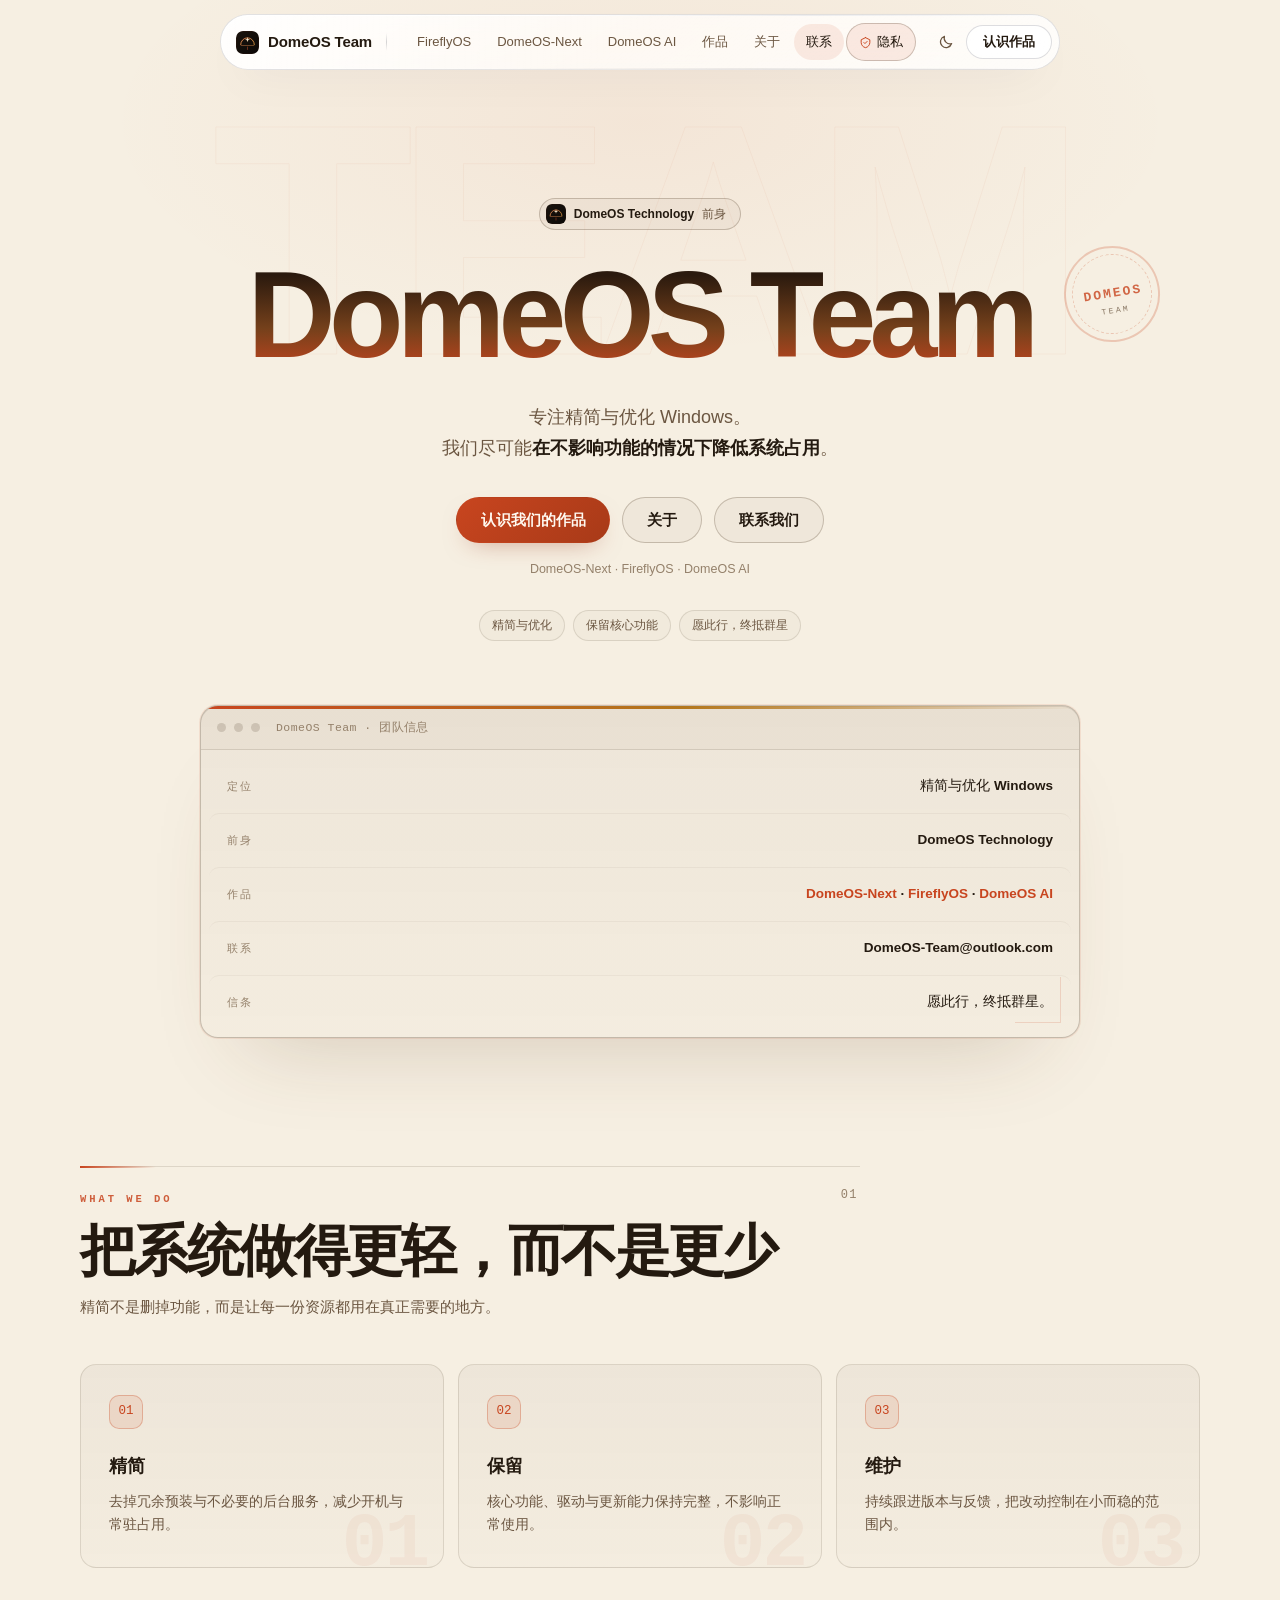
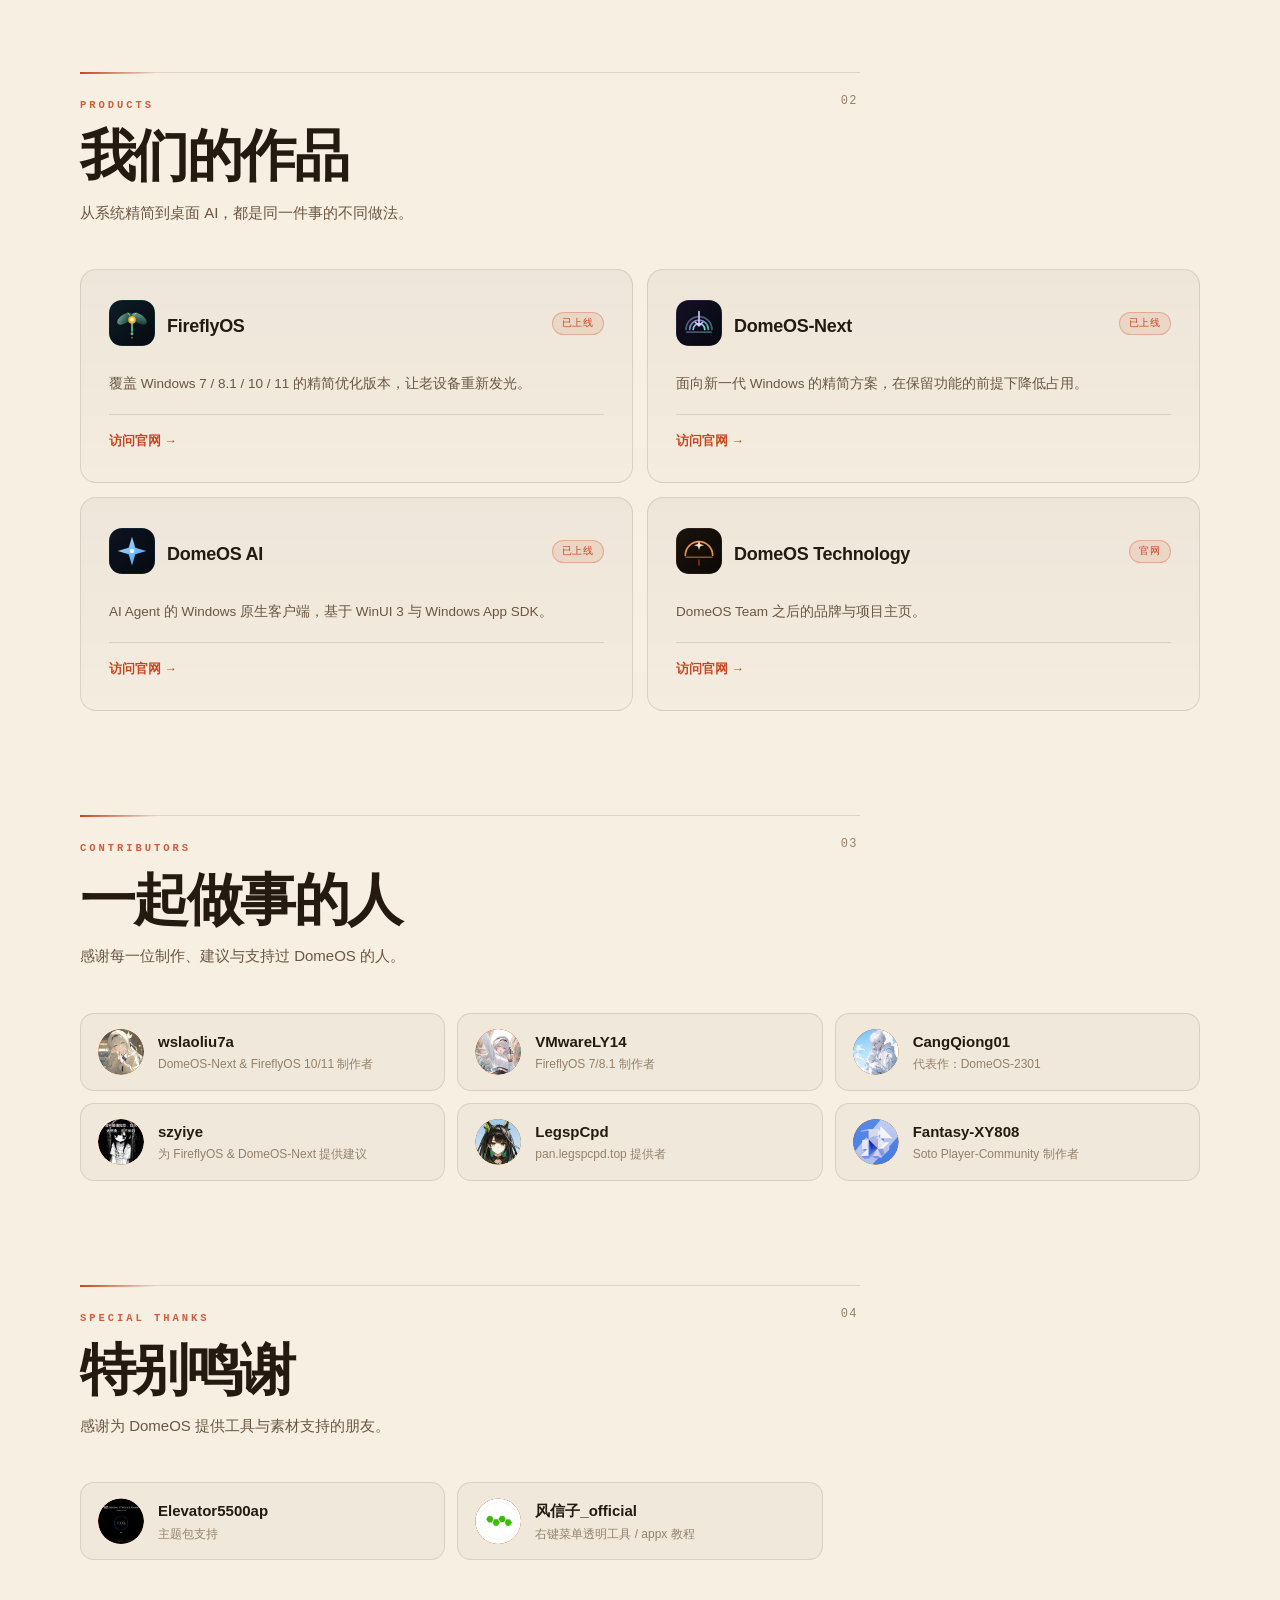
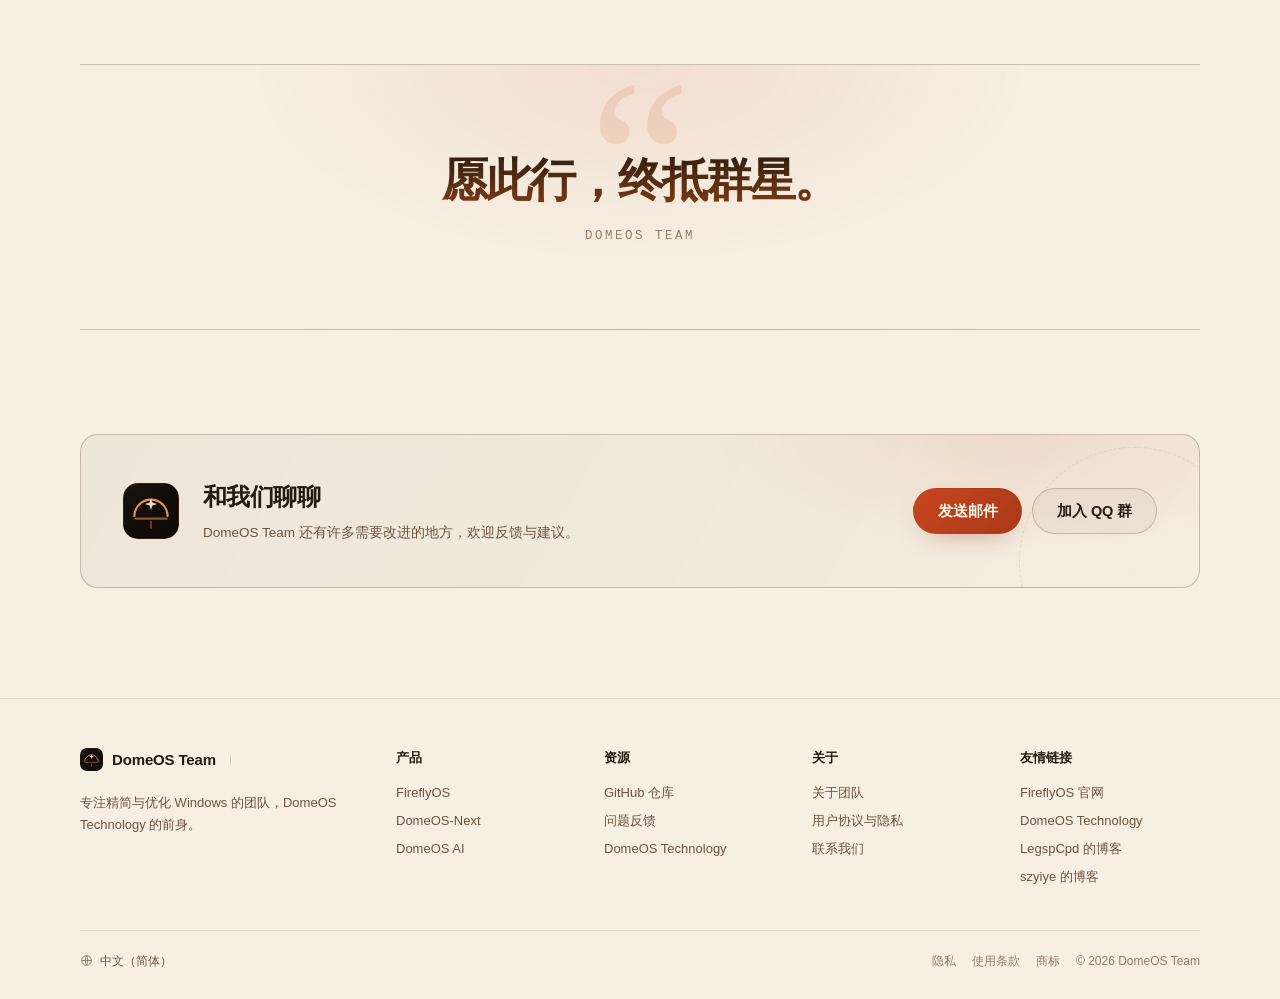
<file: index.html>
<!DOCTYPE html>
<html lang="zh-CN" data-color-mode="dark">
<head>
<meta charset="UTF-8" />
<meta name="viewport" content="width=device-width, initial-scale=1.0" />
<title>DomeOS Team — 专注精简与优化 Windows</title>
<meta name="description" content="DomeOS Team 是一个专注于精简与优化 Windows 的团队，是 DomeOS Technology 的前身，作品包括 DomeOS-Next、FireflyOS 与 DomeOS AI。" />
<meta name="theme-color" content="#0e0b08" id="themeColor" />
<meta name="color-scheme" content="dark light" />
<meta property="og:type" content="website" />
<meta property="og:title" content="DomeOS Team — 专注精简与优化 Windows" />
<meta property="og:description" content="我们尽可能在不影响功能的情况下降低 Windows 的占用。" />
<link rel="icon" href="assets/logo.svg" type="image/svg+xml" />
<script>
  (function () {
    try {
      var saved = localStorage.getItem('team-theme');
      var mode = saved === 'light' || saved === 'dark'
        ? saved
        : (window.matchMedia('(prefers-color-scheme: light)').matches ? 'light' : 'dark');
      document.documentElement.setAttribute('data-color-mode', mode);
    } catch (e) {}
  })();
</script>
<style>html{background:#0e0b08}html[data-color-mode="light"]{background:#f6efe2}</style>
<link rel="stylesheet" href="assets/style.css?v=11" />
<link rel="stylesheet" href="assets/theme.css?v=11" />
<link rel="stylesheet" href="assets/evolve.css?v=3" />
</head>
<body>

<div class="page-curtain" aria-hidden="true"></div>

<div class="bg-scene" aria-hidden="true">
  <span class="orb o1"></span>
  <span class="orb o2"></span>
</div>

<header class="site-header">
  <div class="nav-inner">
    <a class="brand" href="#" aria-label="DomeOS Team 首页">
      <img class="mark" src="assets/logo.svg" alt="" />
      <span>DomeOS Team</span>
    </a>
    <nav class="nav-links" id="navLinks" aria-label="主导航">
      <span class="nav-hover" aria-hidden="true"></span>
      <a href="https://liu7pro.github.io/FireflyOS/">FireflyOS</a>
      <a href="https://liu7pro.github.io/DomeOS-Next/">DomeOS-Next</a>
      <a href="https://liu7pro.github.io/">DomeOS AI</a>
      <a href="#products">作品</a>
      <a href="#people">关于</a>
      <a href="#contact">联系</a>
      <a class="nav-privacy" href="legal.html" aria-label="用户协议与隐私政策">
        <svg viewBox="0 0 24 24" fill="none" stroke="currentColor" stroke-width="1.8" stroke-linecap="round" stroke-linejoin="round"><path d="M12 3l8 4v5c0 4.5-3.4 8.6-8 9.5C7.4 20.6 4 16.5 4 12V7l8-4z" /><path d="m9 12 2 2 4-4" /></svg>
        隐私
      </a>
    </nav>
    <div class="nav-actions">
      <button class="theme-toggle" id="themeToggle" type="button" aria-label="切换深浅色模式" aria-pressed="false">
        <svg class="ic-sun" viewBox="0 0 24 24" fill="none" stroke="currentColor" stroke-width="1.8" stroke-linecap="round">
          <circle cx="12" cy="12" r="4.2" />
          <path d="M12 2.5v2M12 19.5v2M2.5 12h2M19.5 12h2M5.2 5.2l1.4 1.4M17.4 17.4l1.4 1.4M18.8 5.2l-1.4 1.4M6.6 17.4l-1.4 1.4" />
        </svg>
        <svg class="ic-moon" viewBox="0 0 24 24" fill="none" stroke="currentColor" stroke-width="1.8" stroke-linecap="round" stroke-linejoin="round">
          <path d="M20.5 14.3A8.6 8.6 0 0 1 9.7 3.5a8.6 8.6 0 1 0 10.8 10.8Z" />
        </svg>
      </button>
      <a class="btn btn-primary btn-sm" href="#products">认识作品</a>
      <button class="menu-toggle" id="menuToggle" type="button" aria-label="打开菜单" aria-expanded="false">
        <svg width="17" height="17" viewBox="0 0 24 24" fill="none" stroke="currentColor" stroke-width="2" stroke-linecap="round"><path d="M4 7h16M4 12h16M4 17h16"/></svg>
      </button>
    </div>
  </div>
</header>

<main>
  <section class="hero">
    <div class="container">
      <div class="hero-badge">
        <img src="assets/logo.svg" alt="" />
        <b>DomeOS Technology</b> 前身
      </div>
      <h1>DomeOS Team</h1>
      <span class="hero-seal" aria-hidden="true"><b>DomeOS</b><em>TEAM</em></span>
      <p class="lead">
        专注精简与优化 Windows。<br />
        我们尽可能<strong>在不影响功能的情况下降低系统占用</strong>。
      </p>
      <div class="hero-actions">
        <a class="btn btn-primary" href="#products">认识我们的作品</a>
        <a class="btn btn-ghost" href="#people">关于</a>
        <a class="btn btn-ghost" href="#contact">联系我们</a>
      </div>
      <p class="hero-note">DomeOS-Next · FireflyOS · DomeOS AI</p>

      <div class="hero-chips">
        <span>精简与优化</span>
        <span>保留核心功能</span>
        <span>愿此行，终抵群星</span>
      </div>

      <div class="showcase reveal">
        <div class="showcase-head">
          <span class="dot"></span><span class="dot"></span><span class="dot"></span>
          <span class="showcase-title">DomeOS Team · 团队信息</span>
        </div>
        <div class="showcase-body">
          <div class="spec-row"><span>定位</span><b>精简与优化 Windows</b></div>
          <div class="spec-row"><span>前身</span><b>DomeOS Technology</b></div>
          <div class="spec-row"><span>作品</span><b><em>DomeOS-Next</em> · <em>FireflyOS</em> · <em>DomeOS AI</em></b></div>
          <div class="spec-row"><span>联系</span><b>DomeOS-Team@outlook.com</b></div>
          <div class="spec-row"><span>信条</span><b>愿此行，终抵群星。</b></div>
        </div>
      </div>
    </div>
  </section>

  <section class="section" id="about">
    <div class="container">
      <div class="section-head reveal">
        <span class="eyebrow">What We Do</span>
        <h2 class="section-title">把系统做得更轻，而不是更少</h2>
        <p class="section-sub">精简不是删掉功能，而是让每一份资源都用在真正需要的地方。</p>
      </div>

      <div class="grid-3">
        <article class="card reveal">
          <span class="card-index">01</span>
          <h3>精简</h3>
          <p>去掉冗余预装与不必要的后台服务，减少开机与常驻占用。</p>
        </article>
        <article class="card reveal">
          <span class="card-index">02</span>
          <h3>保留</h3>
          <p>核心功能、驱动与更新能力保持完整，不影响正常使用。</p>
        </article>
        <article class="card reveal">
          <span class="card-index">03</span>
          <h3>维护</h3>
          <p>持续跟进版本与反馈，把改动控制在小而稳的范围内。</p>
        </article>
      </div>
    </div>
  </section>

  <section class="section" id="products">
    <div class="container">
      <div class="section-head reveal">
        <span class="eyebrow">Products</span>
        <h2 class="section-title">我们的作品</h2>
        <p class="section-sub">从系统精简到桌面 AI，都是同一件事的不同做法。</p>
      </div>

      <div class="grid-2">
        <article class="card product-card reveal">
          <div class="product-top">
            <img src="assets/fireflyos.svg" alt="" />
            <h3>FireflyOS</h3>
            <span class="state">已上线</span>
          </div>
          <p>覆盖 Windows 7 / 8.1 / 10 / 11 的精简优化版本，让老设备重新发光。</p>
          <a class="product-link" href="https://liu7pro.github.io/FireflyOS/">访问官网 →</a>
        </article>

        <article class="card product-card reveal">
          <div class="product-top">
            <img src="assets/domeos-next.svg" alt="" />
            <h3>DomeOS-Next</h3>
            <span class="state">已上线</span>
          </div>
          <p>面向新一代 Windows 的精简方案，在保留功能的前提下降低占用。</p>
          <a class="product-link" href="https://liu7pro.github.io/DomeOS-Next/">访问官网 →</a>
        </article>

        <article class="card product-card reveal">
          <div class="product-top">
            <img src="assets/domeos-ai.svg" alt="" />
            <h3>DomeOS AI</h3>
            <span class="state">已上线</span>
          </div>
          <p>AI Agent 的 Windows 原生客户端，基于 WinUI 3 与 Windows App SDK。</p>
          <a class="product-link" href="https://liu7pro.github.io/">访问官网 →</a>
        </article>

        <article class="card product-card reveal">
          <div class="product-top">
            <img src="assets/logo.svg" alt="" />
            <h3>DomeOS Technology</h3>
            <span class="state">官网</span>
          </div>
          <p>DomeOS Team 之后的品牌与项目主页。</p>
          <a class="product-link" href="https://cangqiong01.github.io/" target="_blank" rel="noopener">访问官网 →</a>
        </article>
      </div>
    </div>
  </section>

  <section class="section" id="people">
    <div class="container">
      <div class="section-head reveal">
        <span class="eyebrow">Contributors</span>
        <h2 class="section-title">一起做事的人</h2>
        <p class="section-sub">感谢每一位制作、建议与支持过 DomeOS 的人。</p>
      </div>

      <div class="members">
        <a class="member reveal" href="https://space.bilibili.com/1834614293" target="_blank" rel="noopener">
          <span class="avatar"><img src="assets/people/wslaoliu7a.jpg" alt="" /></span>
          <div><b>wslaoliu7a</b><span>DomeOS-Next &amp; FireflyOS 10/11 制作者</span></div>
        </a>
        <a class="member reveal" href="https://space.bilibili.com/1227511340" target="_blank" rel="noopener">
          <span class="avatar"><img src="assets/people/vmwarely14.jpg" alt="" /></span>
          <div><b>VMwareLY14</b><span>FireflyOS 7/8.1 制作者</span></div>
        </a>
        <a class="member reveal" href="https://space.bilibili.com/1995157657" target="_blank" rel="noopener">
          <span class="avatar"><img src="assets/people/cangqiong01.jpg" alt="" /></span>
          <div><b>CangQiong01</b><span>代表作：DomeOS-2301</span></div>
        </a>
        <a class="member reveal" href="https://space.bilibili.com/3493112219437191" target="_blank" rel="noopener">
          <span class="avatar"><img src="assets/people/szyiye.jpg" alt="" /></span>
          <div><b>szyiye</b><span>为 FireflyOS &amp; DomeOS-Next 提供建议</span></div>
        </a>
        <a class="member reveal" href="https://space.bilibili.com/1614911881" target="_blank" rel="noopener">
          <span class="avatar"><img src="assets/people/legspcpd.jpg" alt="" /></span>
          <div><b>LegspCpd</b><span>pan.legspcpd.top 提供者</span></div>
        </a>
        <a class="member reveal" href="https://github.com/Fantasy-XY808" target="_blank" rel="noopener">
          <span class="avatar"><img src="assets/people/fantasy-xy808.jpg" alt="" /></span>
          <div><b>Fantasy-XY808</b><span>Soto Player-Community 制作者</span></div>
        </a>
      </div>
    </div>
  </section>

  <section class="section" id="special-thanks">
    <div class="container">
      <div class="section-head reveal">
        <span class="eyebrow">Special Thanks</span>
        <h2 class="section-title">特别鸣谢</h2>
        <p class="section-sub">感谢为 DomeOS 提供工具与素材支持的朋友。</p>
      </div>

      <div class="members">
        <a class="member reveal" href="https://space.bilibili.com/449530793" target="_blank" rel="noopener">
          <span class="avatar"><img src="assets/people/elevator5500ap.jpg" alt="" /></span>
          <div><b>Elevator5500ap</b><span>主题包支持</span></div>
        </a>
        <a class="member reveal" href="https://space.bilibili.com/3494369573210315" target="_blank" rel="noopener">
          <span class="avatar"><img src="assets/people/fengxinzi.jpg" alt="" /></span>
          <div><b>风信子_official</b><span>右键菜单透明工具 / appx 教程</span></div>
        </a>
      </div>
    </div>
  </section>

  <section class="section">
    <div class="container">
      <div class="quote reveal">
        <p>愿此行，终抵群星。</p>
        <span>DomeOS Team</span>
      </div>
    </div>
  </section>

  <section class="section" id="contact">
    <div class="container">
      <div class="cta-panel reveal">
        <img src="assets/logo.svg" alt="" />
        <div class="cta-text">
          <h2>和我们聊聊</h2>
          <p>DomeOS Team 还有许多需要改进的地方，欢迎反馈与建议。</p>
        </div>
        <div class="cta-actions">
          <a class="btn btn-primary" href="mailto:DomeOS-Team@outlook.com">发送邮件</a>
          <a class="btn btn-ghost" href="https://qun.qq.com/universal-share/share?ac=1&amp;authKey=lsKOJb8erMGhbsJXod%2B0XTAJxQ8RF/%2BQDX3nmfKz8e3SiW0r%2B7hkaf/28XpO9nh5&amp;busi_data=eyJncm91cENvZGUiOiIxMDQ5NTQyNDIwIiwidG9rZW4iOiJ4a1FiQUh0Q21RVmZxanIxY2dqbWt4aGc0bFlTWHdSUWsyQXdObTZ2cWdiSGEwT052ZmpMKzJ1WmozRFE4NWJEIiwidWluIjoiMTEwMTA5MzIwMyJ9&amp;data=-XsAtAnDk5faXxqsnAo9xvDbPF-DuU3LQBIiDjzuflaYwJnzTMtLfC0toC08eZRQzPF8kByGo5tEKezTOdJegwe347--ObzlwH6d-yCqGNU&amp;svctype=5&amp;tempid=h5_group_info" target="_blank" rel="noopener">加入 QQ 群</a>
        </div>
      </div>
    </div>
  </section>
</main>

<footer class="site-footer">
  <div class="container footer-inner">
    <div class="footer-brand">
      <a class="brand" href="#">
        <img class="mark" src="assets/logo.svg" alt="" />
        <span>DomeOS Team</span>
      </a>
      <p>专注精简与优化 Windows 的团队，DomeOS Technology 的前身。</p>
    </div>
    <div class="footer-col">
      <h4>产品</h4>
      <a href="https://liu7pro.github.io/FireflyOS/">FireflyOS</a>
      <a href="https://liu7pro.github.io/DomeOS-Next/">DomeOS-Next</a>
      <a href="https://liu7pro.github.io/">DomeOS AI</a>
    </div>
    <div class="footer-col">
      <h4>资源</h4>
      <a href="https://github.com/liu7pro/DomeOS-Team" target="_blank" rel="noopener">GitHub 仓库</a>
      <a href="https://github.com/liu7pro/DomeOS-Team/issues" target="_blank" rel="noopener">问题反馈</a>
      <a href="https://cangqiong01.github.io/" target="_blank" rel="noopener">DomeOS Technology</a>
    </div>
    <div class="footer-col">
      <h4>关于</h4>
      <a href="about.html">关于团队</a>
      <a href="legal.html">用户协议与隐私</a>
      <a href="mailto:DomeOS-Team@outlook.com">联系我们</a>
    </div>
    <div class="footer-col">
      <h4>友情链接</h4>
      <a href="https://liu7pro.github.io/FireflyOS/">FireflyOS 官网</a>
      <a href="https://cangqiong01.github.io/" target="_blank" rel="noopener">DomeOS Technology</a>
      <a href="https://www.legspcpd.top/" target="_blank" rel="noopener">LegspCpd 的博客</a>
      <a href="https://blog.szyiye.cn" target="_blank" rel="noopener">szyiye 的博客</a>
    </div>
  </div>
  <div class="container footer-bottom">
    <a class="footer-lang" href="en/index.html">
      <svg viewBox="0 0 24 24" fill="none" stroke="currentColor" stroke-width="1.6"><circle cx="12" cy="12" r="9" /><path d="M3 12h18M12 3c2.5 2.6 2.5 15.4 0 18M12 3c-2.5 2.6-2.5 15.4 0 18" /></svg>
      中文（简体）
    </a>
    <div class="footer-legal">
      <a href="legal.html">隐私</a>
      <a href="legal.html">使用条款</a>
      <a href="about.html">商标</a>
      <a href="index.html">© <span id="year">2026</span> DomeOS Team</a>
    </div>
  </div>
</footer>

<script src="assets/main.js?v=12"></script>
</body>
</html>
</file>
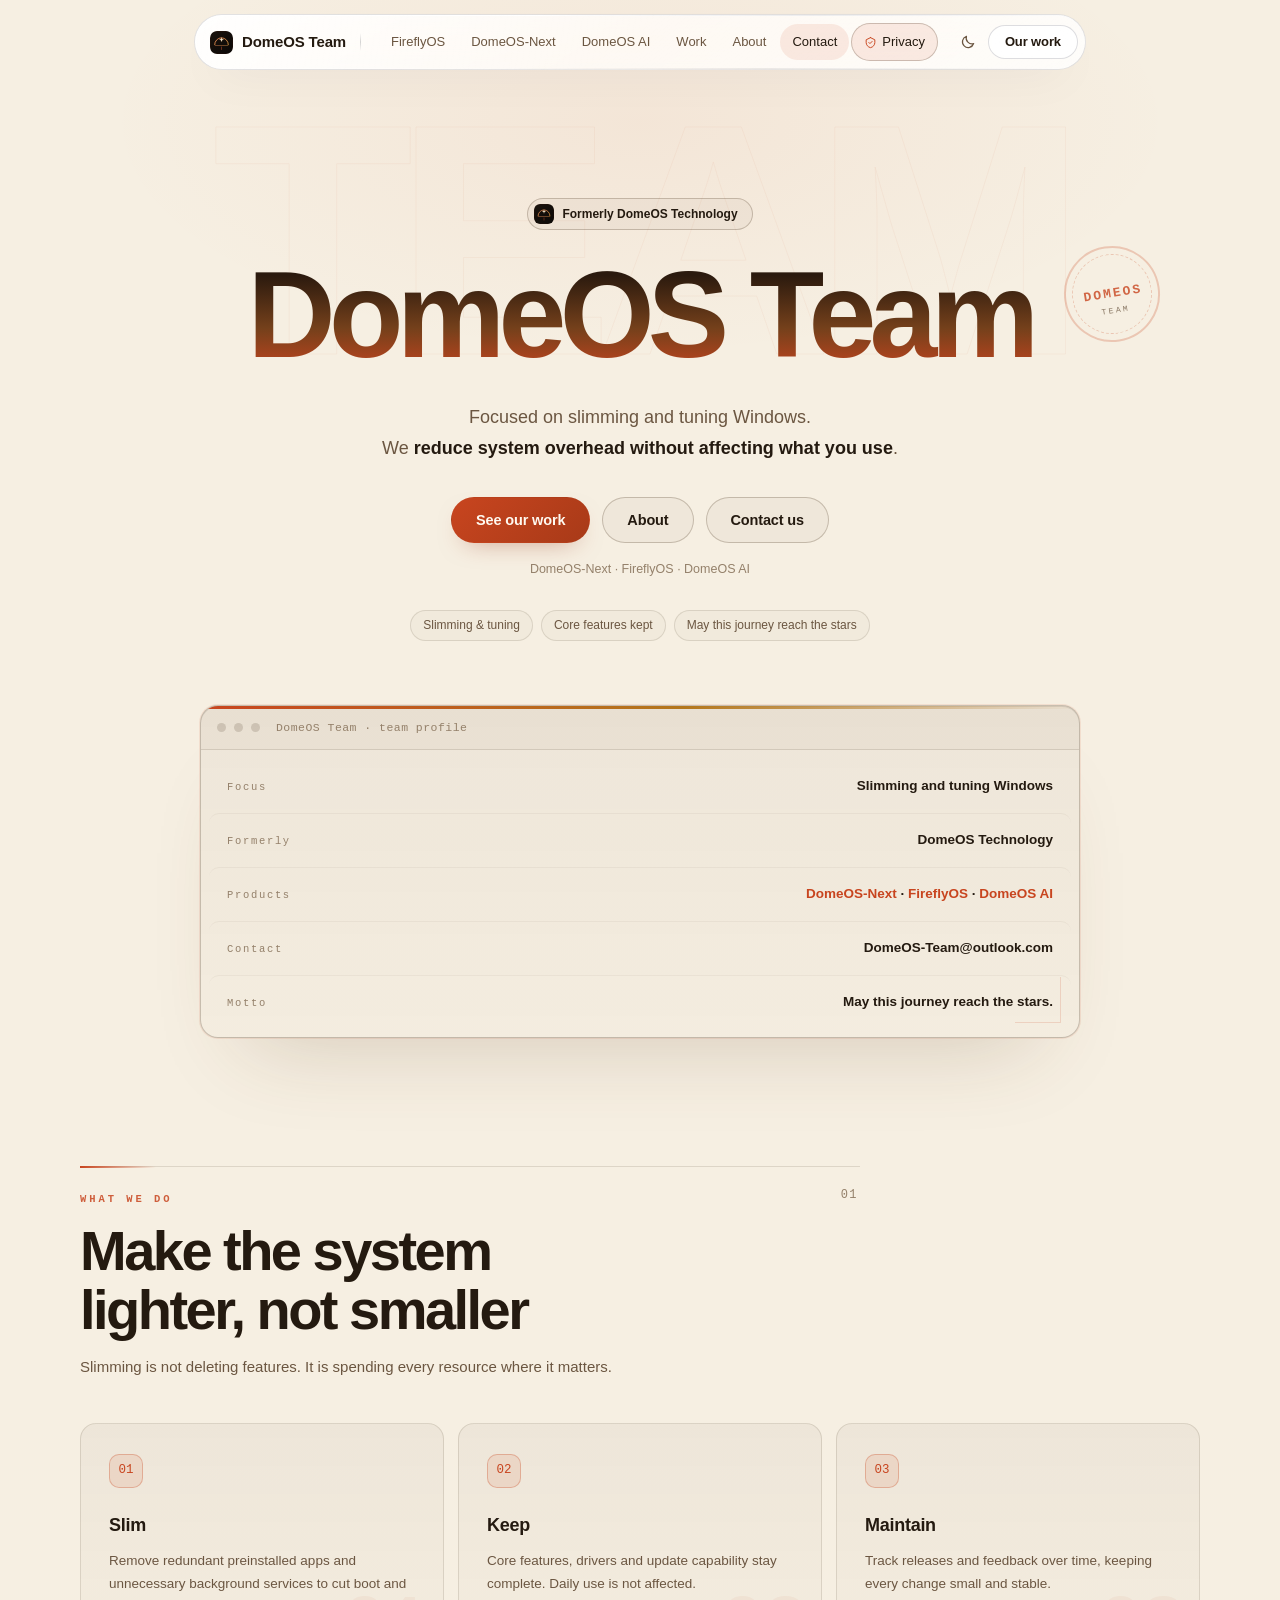
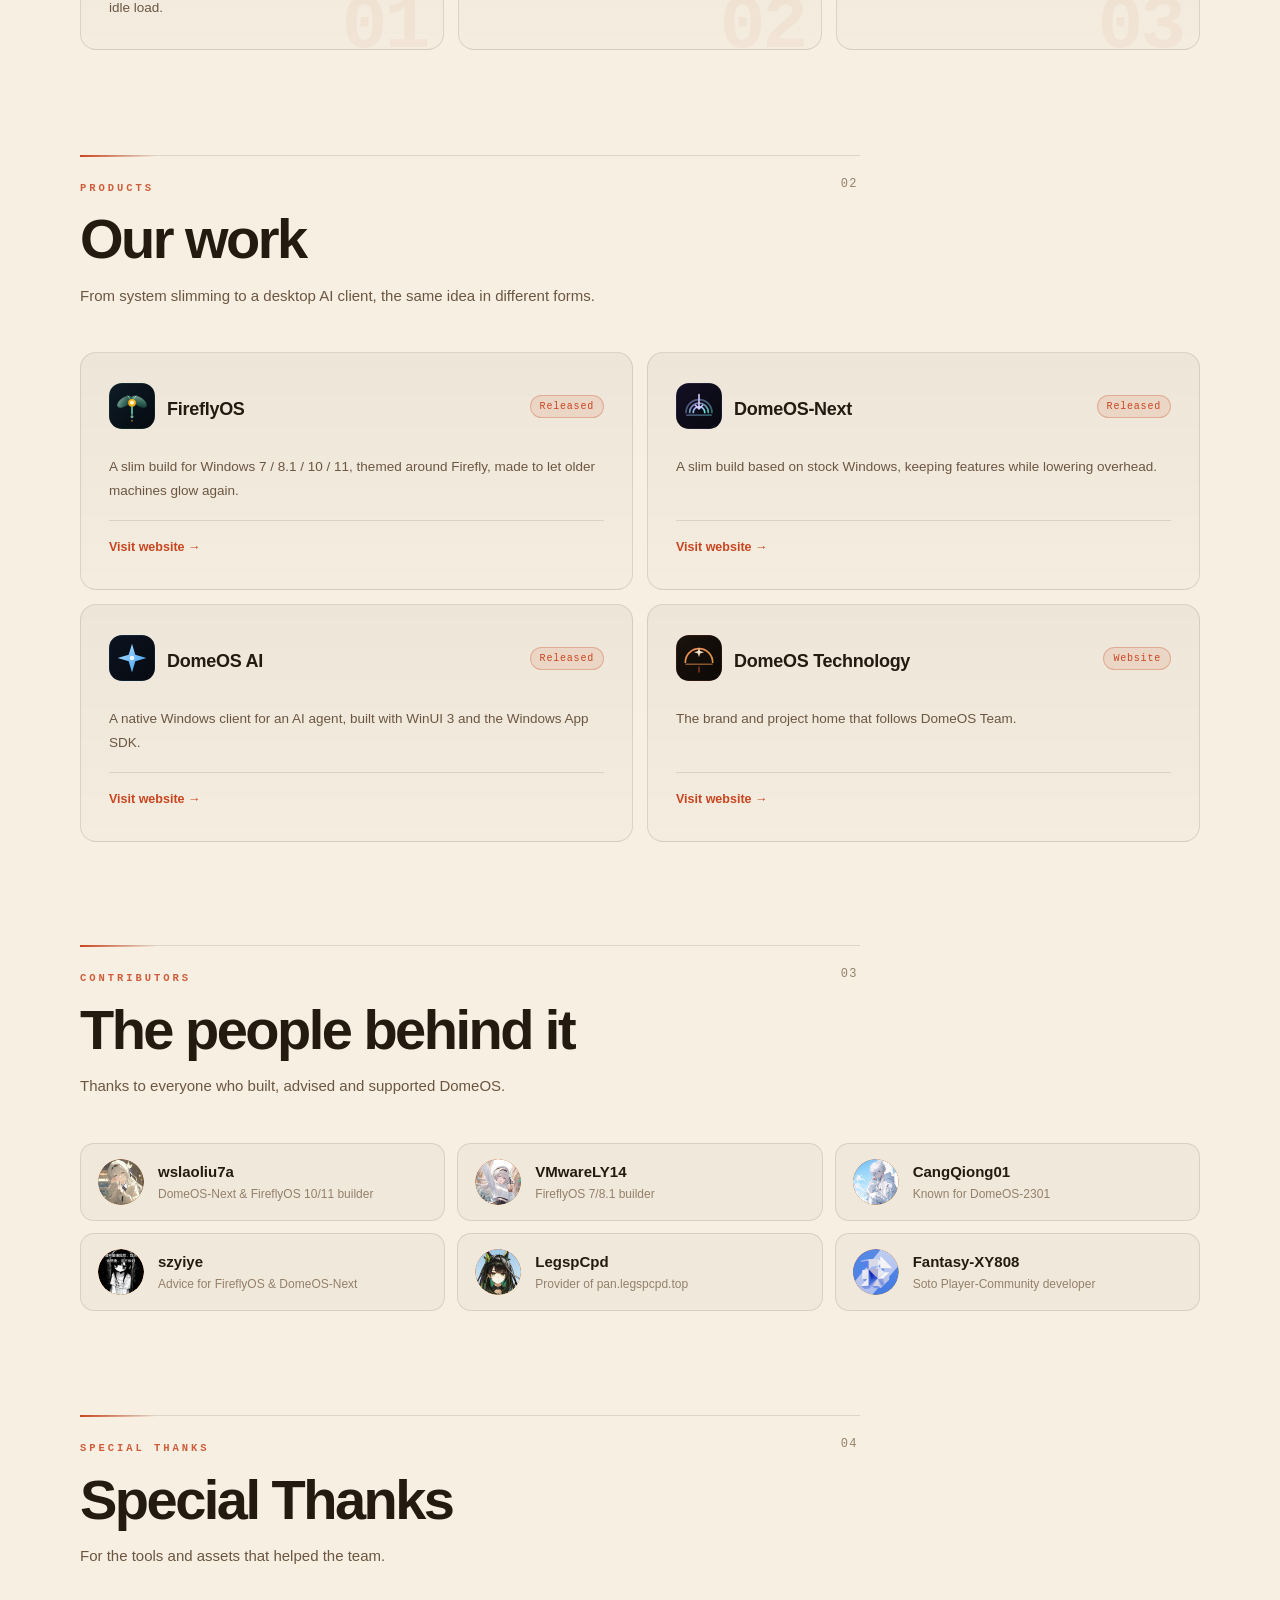
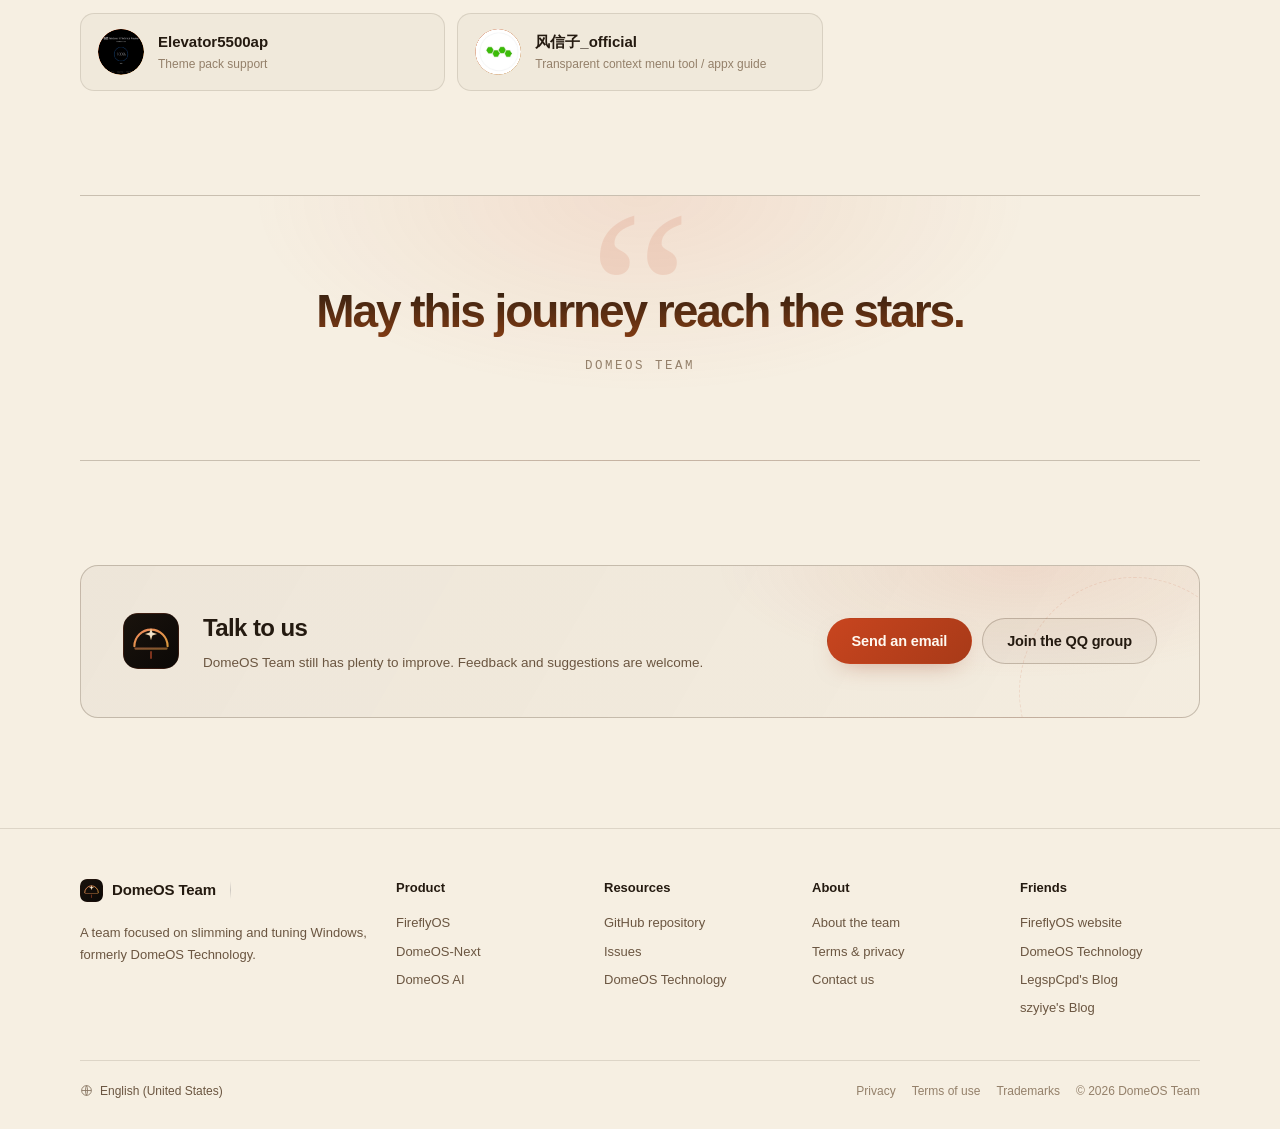
<file: en/index.html>
<!DOCTYPE html>
<html lang="en" data-color-mode="dark">
<head>
<meta charset="UTF-8" />
<meta name="viewport" content="width=device-width, initial-scale=1.0" />
<title>DomeOS Team — Slimming and tuning Windows</title>
<meta name="description" content="DomeOS Team focuses on slimming and tuning Windows. Formerly DomeOS Technology, the team builds DomeOS-Next, FireflyOS and DomeOS AI." />
<meta name="theme-color" content="#0e0b08" id="themeColor" />
<meta name="color-scheme" content="dark light" />
<meta property="og:type" content="website" />
<meta property="og:title" content="DomeOS Team — Slimming and tuning Windows" />
<meta property="og:description" content="We reduce Windows overhead without affecting what you use." />
<link rel="icon" href="../assets/logo.svg" type="image/svg+xml" />
<script>
  (function () {
    try {
      var saved = localStorage.getItem('team-theme');
      var mode = saved === 'light' || saved === 'dark'
        ? saved
        : (window.matchMedia('(prefers-color-scheme: light)').matches ? 'light' : 'dark');
      document.documentElement.setAttribute('data-color-mode', mode);
    } catch (e) {}
  })();
</script>
<style>html{background:#0e0b08}html[data-color-mode="light"]{background:#f6efe2}</style>
<link rel="stylesheet" href="../assets/style.css?v=11" />
<link rel="stylesheet" href="../assets/theme.css?v=11" />
<link rel="stylesheet" href="../assets/evolve.css?v=3" />
</head>
<body>

<div class="page-curtain" aria-hidden="true"></div>

<div class="bg-scene" aria-hidden="true">
  <span class="orb o1"></span>
  <span class="orb o2"></span>
</div>

<header class="site-header">
  <div class="nav-inner">
    <a class="brand" href="#" aria-label="DomeOS Team home">
      <img class="mark" src="../assets/logo.svg" alt="" />
      <span>DomeOS Team</span>
    </a>
    <nav class="nav-links" id="navLinks" aria-label="Main navigation">
      <span class="nav-hover" aria-hidden="true"></span>
      <a href="https://liu7pro.github.io/FireflyOS/">FireflyOS</a>
      <a href="https://liu7pro.github.io/DomeOS-Next/">DomeOS-Next</a>
      <a href="https://liu7pro.github.io/">DomeOS AI</a>
      <a href="#products">Work</a>
      <a href="#people">About</a>
      <a href="#contact">Contact</a>
      <a class="nav-privacy" href="../legal.html" aria-label="Terms and privacy policy">
        <svg viewBox="0 0 24 24" fill="none" stroke="currentColor" stroke-width="1.8" stroke-linecap="round" stroke-linejoin="round"><path d="M12 3l8 4v5c0 4.5-3.4 8.6-8 9.5C7.4 20.6 4 16.5 4 12V7l8-4z" /><path d="m9 12 2 2 4-4" /></svg>
        Privacy
      </a>
    </nav>
    <div class="nav-actions">
      <button class="theme-toggle" id="themeToggle" type="button" aria-label="Toggle light and dark mode" aria-pressed="false">
        <svg class="ic-sun" viewBox="0 0 24 24" fill="none" stroke="currentColor" stroke-width="1.8" stroke-linecap="round">
          <circle cx="12" cy="12" r="4.2" />
          <path d="M12 2.5v2M12 19.5v2M2.5 12h2M19.5 12h2M5.2 5.2l1.4 1.4M17.4 17.4l1.4 1.4M18.8 5.2l-1.4 1.4M6.6 17.4l-1.4 1.4" />
        </svg>
        <svg class="ic-moon" viewBox="0 0 24 24" fill="none" stroke="currentColor" stroke-width="1.8" stroke-linecap="round" stroke-linejoin="round">
          <path d="M20.5 14.3A8.6 8.6 0 0 1 9.7 3.5a8.6 8.6 0 1 0 10.8 10.8Z" />
        </svg>
      </button>
      <a class="btn btn-primary btn-sm" href="#products">Our work</a>
      <button class="menu-toggle" id="menuToggle" type="button" aria-label="Open menu" aria-expanded="false" aria-controls="navLinks">
        <svg width="17" height="17" viewBox="0 0 24 24" fill="none" stroke="currentColor" stroke-width="2" stroke-linecap="round"><path d="M4 7h16M4 12h16M4 17h16"/></svg>
      </button>
    </div>
  </div>
</header>

<main>
  <section class="hero">
    <div class="container">
      <div class="hero-badge">
        <img src="../assets/logo.svg" alt="" />
        <b>Formerly DomeOS Technology</b>
      </div>
      <h1>DomeOS Team</h1>
      <span class="hero-seal" aria-hidden="true"><b>DomeOS</b><em>TEAM</em></span>
      <p class="lead">
        Focused on slimming and tuning Windows.<br />
        We <strong>reduce system overhead without affecting what you use</strong>.
      </p>
      <div class="hero-actions">
        <a class="btn btn-primary" href="#products">See our work</a>
        <a class="btn btn-ghost" href="#people">About</a>
        <a class="btn btn-ghost" href="#contact">Contact us</a>
      </div>
      <p class="hero-note">DomeOS-Next · FireflyOS · DomeOS AI</p>

      <div class="hero-chips">
        <span>Slimming &amp; tuning</span>
        <span>Core features kept</span>
        <span>May this journey reach the stars</span>
      </div>

      <div class="showcase reveal">
        <div class="showcase-head">
          <span class="dot"></span><span class="dot"></span><span class="dot"></span>
          <span class="showcase-title">DomeOS Team · team profile</span>
        </div>
        <div class="showcase-body">
          <div class="spec-row"><span>Focus</span><b>Slimming and tuning Windows</b></div>
          <div class="spec-row"><span>Formerly</span><b>DomeOS Technology</b></div>
          <div class="spec-row"><span>Products</span><b><em>DomeOS-Next</em> · <em>FireflyOS</em> · <em>DomeOS AI</em></b></div>
          <div class="spec-row"><span>Contact</span><b>DomeOS-Team@outlook.com</b></div>
          <div class="spec-row"><span>Motto</span><b>May this journey reach the stars.</b></div>
        </div>
      </div>
    </div>
  </section>

  <section class="section" id="about">
    <div class="container">
      <div class="section-head reveal">
        <span class="eyebrow">What We Do</span>
        <h2 class="section-title">Make the system lighter, not smaller</h2>
        <p class="section-sub">Slimming is not deleting features. It is spending every resource where it matters.</p>
      </div>

      <div class="grid-3">
        <article class="card reveal">
          <span class="card-index">01</span>
          <h3>Slim</h3>
          <p>Remove redundant preinstalled apps and unnecessary background services to cut boot and idle load.</p>
        </article>
        <article class="card reveal">
          <span class="card-index">02</span>
          <h3>Keep</h3>
          <p>Core features, drivers and update capability stay complete. Daily use is not affected.</p>
        </article>
        <article class="card reveal">
          <span class="card-index">03</span>
          <h3>Maintain</h3>
          <p>Track releases and feedback over time, keeping every change small and stable.</p>
        </article>
      </div>
    </div>
  </section>

  <section class="section" id="products">
    <div class="container">
      <div class="section-head reveal">
        <span class="eyebrow">Products</span>
        <h2 class="section-title">Our work</h2>
        <p class="section-sub">From system slimming to a desktop AI client, the same idea in different forms.</p>
      </div>

      <div class="grid-2">
        <article class="card product-card reveal">
          <div class="product-top">
            <img src="../assets/fireflyos.svg" alt="" />
            <h3>FireflyOS</h3>
            <span class="state">Released</span>
          </div>
          <p>A slim build for Windows 7 / 8.1 / 10 / 11, themed around Firefly, made to let older machines glow again.</p>
          <a class="product-link" href="https://liu7pro.github.io/FireflyOS/">Visit website →</a>
        </article>

        <article class="card product-card reveal">
          <div class="product-top">
            <img src="../assets/domeos-next.svg" alt="" />
            <h3>DomeOS-Next</h3>
            <span class="state">Released</span>
          </div>
          <p>A slim build based on stock Windows, keeping features while lowering overhead.</p>
          <a class="product-link" href="https://liu7pro.github.io/DomeOS-Next/">Visit website →</a>
        </article>

        <article class="card product-card reveal">
          <div class="product-top">
            <img src="../assets/domeos-ai.svg" alt="" />
            <h3>DomeOS AI</h3>
            <span class="state">Released</span>
          </div>
          <p>A native Windows client for an AI agent, built with WinUI 3 and the Windows App SDK.</p>
          <a class="product-link" href="https://liu7pro.github.io/">Visit website →</a>
        </article>

        <article class="card product-card reveal">
          <div class="product-top">
            <img src="../assets/logo.svg" alt="" />
            <h3>DomeOS Technology</h3>
            <span class="state">Website</span>
          </div>
          <p>The brand and project home that follows DomeOS Team.</p>
          <a class="product-link" href="https://cangqiong01.github.io/" target="_blank" rel="noopener">Visit website →</a>
        </article>
      </div>
    </div>
  </section>

  <section class="section" id="people">
    <div class="container">
      <div class="section-head reveal">
        <span class="eyebrow">Contributors</span>
        <h2 class="section-title">The people behind it</h2>
        <p class="section-sub">Thanks to everyone who built, advised and supported DomeOS.</p>
      </div>

      <div class="members">
        <a class="member reveal" href="https://space.bilibili.com/1834614293" target="_blank" rel="noopener">
          <span class="avatar"><img src="../assets/people/wslaoliu7a.jpg" alt="" /></span>
          <div><b>wslaoliu7a</b><span>DomeOS-Next &amp; FireflyOS 10/11 builder</span></div>
        </a>
        <a class="member reveal" href="https://space.bilibili.com/1227511340" target="_blank" rel="noopener">
          <span class="avatar"><img src="../assets/people/vmwarely14.jpg" alt="" /></span>
          <div><b>VMwareLY14</b><span>FireflyOS 7/8.1 builder</span></div>
        </a>
        <a class="member reveal" href="https://space.bilibili.com/1995157657" target="_blank" rel="noopener">
          <span class="avatar"><img src="../assets/people/cangqiong01.jpg" alt="" /></span>
          <div><b>CangQiong01</b><span>Known for DomeOS-2301</span></div>
        </a>
        <a class="member reveal" href="https://space.bilibili.com/3493112219437191" target="_blank" rel="noopener">
          <span class="avatar"><img src="../assets/people/szyiye.jpg" alt="" /></span>
          <div><b>szyiye</b><span>Advice for FireflyOS &amp; DomeOS-Next</span></div>
        </a>
        <a class="member reveal" href="https://space.bilibili.com/1614911881" target="_blank" rel="noopener">
          <span class="avatar"><img src="../assets/people/legspcpd.jpg" alt="" /></span>
          <div><b>LegspCpd</b><span>Provider of pan.legspcpd.top</span></div>
        </a>
        <a class="member reveal" href="https://github.com/Fantasy-XY808" target="_blank" rel="noopener">
          <span class="avatar"><img src="../assets/people/fantasy-xy808.jpg" alt="" /></span>
          <div><b>Fantasy-XY808</b><span>Soto Player-Community developer</span></div>
        </a>
      </div>
    </div>
  </section>

  <section class="section" id="special-thanks">
    <div class="container">
      <div class="section-head reveal">
        <span class="eyebrow">Special Thanks</span>
        <h2 class="section-title">Special Thanks</h2>
        <p class="section-sub">For the tools and assets that helped the team.</p>
      </div>

      <div class="members">
        <a class="member reveal" href="https://space.bilibili.com/449530793" target="_blank" rel="noopener">
          <span class="avatar"><img src="../assets/people/elevator5500ap.jpg" alt="" /></span>
          <div><b>Elevator5500ap</b><span>Theme pack support</span></div>
        </a>
        <a class="member reveal" href="https://space.bilibili.com/3494369573210315" target="_blank" rel="noopener">
          <span class="avatar"><img src="../assets/people/fengxinzi.jpg" alt="" /></span>
          <div><b>风信子_official</b><span>Transparent context menu tool / appx guide</span></div>
        </a>
      </div>
    </div>
  </section>

  <section class="section">
    <div class="container">
      <div class="quote reveal">
        <p>May this journey reach the stars.</p>
        <span>DomeOS Team</span>
      </div>
    </div>
  </section>

  <section class="section" id="contact">
    <div class="container">
      <div class="cta-panel reveal">
        <img src="../assets/logo.svg" alt="" />
        <div class="cta-text">
          <h2>Talk to us</h2>
          <p>DomeOS Team still has plenty to improve. Feedback and suggestions are welcome.</p>
        </div>
        <div class="cta-actions">
          <a class="btn btn-primary" href="mailto:DomeOS-Team@outlook.com">Send an email</a>
          <a class="btn btn-ghost" href="https://qun.qq.com/universal-share/share?ac=1&amp;authKey=lsKOJb8erMGhbsJXod%2B0XTAJxQ8RF/%2BQDX3nmfKz8e3SiW0r%2B7hkaf/28XpO9nh5&amp;busi_data=eyJncm91cENvZGUiOiIxMDQ5NTQyNDIwIiwidG9rZW4iOiJ4a1FiQUh0Q21RVmZxanIxY2dqbWt4aGc0bFlTWHdSUWsyQXdObTZ2cWdiSGEwT052ZmpMKzJ1WmozRFE4NWJEIiwidWluIjoiMTEwMTA5MzIwMyJ9&amp;data=-XsAtAnDk5faXxqsnAo9xvDbPF-DuU3LQBIiDjzuflaYwJnzTMtLfC0toC08eZRQzPF8kByGo5tEKezTOdJegwe347--ObzlwH6d-yCqGNU&amp;svctype=5&amp;tempid=h5_group_info" target="_blank" rel="noopener">Join the QQ group</a>
        </div>
      </div>
    </div>
  </section>
</main>

<footer class="site-footer">
  <div class="container footer-inner">
    <div class="footer-brand">
      <a class="brand" href="#">
        <img class="mark" src="../assets/logo.svg" alt="" />
        <span>DomeOS Team</span>
      </a>
      <p>A team focused on slimming and tuning Windows, formerly DomeOS Technology.</p>
    </div>
    <div class="footer-col">
      <h4>Product</h4>
      <a href="https://liu7pro.github.io/FireflyOS/">FireflyOS</a>
      <a href="https://liu7pro.github.io/DomeOS-Next/">DomeOS-Next</a>
      <a href="https://liu7pro.github.io/">DomeOS AI</a>
    </div>
    <div class="footer-col">
      <h4>Resources</h4>
      <a href="https://github.com/liu7pro/DomeOS-Team" target="_blank" rel="noopener">GitHub repository</a>
      <a href="https://github.com/liu7pro/DomeOS-Team/issues" target="_blank" rel="noopener">Issues</a>
      <a href="https://cangqiong01.github.io/" target="_blank" rel="noopener">DomeOS Technology</a>
    </div>
    <div class="footer-col">
      <h4>About</h4>
      <a href="about.html">About the team</a>
      <a href="../legal.html">Terms &amp; privacy</a>
      <a href="mailto:DomeOS-Team@outlook.com">Contact us</a>
    </div>
    <div class="footer-col">
      <h4>Friends</h4>
      <a href="https://liu7pro.github.io/FireflyOS/">FireflyOS website</a>
      <a href="https://cangqiong01.github.io/" target="_blank" rel="noopener">DomeOS Technology</a>
      <a href="https://www.legspcpd.top/" target="_blank" rel="noopener">LegspCpd's Blog</a>
      <a href="https://blog.szyiye.cn" target="_blank" rel="noopener">szyiye's Blog</a>
    </div>
  </div>
  <div class="container footer-bottom">
    <a class="footer-lang" href="../index.html">
      <svg viewBox="0 0 24 24" fill="none" stroke="currentColor" stroke-width="1.6"><circle cx="12" cy="12" r="9" /><path d="M3 12h18M12 3c2.5 2.6 2.5 15.4 0 18M12 3c-2.5 2.6-2.5 15.4 0 18" /></svg>
      English (United States)
    </a>
    <div class="footer-legal">
      <a href="../legal.html">Privacy</a>
      <a href="../legal.html">Terms of use</a>
      <a href="about.html">Trademarks</a>
      <a href="https://liu7pro.github.io/DomeOS-Team/">© <span id="year">2026</span> DomeOS Team</a>
    </div>
  </div>
</footer>

<script src="../assets/main.js?v=12"></script>
</body>
</html>
</file>
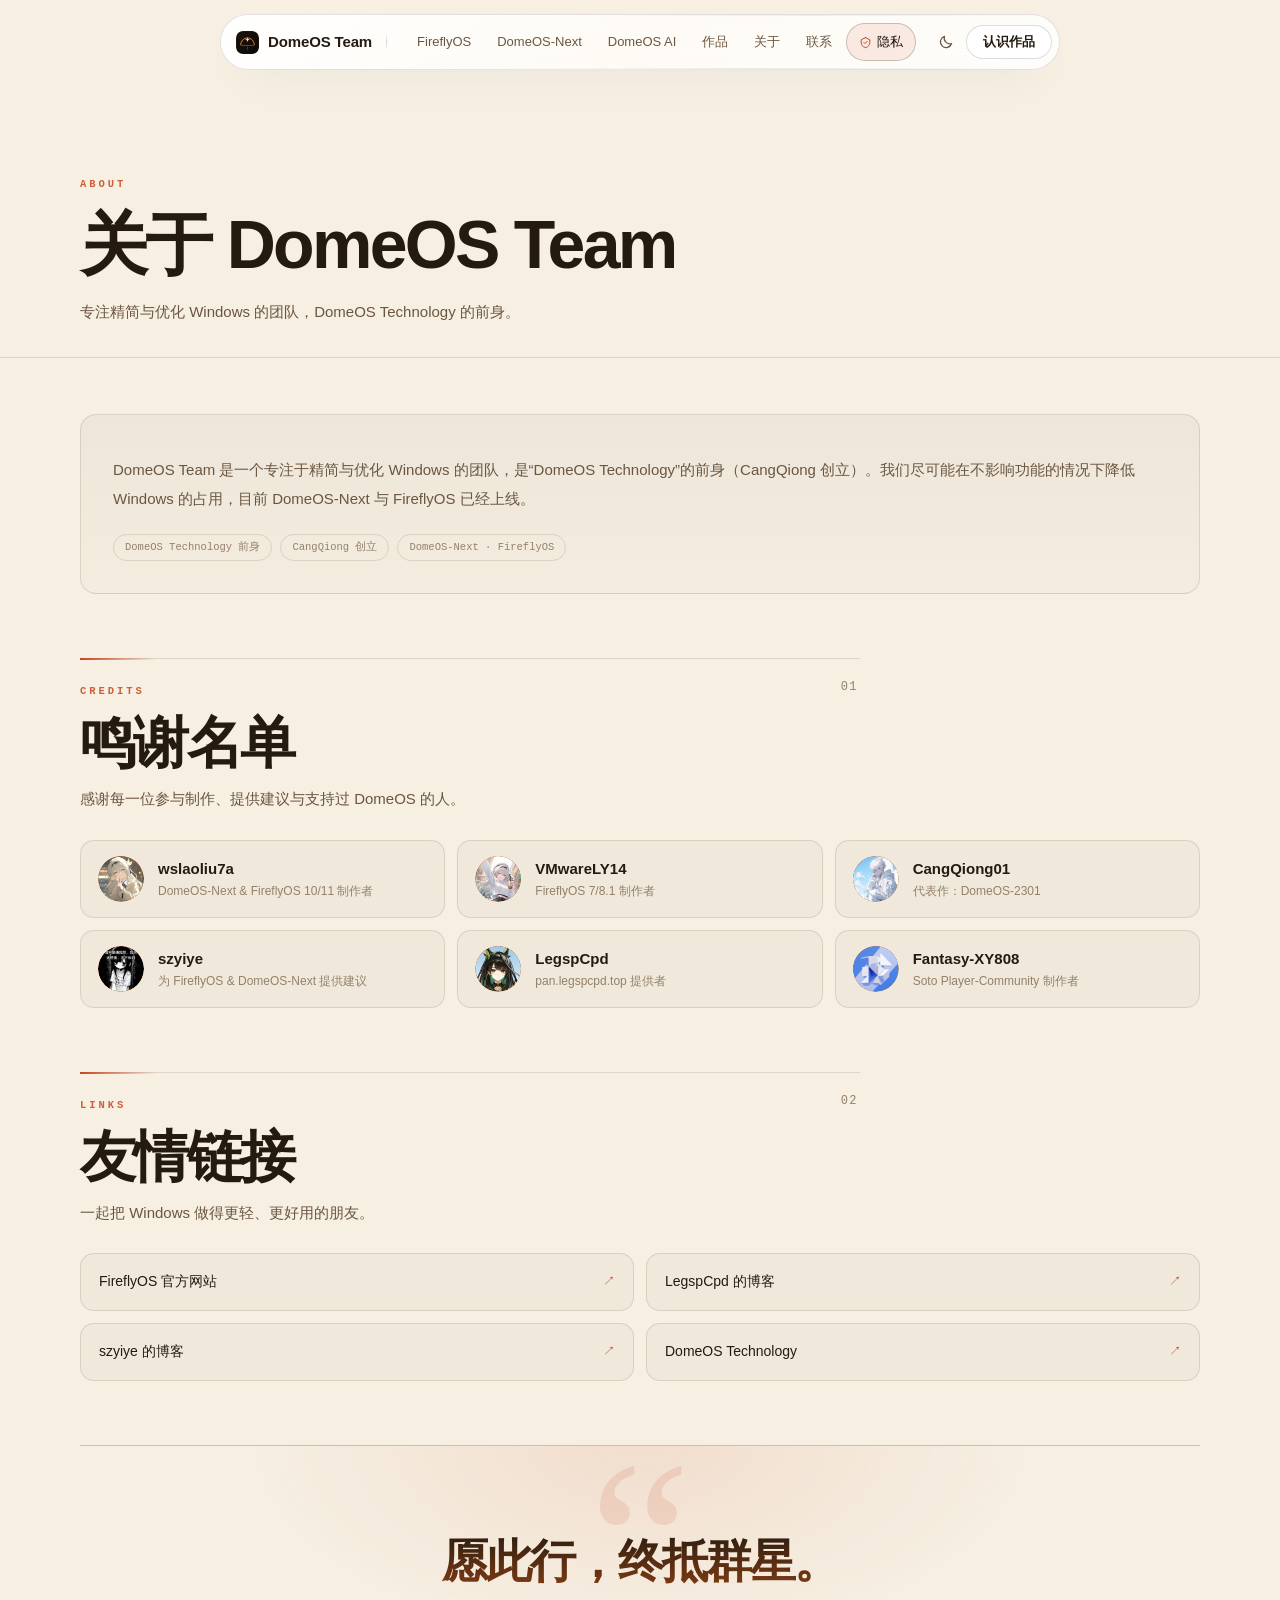
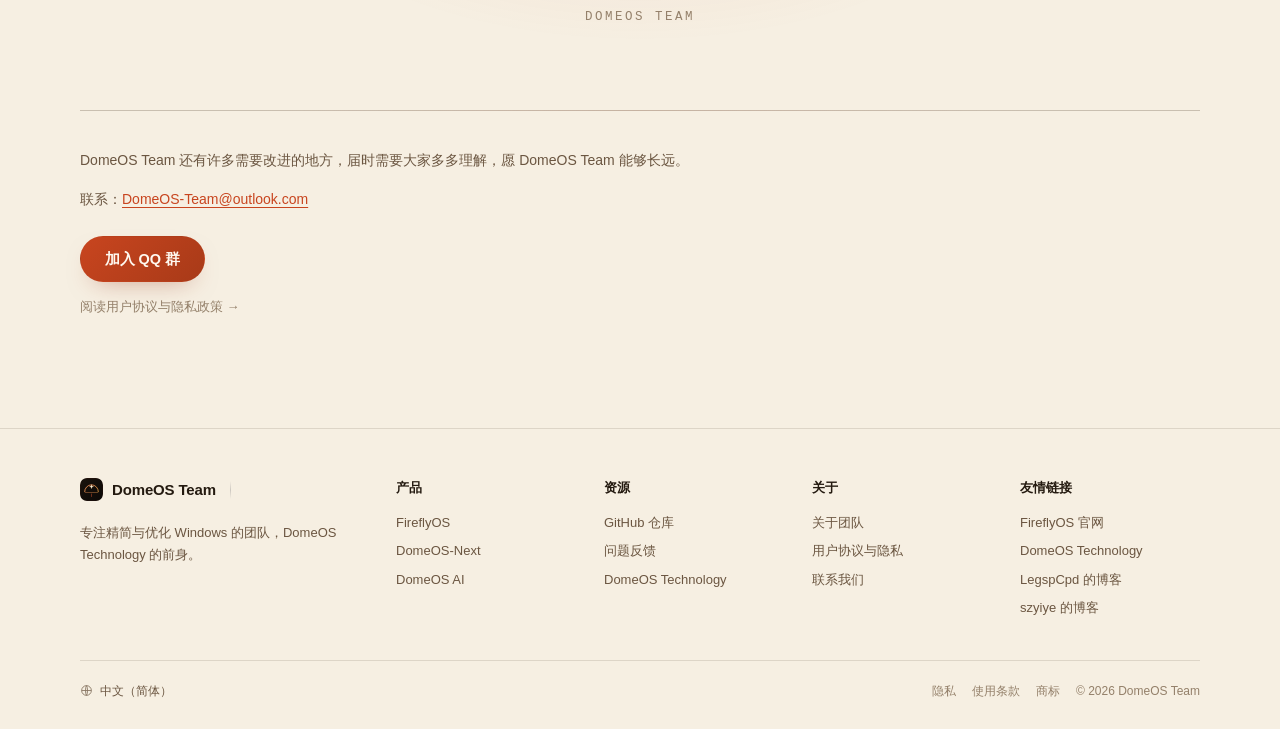
<file: about.html>
<!DOCTYPE html>
<html lang="zh-CN" data-color-mode="dark">
<head>
<meta charset="UTF-8" />
<meta name="viewport" content="width=device-width, initial-scale=1.0" />
<title>关于 DomeOS Team — DomeOS Team</title>
<meta name="description" content="DomeOS Team 是一个专注于精简与优化 Windows 的团队，是 DomeOS Technology 的前身，目前有 DomeOS-Next 与 FireflyOS 已上线。" />
<meta name="theme-color" content="#0e0b08" id="themeColor" />
<meta name="color-scheme" content="dark light" />
<meta property="og:type" content="website" />
<meta property="og:title" content="关于 DomeOS Team" />
<meta property="og:description" content="专注精简与优化 Windows 的团队，DomeOS Technology 的前身。" />
<link rel="icon" href="assets/logo.svg" type="image/svg+xml" />
<script>
  (function () {
    try {
      var saved = localStorage.getItem('team-theme');
      var mode = saved === 'light' || saved === 'dark'
        ? saved
        : (window.matchMedia('(prefers-color-scheme: light)').matches ? 'light' : 'dark');
      document.documentElement.setAttribute('data-color-mode', mode);
    } catch (e) {}
  })();
</script>
<style>html{background:#0e0b08}html[data-color-mode="light"]{background:#f6efe2}</style>
<link rel="stylesheet" href="assets/style.css?v=11" />
<link rel="stylesheet" href="assets/theme.css?v=11" />
<link rel="stylesheet" href="assets/evolve.css?v=3" />
</head>
<body>

<div class="page-curtain" aria-hidden="true"></div>

<div class="bg-scene" aria-hidden="true">
  <span class="orb o1"></span>
  <span class="orb o2"></span>
</div>

<header class="site-header">
  <div class="nav-inner">
    <a class="brand" href="index.html" aria-label="DomeOS Team 首页">
      <img class="mark" src="assets/logo.svg" alt="" />
      <span>DomeOS Team</span>
    </a>
    <nav class="nav-links" id="navLinks" aria-label="主导航">
      <span class="nav-hover" aria-hidden="true"></span>
      <a href="https://liu7pro.github.io/FireflyOS/">FireflyOS</a>
      <a href="https://liu7pro.github.io/DomeOS-Next/">DomeOS-Next</a>
      <a href="https://liu7pro.github.io/">DomeOS AI</a>
      <a href="index.html#products">作品</a>
      <a href="about.html">关于</a>
      <a href="index.html#contact">联系</a>
      <a class="nav-privacy" href="legal.html" aria-label="用户协议与隐私政策">
        <svg viewBox="0 0 24 24" fill="none" stroke="currentColor" stroke-width="1.8" stroke-linecap="round" stroke-linejoin="round"><path d="M12 3l8 4v5c0 4.5-3.4 8.6-8 9.5C7.4 20.6 4 16.5 4 12V7l8-4z" /><path d="m9 12 2 2 4-4" /></svg>
        隐私
      </a>
    </nav>
    <div class="nav-actions">
      <button class="theme-toggle" id="themeToggle" type="button" aria-label="切换深浅色模式" aria-pressed="false">
        <svg class="ic-sun" viewBox="0 0 24 24" fill="none" stroke="currentColor" stroke-width="1.8" stroke-linecap="round">
          <circle cx="12" cy="12" r="4.2" />
          <path d="M12 2.5v2M12 19.5v2M2.5 12h2M19.5 12h2M5.2 5.2l1.4 1.4M17.4 17.4l1.4 1.4M18.8 5.2l-1.4 1.4M6.6 17.4l-1.4 1.4" />
        </svg>
        <svg class="ic-moon" viewBox="0 0 24 24" fill="none" stroke="currentColor" stroke-width="1.8" stroke-linecap="round" stroke-linejoin="round">
          <path d="M20.5 14.3A8.6 8.6 0 0 1 9.7 3.5a8.6 8.6 0 1 0 10.8 10.8Z" />
        </svg>
      </button>
      <a class="btn btn-primary btn-sm" href="index.html#products">认识作品</a>
      <button class="menu-toggle" id="menuToggle" type="button" aria-label="打开菜单" aria-expanded="false" aria-controls="navLinks">
        <svg width="17" height="17" viewBox="0 0 24 24" fill="none" stroke="currentColor" stroke-width="2" stroke-linecap="round"><path d="M4 7h16M4 12h16M4 17h16"/></svg>
      </button>
    </div>
  </div>
</header>

<main>
  <section class="legal-hero about-hero">
    <div class="container">
      <span class="eyebrow">About</span>
      <h1>关于 DomeOS Team</h1>
      <p>专注精简与优化 Windows 的团队，DomeOS Technology 的前身。</p>
    </div>
  </section>

  <section class="about-body">
    <div class="container">
      <div class="card about-intro reveal">
        <p>DomeOS Team 是一个专注于精简与优化 Windows 的团队，是“DomeOS Technology”的前身（CangQiong 创立）。我们尽可能在不影响功能的情况下降低 Windows 的占用，目前 DomeOS-Next 与 FireflyOS 已经上线。</p>
        <div class="about-meta">
          <span>DomeOS Technology 前身</span>
          <span>CangQiong 创立</span>
          <span>DomeOS-Next · FireflyOS</span>
        </div>
      </div>

      <div class="section-head reveal">
        <span class="eyebrow">Credits</span>
        <h2 class="section-title">鸣谢名单</h2>
        <p class="section-sub">感谢每一位参与制作、提供建议与支持过 DomeOS 的人。</p>
      </div>
      <div class="members">
        <a class="member reveal" href="https://space.bilibili.com/1834614293" target="_blank" rel="noopener">
          <span class="avatar"><img src="assets/people/wslaoliu7a.jpg" alt="" /></span>
          <div><b>wslaoliu7a</b><span>DomeOS-Next &amp; FireflyOS 10/11 制作者</span></div>
        </a>
        <a class="member reveal" href="https://space.bilibili.com/1227511340" target="_blank" rel="noopener">
          <span class="avatar"><img src="assets/people/vmwarely14.jpg" alt="" /></span>
          <div><b>VMwareLY14</b><span>FireflyOS 7/8.1 制作者</span></div>
        </a>
        <a class="member reveal" href="https://space.bilibili.com/1995157657" target="_blank" rel="noopener">
          <span class="avatar"><img src="assets/people/cangqiong01.jpg" alt="" /></span>
          <div><b>CangQiong01</b><span>代表作：DomeOS-2301</span></div>
        </a>
        <a class="member reveal" href="https://space.bilibili.com/3493112219437191" target="_blank" rel="noopener">
          <span class="avatar"><img src="assets/people/szyiye.jpg" alt="" /></span>
          <div><b>szyiye</b><span>为 FireflyOS &amp; DomeOS-Next 提供建议</span></div>
        </a>
        <a class="member reveal" href="https://space.bilibili.com/1614911881" target="_blank" rel="noopener">
          <span class="avatar"><img src="assets/people/legspcpd.jpg" alt="" /></span>
          <div><b>LegspCpd</b><span>pan.legspcpd.top 提供者</span></div>
        </a>
        <a class="member reveal" href="https://github.com/Fantasy-XY808" target="_blank" rel="noopener">
          <span class="avatar"><img src="assets/people/fantasy-xy808.jpg" alt="" /></span>
          <div><b>Fantasy-XY808</b><span>Soto Player-Community 制作者</span></div>
        </a>
      </div>

      <div class="section-head reveal">
        <span class="eyebrow">Links</span>
        <h2 class="section-title">友情链接</h2>
        <p class="section-sub">一起把 Windows 做得更轻、更好用的朋友。</p>
      </div>
      <div class="link-grid reveal">
        <a href="https://liu7pro.github.io/FireflyOS/" target="_blank" rel="noopener">FireflyOS 官方网站</a>
        <a href="https://www.legspcpd.top/" target="_blank" rel="noopener">LegspCpd 的博客</a>
        <a href="https://blog.szyiye.cn" target="_blank" rel="noopener">szyiye 的博客</a>
        <a href="https://cangqiong01.github.io/" target="_blank" rel="noopener">DomeOS Technology</a>
      </div>

      <div class="quote reveal">
        <p>愿此行，终抵群星。</p>
        <span>DomeOS Team</span>
      </div>

      <div class="about-contact-block">
        <p class="about-contact">DomeOS Team 还有许多需要改进的地方，届时需要大家多多理解，愿 DomeOS Team 能够长远。</p>
        <p class="about-contact">联系：<a href="mailto:DomeOS-Team@outlook.com">DomeOS-Team@outlook.com</a></p>
        <p class="about-join">
          <a class="btn btn-primary" href="https://qun.qq.com/universal-share/share?ac=1&amp;authKey=lsKOJb8erMGhbsJXod%2B0XTAJxQ8RF/%2BQDX3nmfKz8e3SiW0r%2B7hkaf/28XpO9nh5&amp;busi_data=eyJncm91cENvZGUiOiIxMDQ5NTQyNDIwIiwidG9rZW4iOiJ4a1FiQUh0Q21RVmZxanIxY2dqbWt4aGc0bFlTWHdSUWsyQXdObTZ2cWdiSGEwT052ZmpMKzJ1WmozRFE4NWJEIiwidWluIjoiMTEwMTA5MzIwMyJ9&amp;data=-XsAtAnDk5faXxqsnAo9xvDbPF-DuU3LQBIiDjzuflaYwJnzTMtLfC0toC08eZRQzPF8kByGo5tEKezTOdJegwe347--ObzlwH6d-yCqGNU&amp;svctype=5&amp;tempid=h5_group_info" target="_blank" rel="noopener">加入 QQ 群</a>
        </p>
        <p class="about-legal"><a href="legal.html">阅读用户协议与隐私政策 →</a></p>
      </div>
    </div>
  </section>
</main>

<footer class="site-footer">
  <div class="container footer-inner">
    <div class="footer-brand">
      <a class="brand" href="index.html">
        <img class="mark" src="assets/logo.svg" alt="" />
        <span>DomeOS Team</span>
      </a>
      <p>专注精简与优化 Windows 的团队，DomeOS Technology 的前身。</p>
    </div>
    <div class="footer-col">
      <h4>产品</h4>
      <a href="https://liu7pro.github.io/FireflyOS/">FireflyOS</a>
      <a href="https://liu7pro.github.io/DomeOS-Next/">DomeOS-Next</a>
      <a href="https://liu7pro.github.io/">DomeOS AI</a>
    </div>
    <div class="footer-col">
      <h4>资源</h4>
      <a href="https://github.com/liu7pro/DomeOS-Team" target="_blank" rel="noopener">GitHub 仓库</a>
      <a href="https://github.com/liu7pro/DomeOS-Team/issues" target="_blank" rel="noopener">问题反馈</a>
      <a href="https://cangqiong01.github.io/" target="_blank" rel="noopener">DomeOS Technology</a>
    </div>
    <div class="footer-col">
      <h4>关于</h4>
      <a href="about.html">关于团队</a>
      <a href="legal.html">用户协议与隐私</a>
      <a href="mailto:DomeOS-Team@outlook.com">联系我们</a>
    </div>
    <div class="footer-col">
      <h4>友情链接</h4>
      <a href="https://liu7pro.github.io/FireflyOS/">FireflyOS 官网</a>
      <a href="https://cangqiong01.github.io/" target="_blank" rel="noopener">DomeOS Technology</a>
      <a href="https://www.legspcpd.top/" target="_blank" rel="noopener">LegspCpd 的博客</a>
      <a href="https://blog.szyiye.cn" target="_blank" rel="noopener">szyiye 的博客</a>
    </div>
  </div>
  <div class="container footer-bottom">
    <a class="footer-lang" href="en/about.html">
      <svg viewBox="0 0 24 24" fill="none" stroke="currentColor" stroke-width="1.6"><circle cx="12" cy="12" r="9" /><path d="M3 12h18M12 3c2.5 2.6 2.5 15.4 0 18M12 3c-2.5 2.6-2.5 15.4 0 18" /></svg>
      中文（简体）
    </a>
    <div class="footer-legal">
      <a href="legal.html">隐私</a>
      <a href="legal.html">使用条款</a>
      <a href="about.html">商标</a>
      <a href="index.html">© <span id="year">2026</span> DomeOS Team</a>
    </div>
  </div>
</footer>

<script src="assets/main.js?v=12"></script>
</body>
</html>
</file>
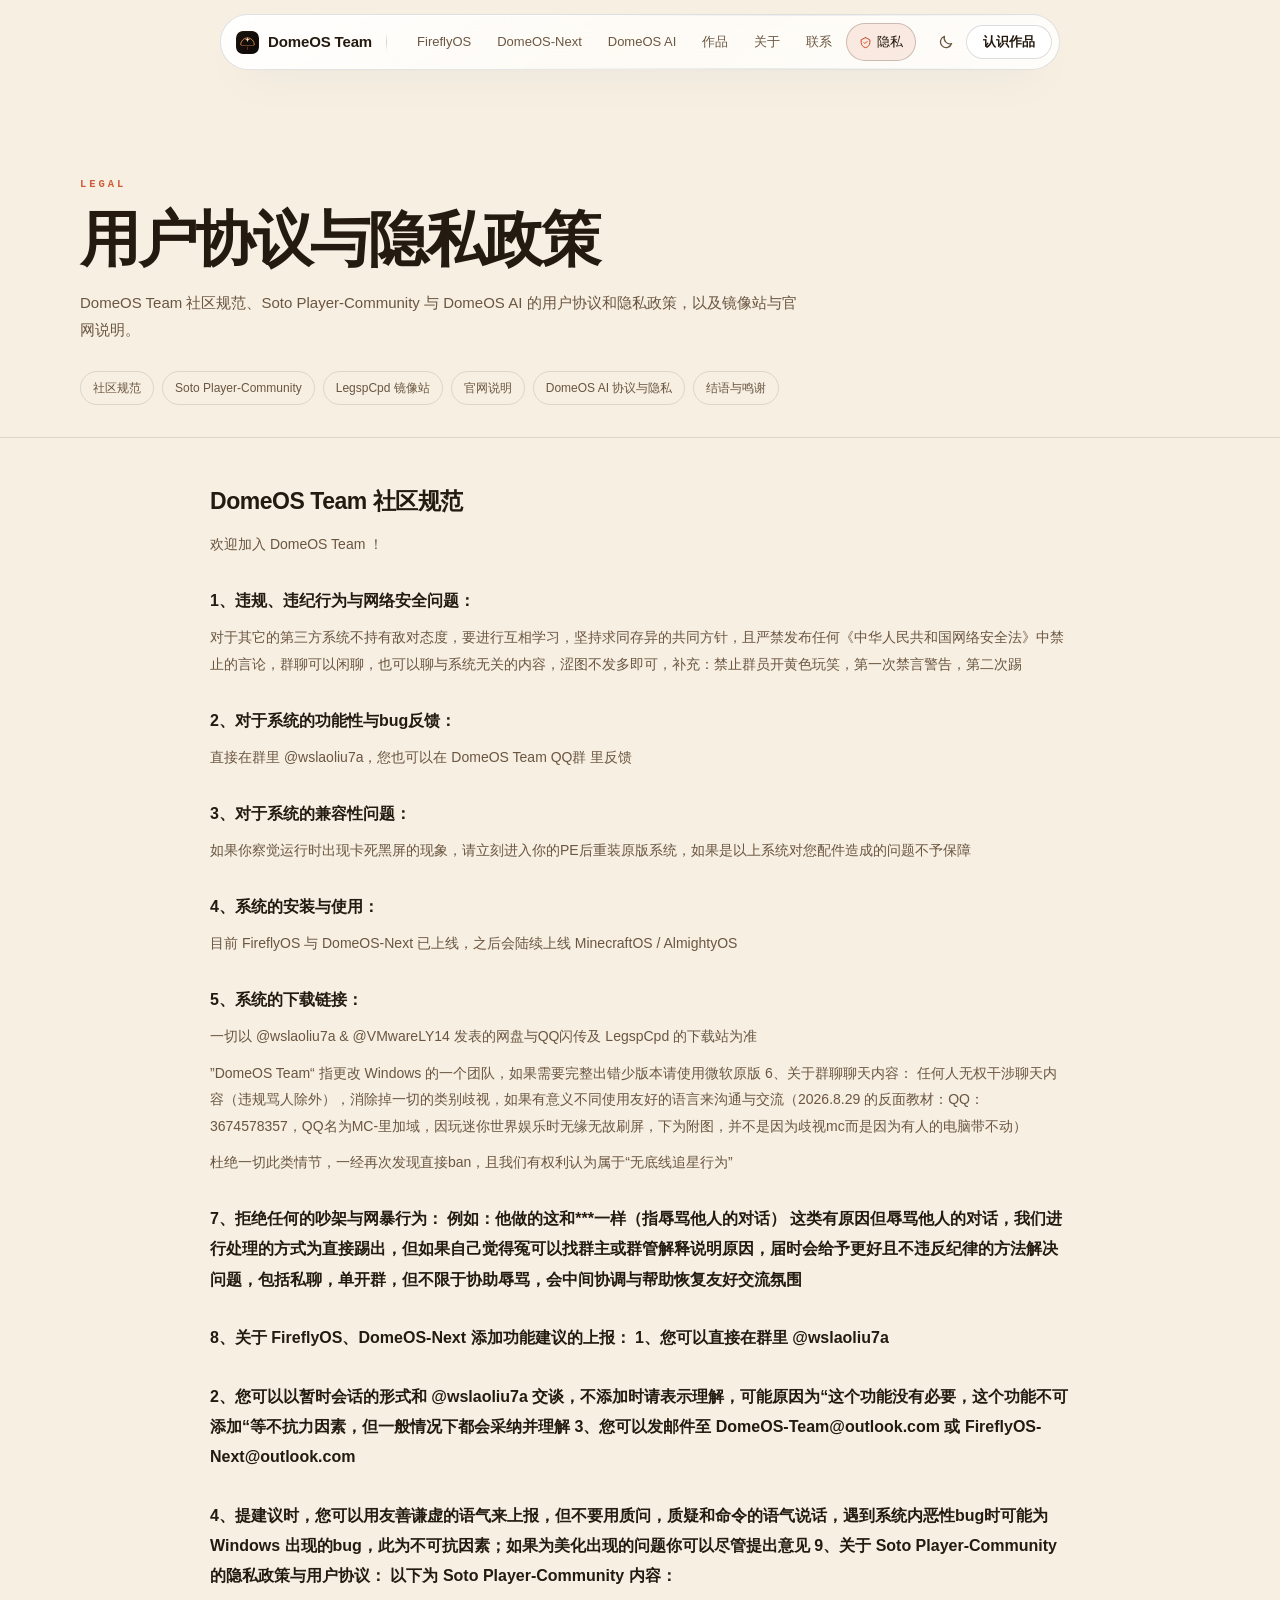
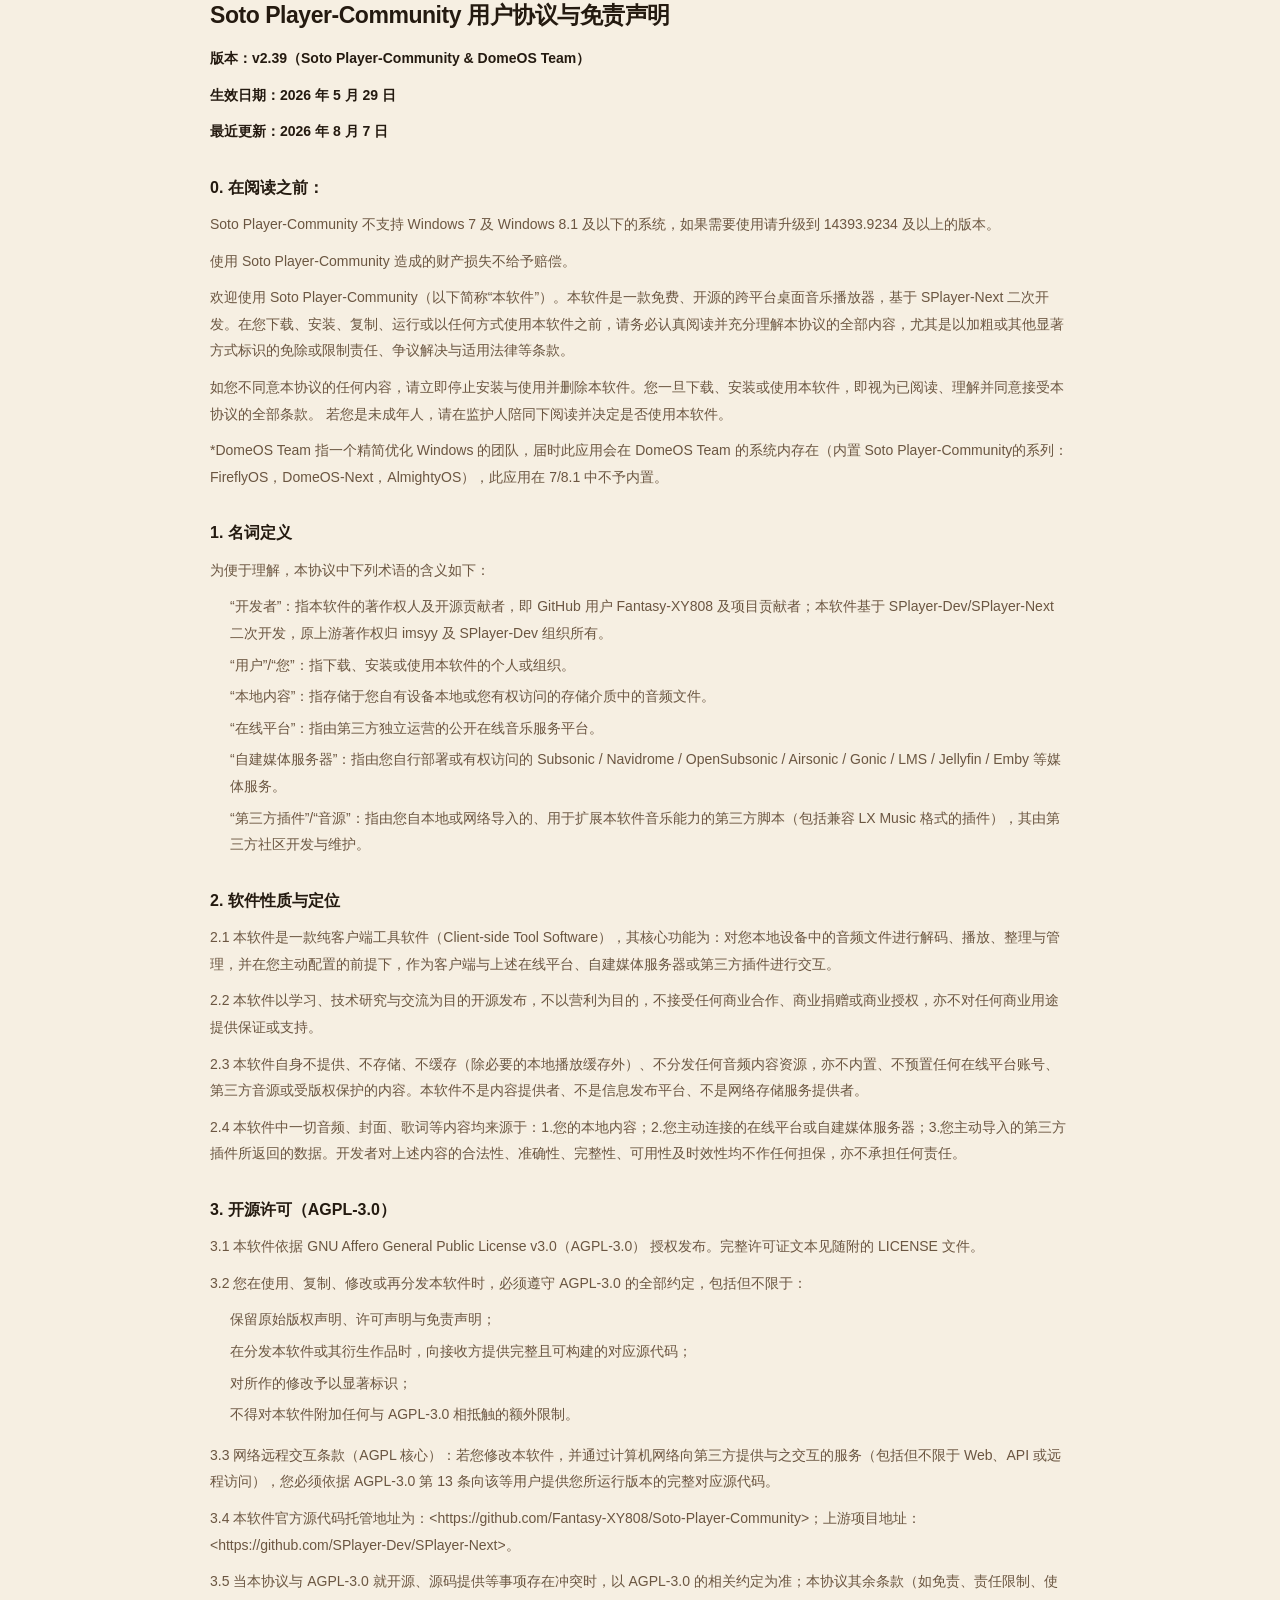
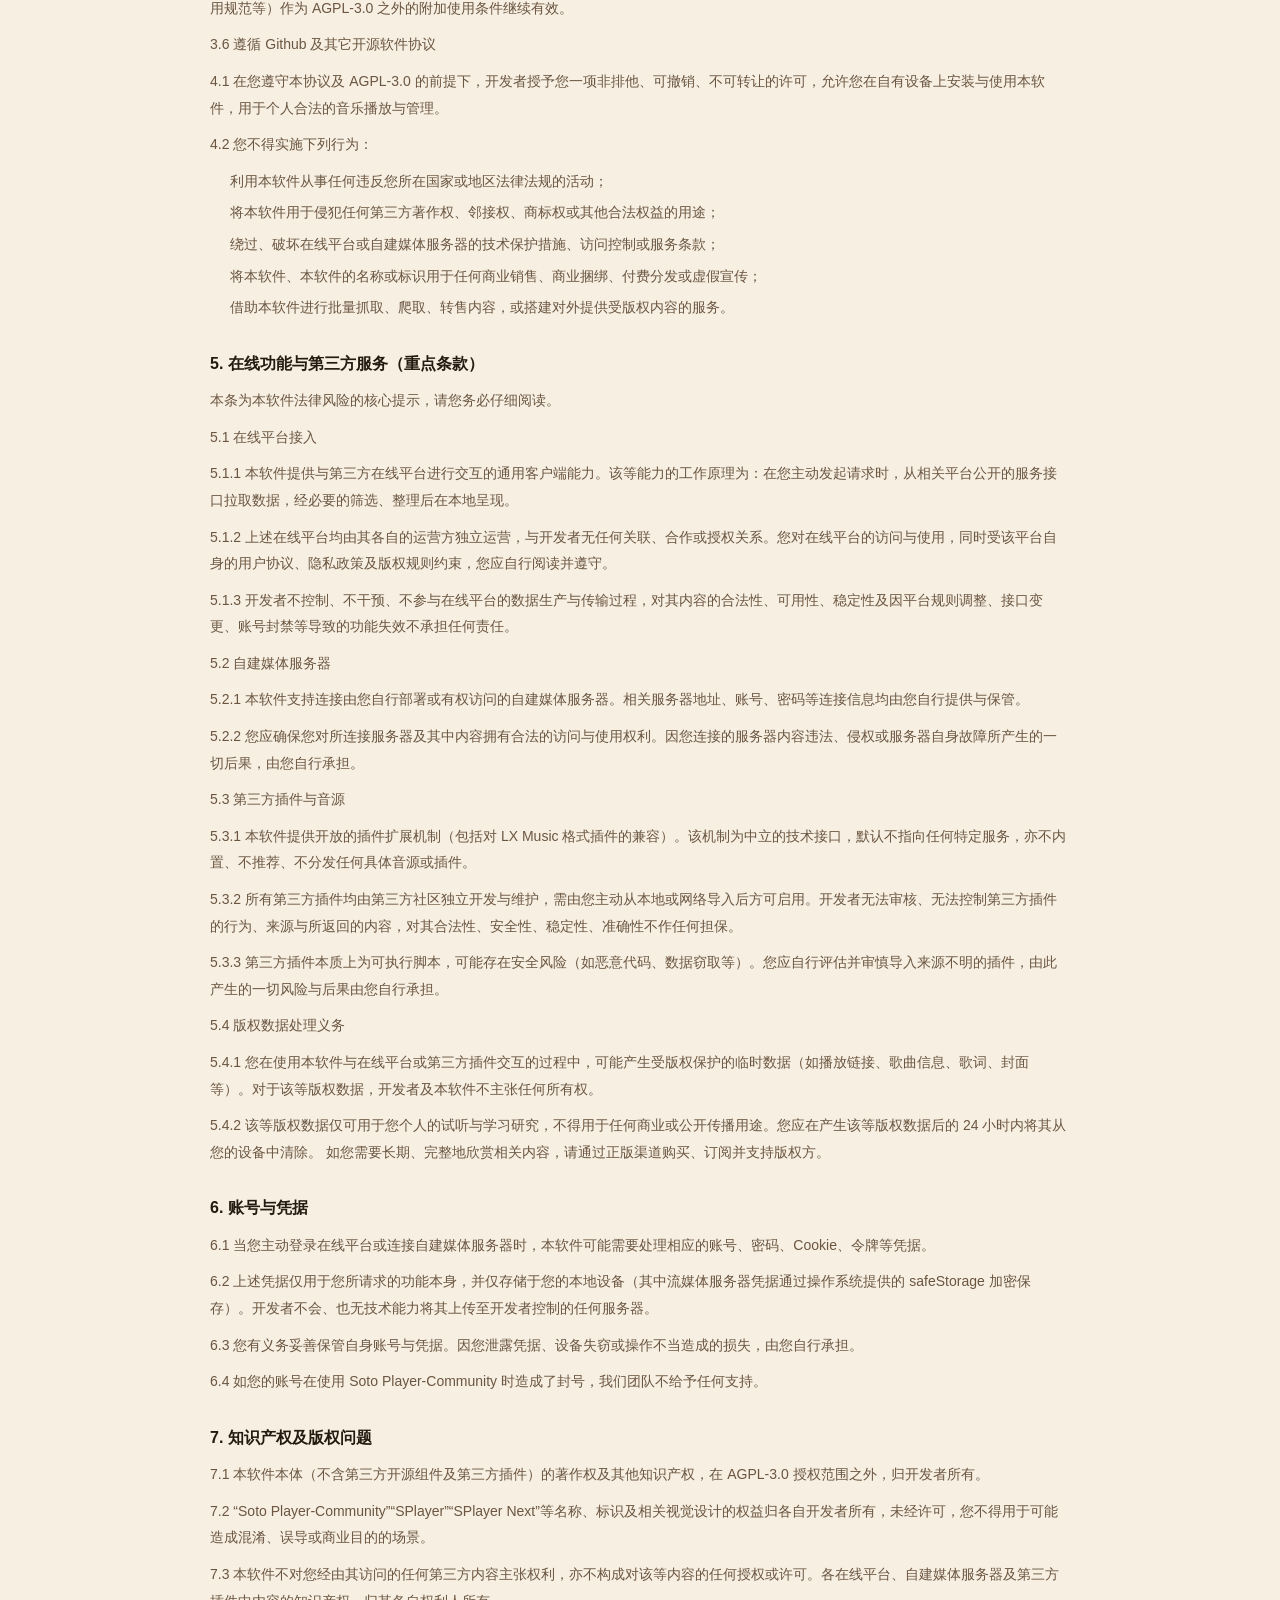
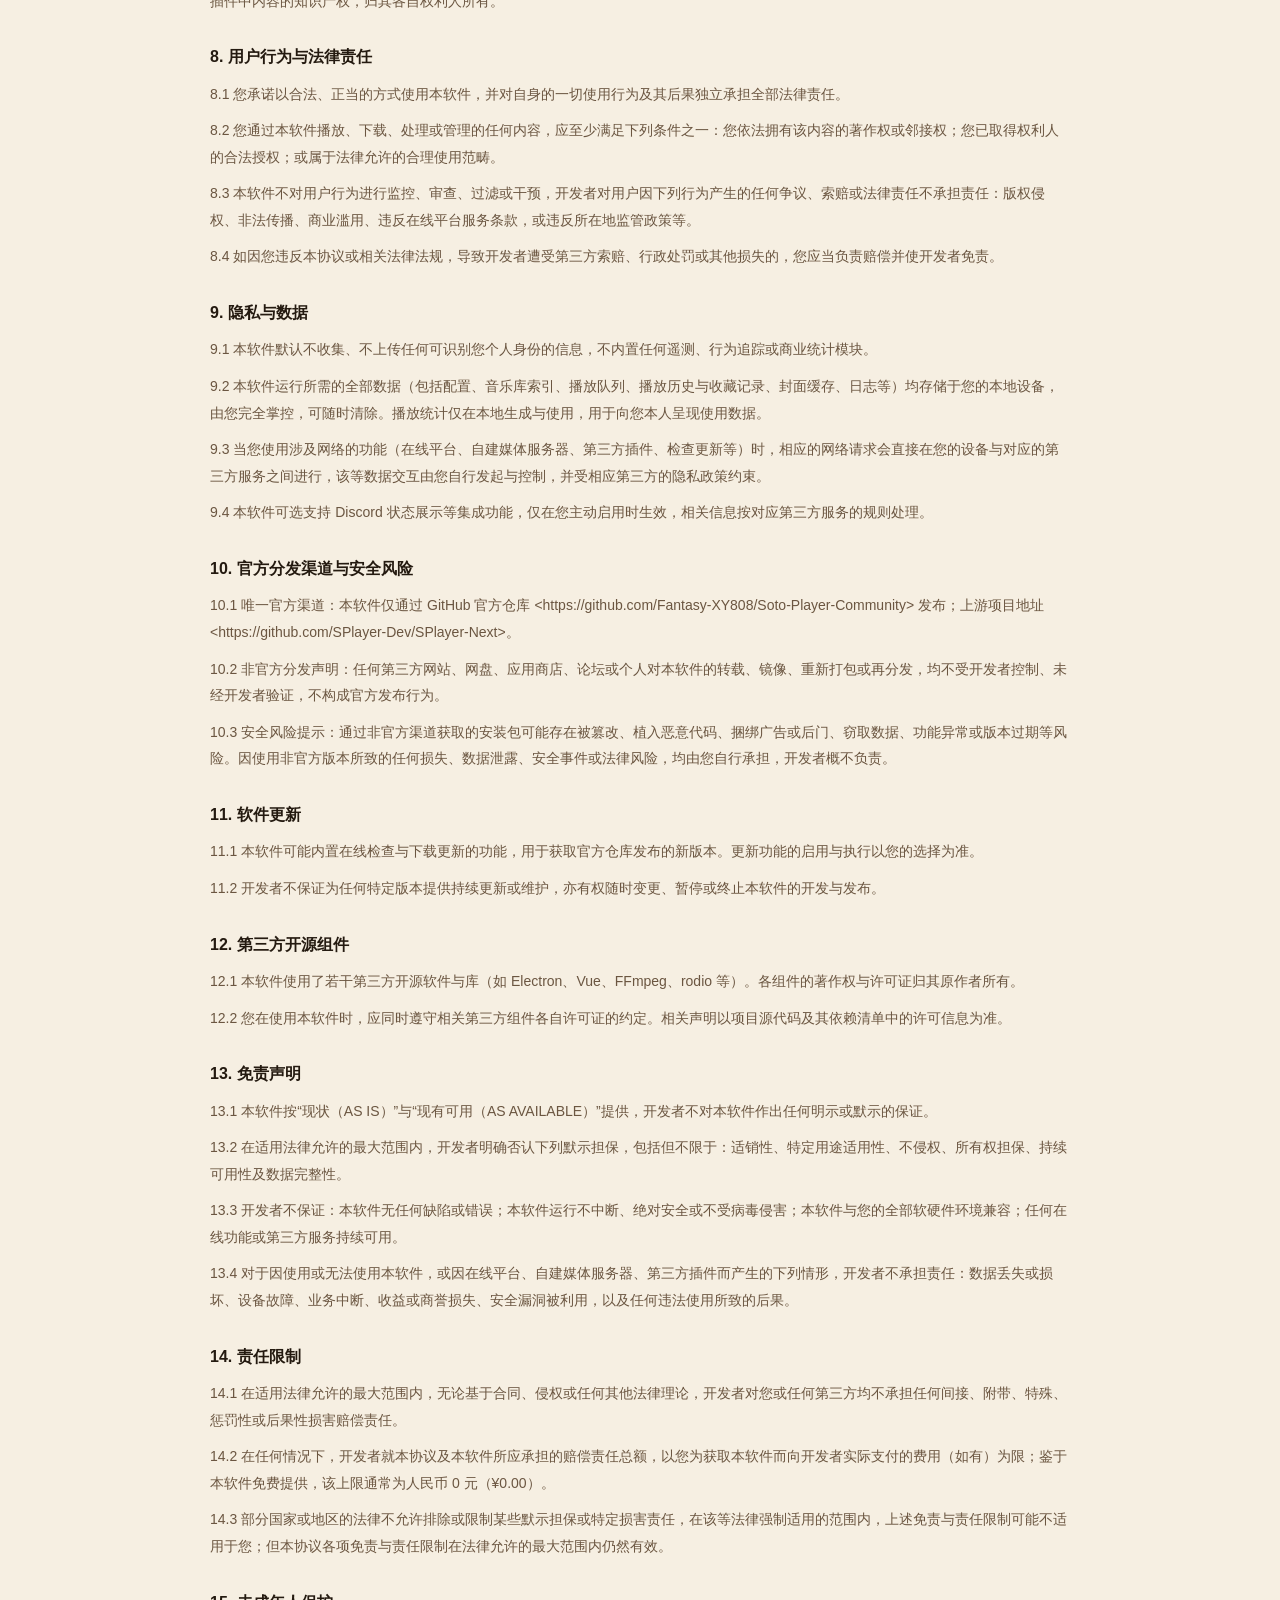
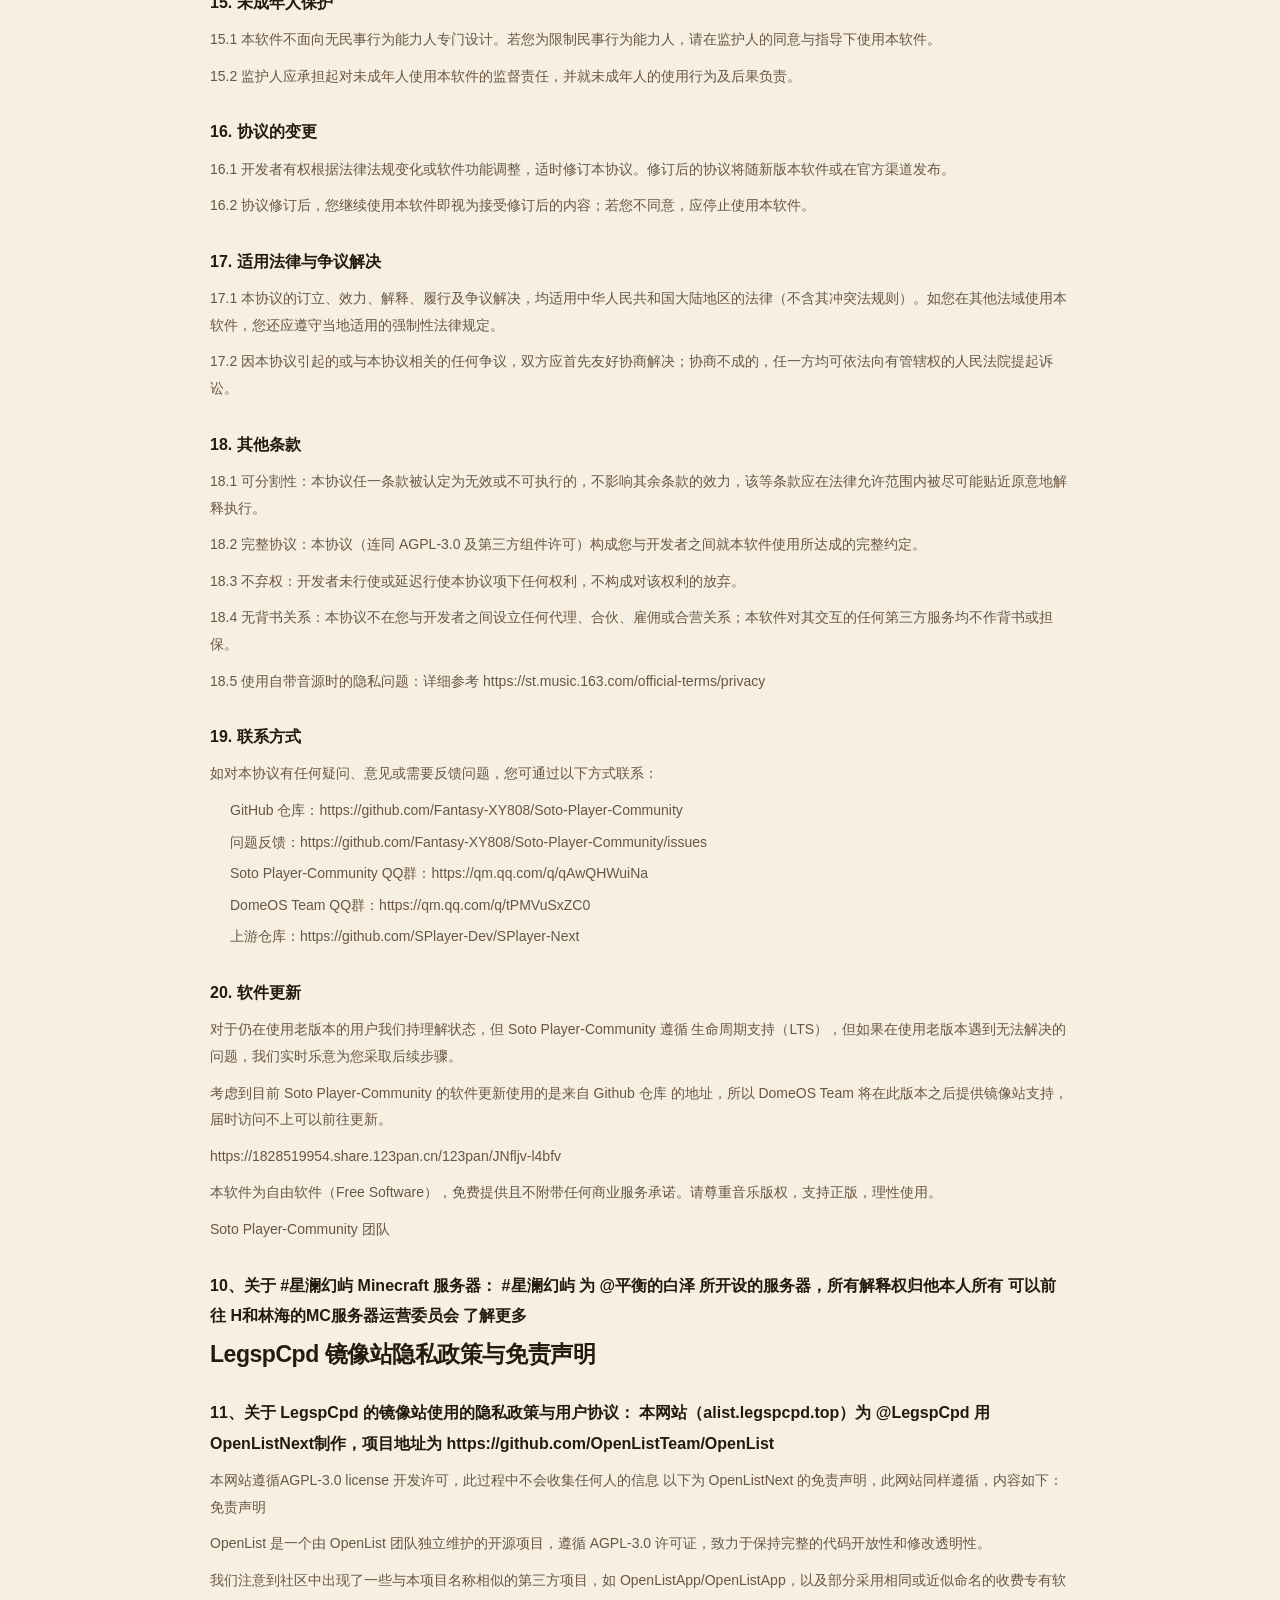
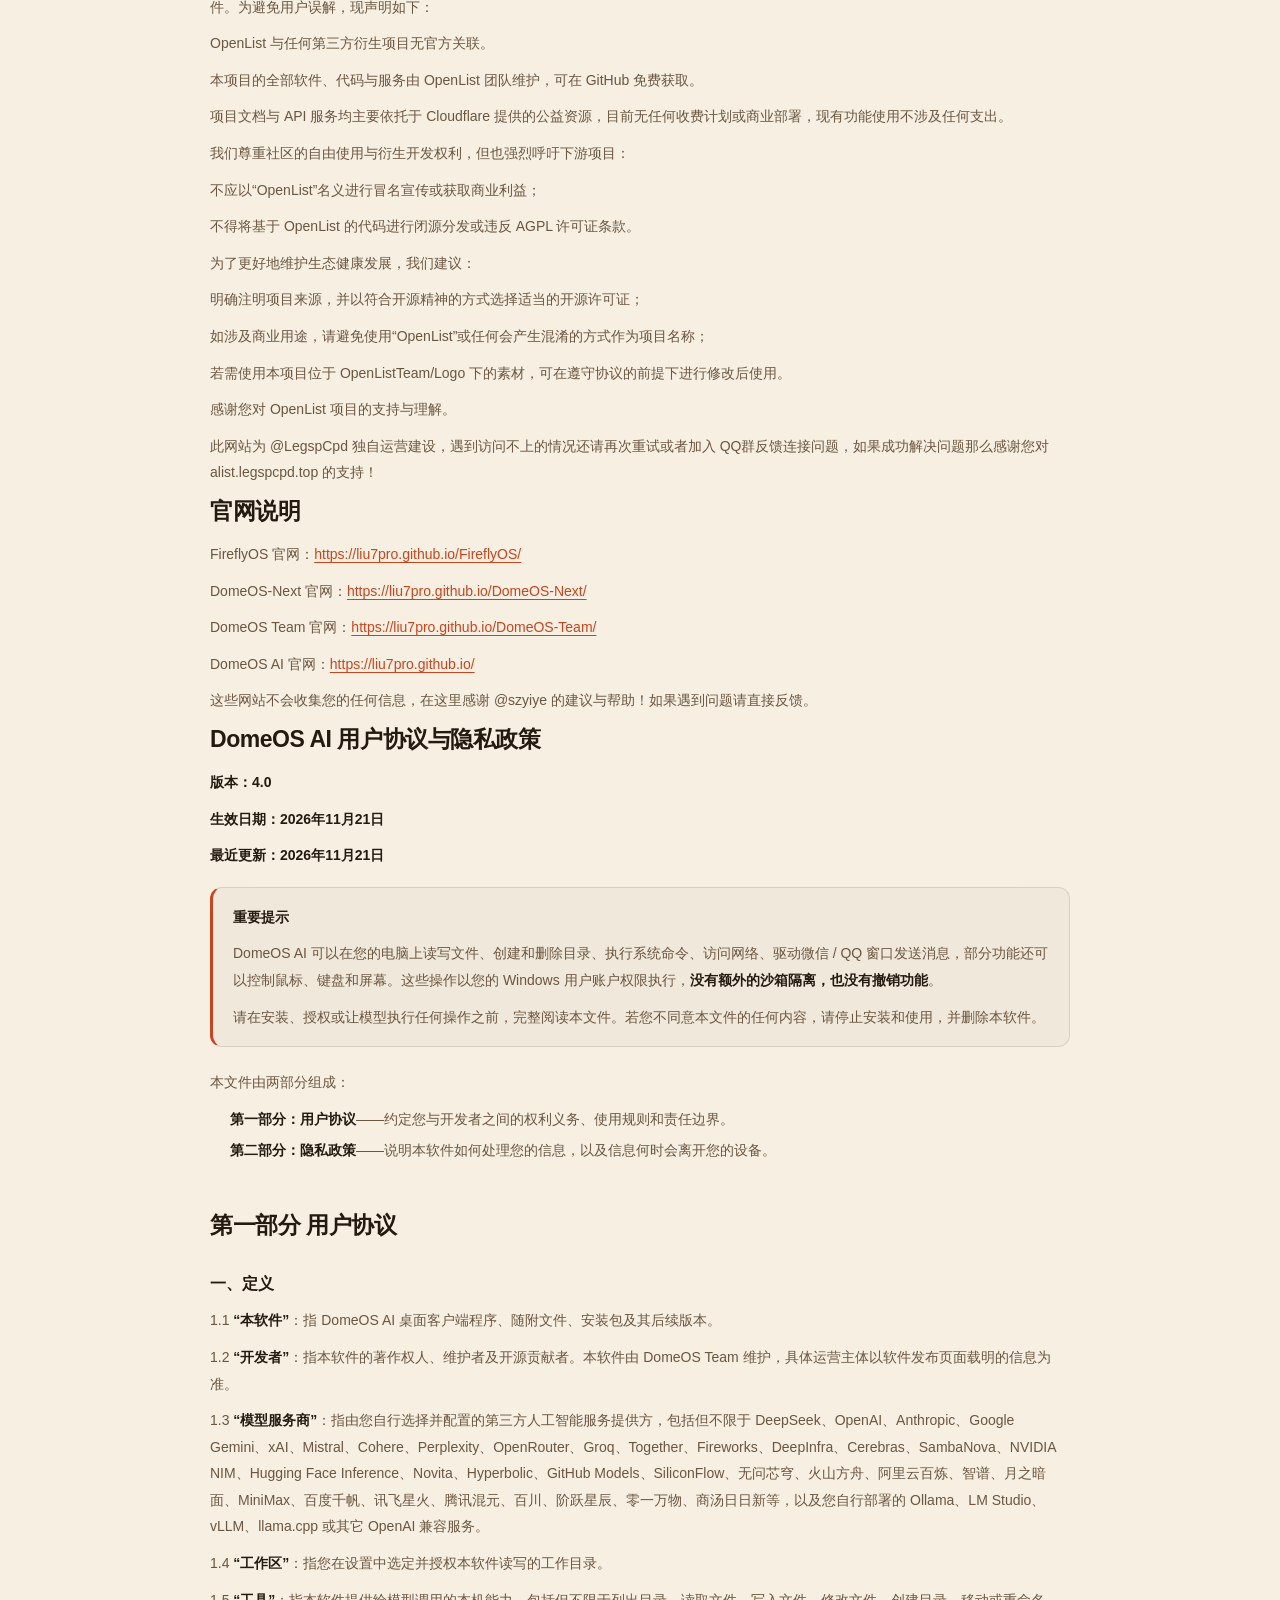
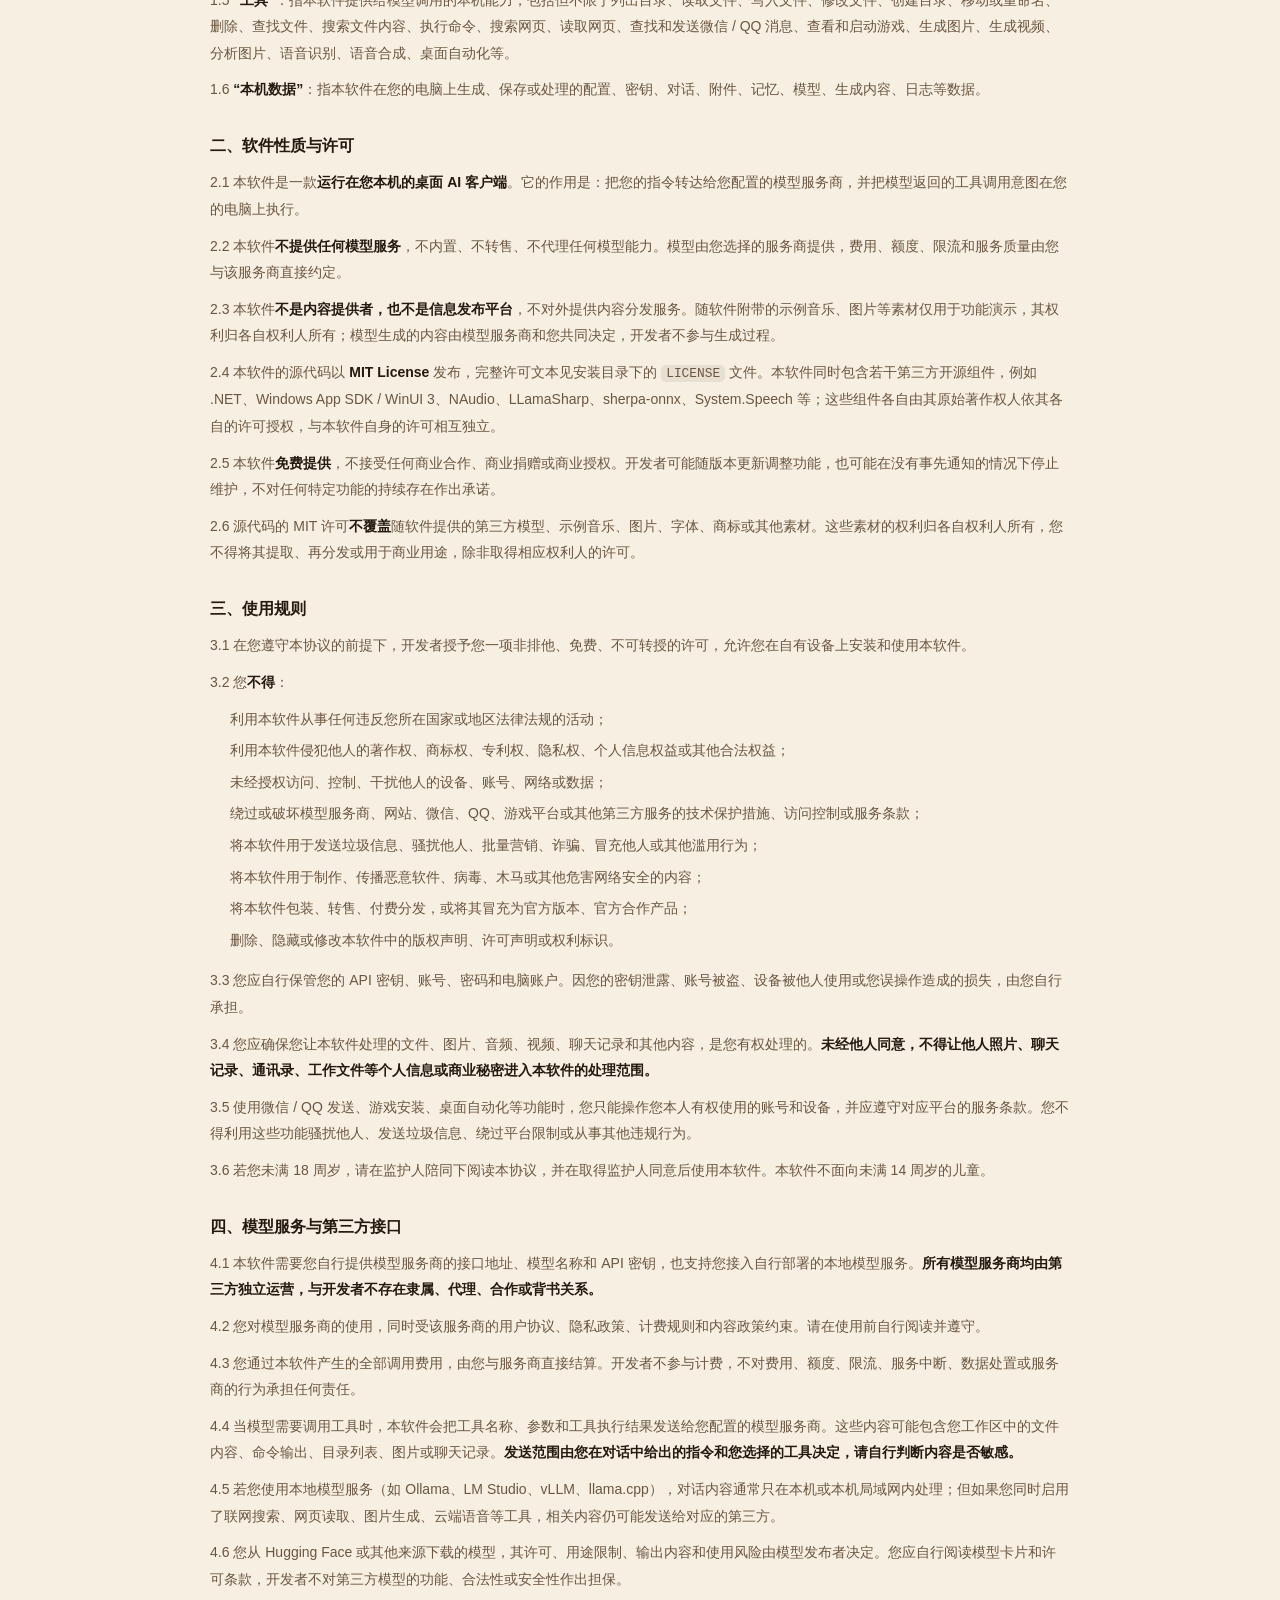
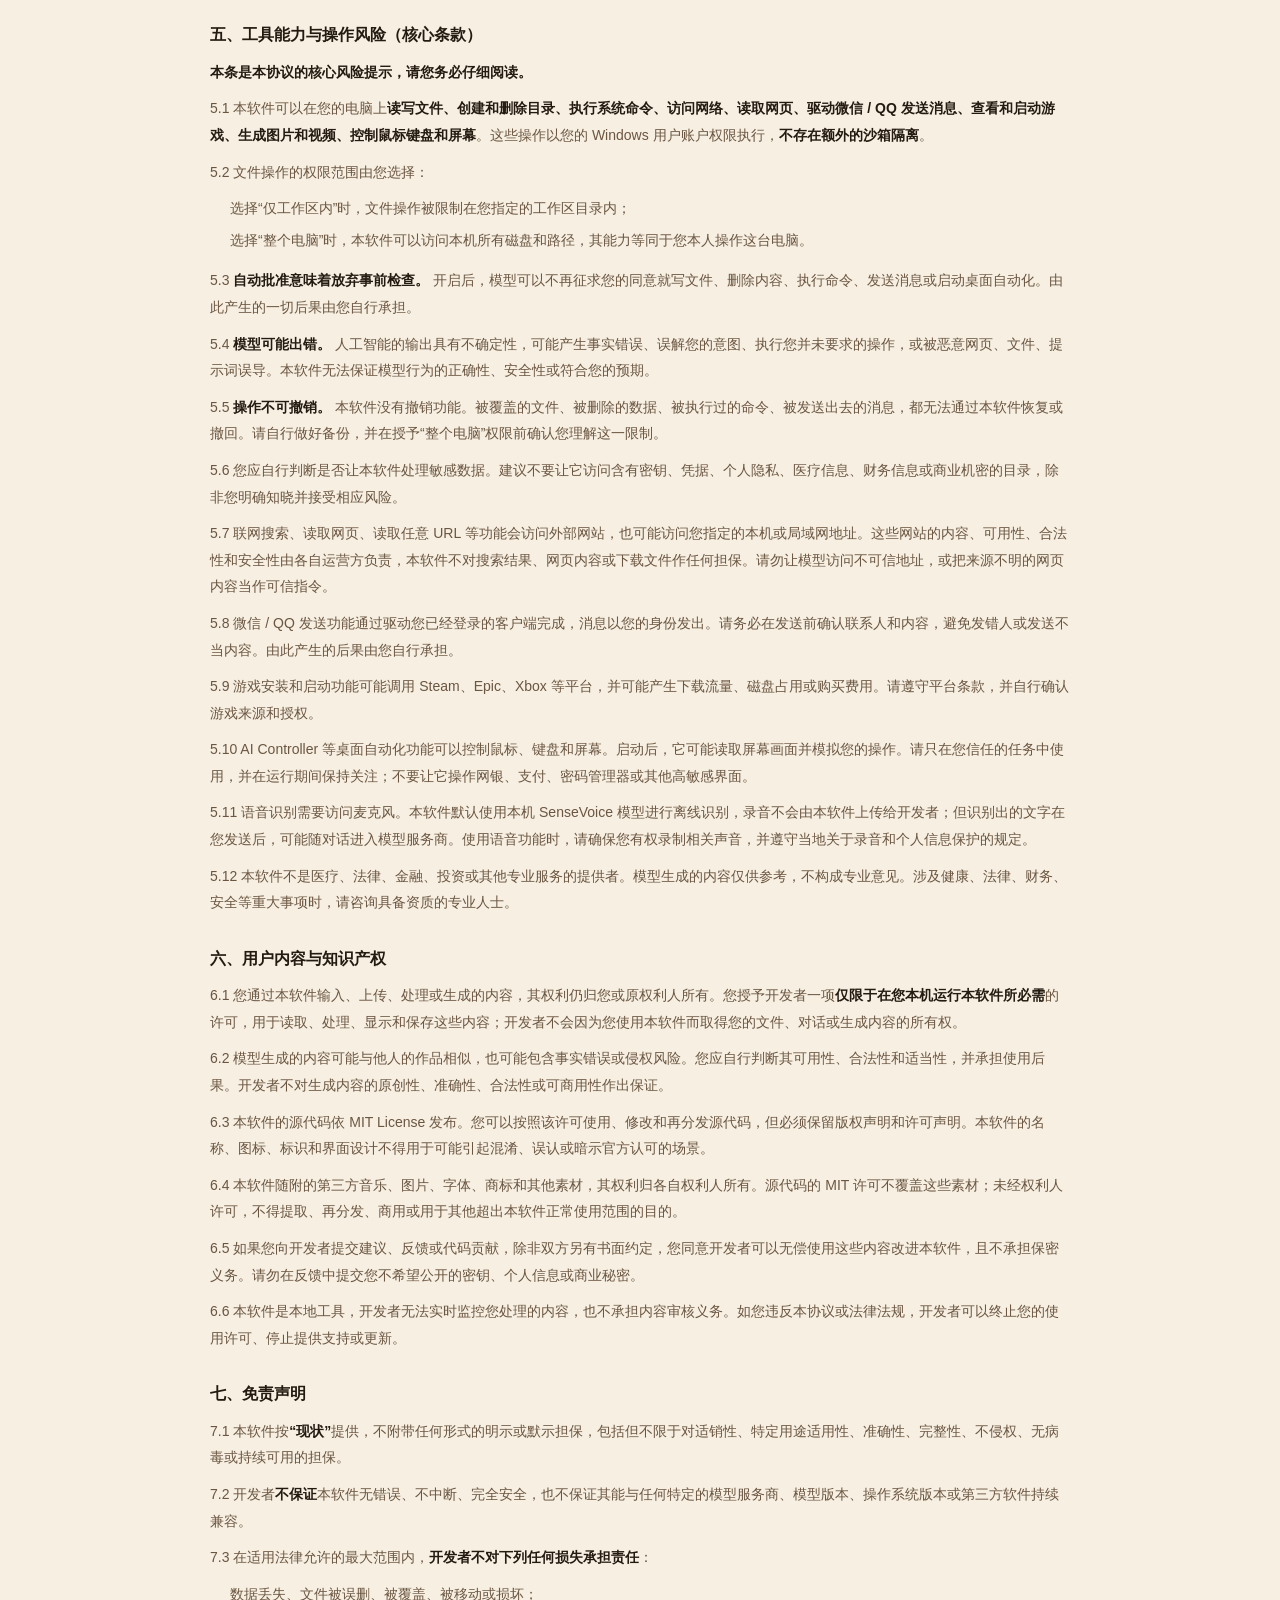
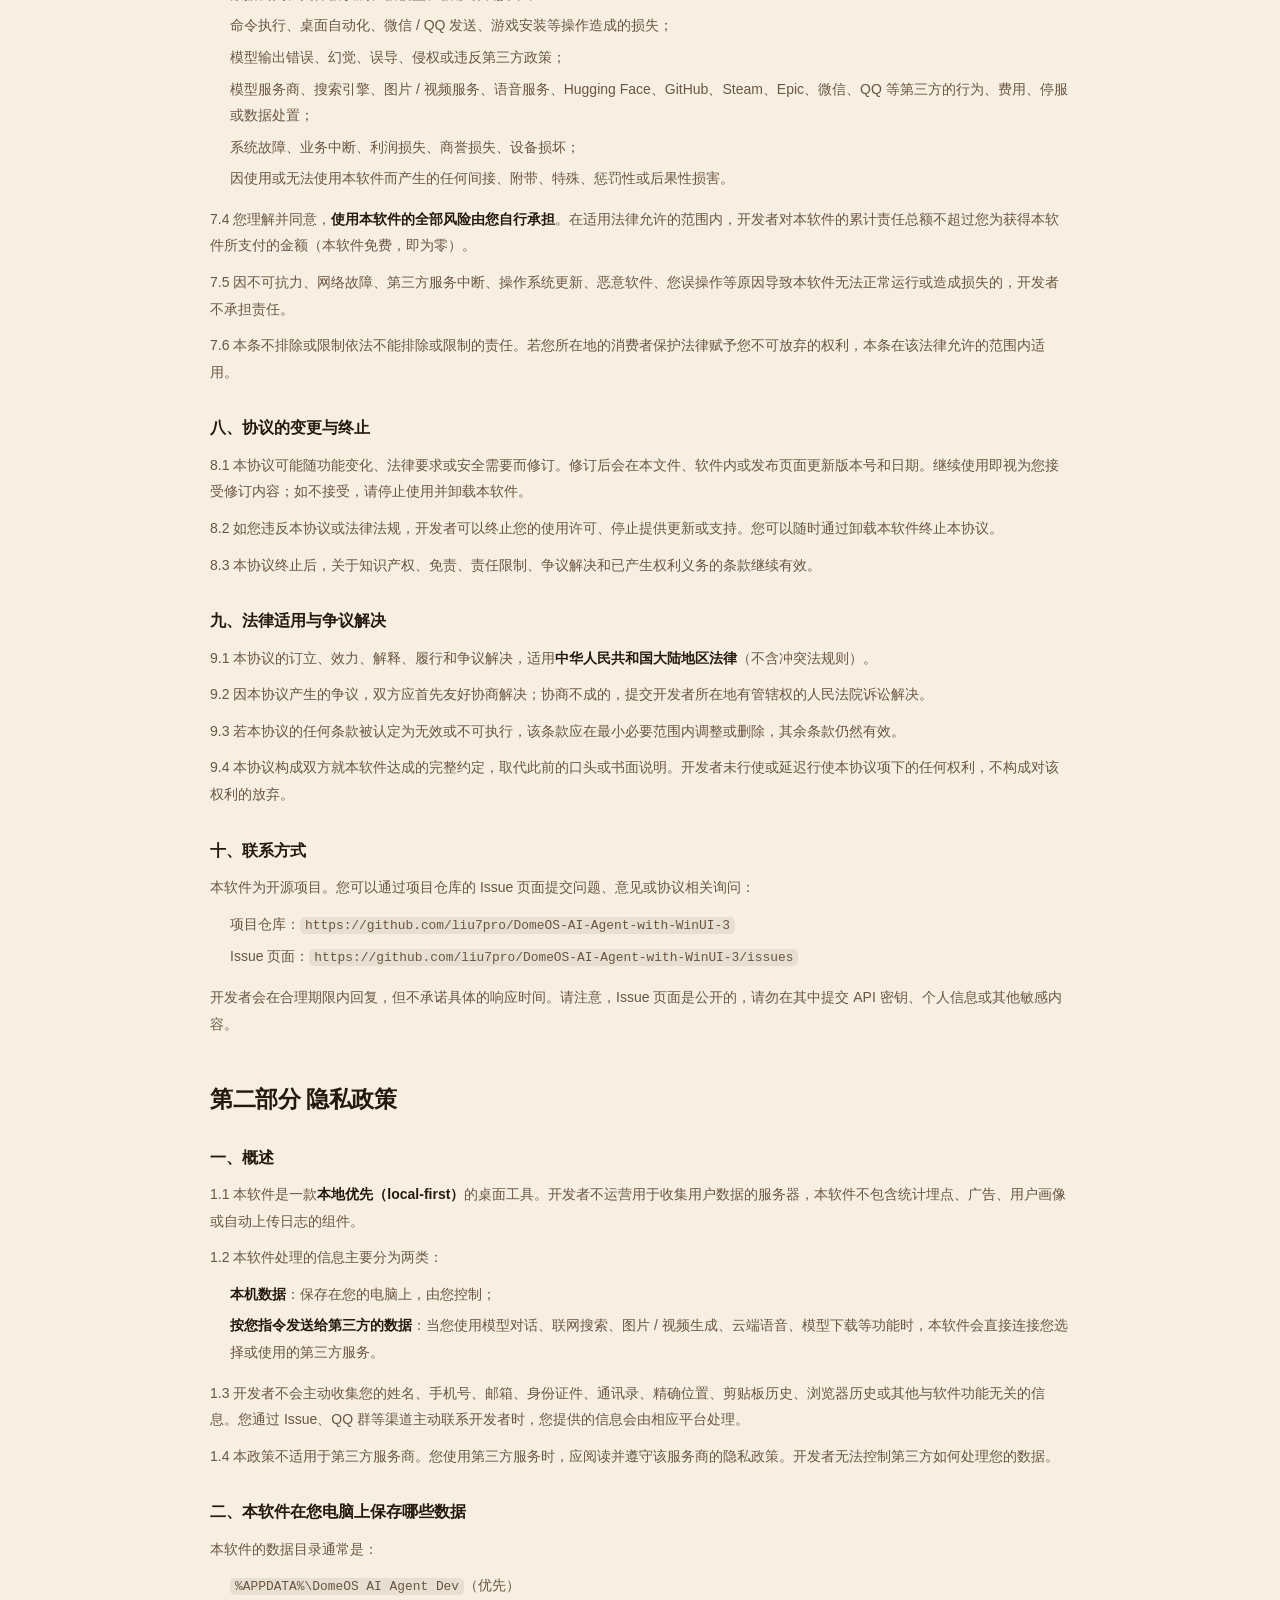
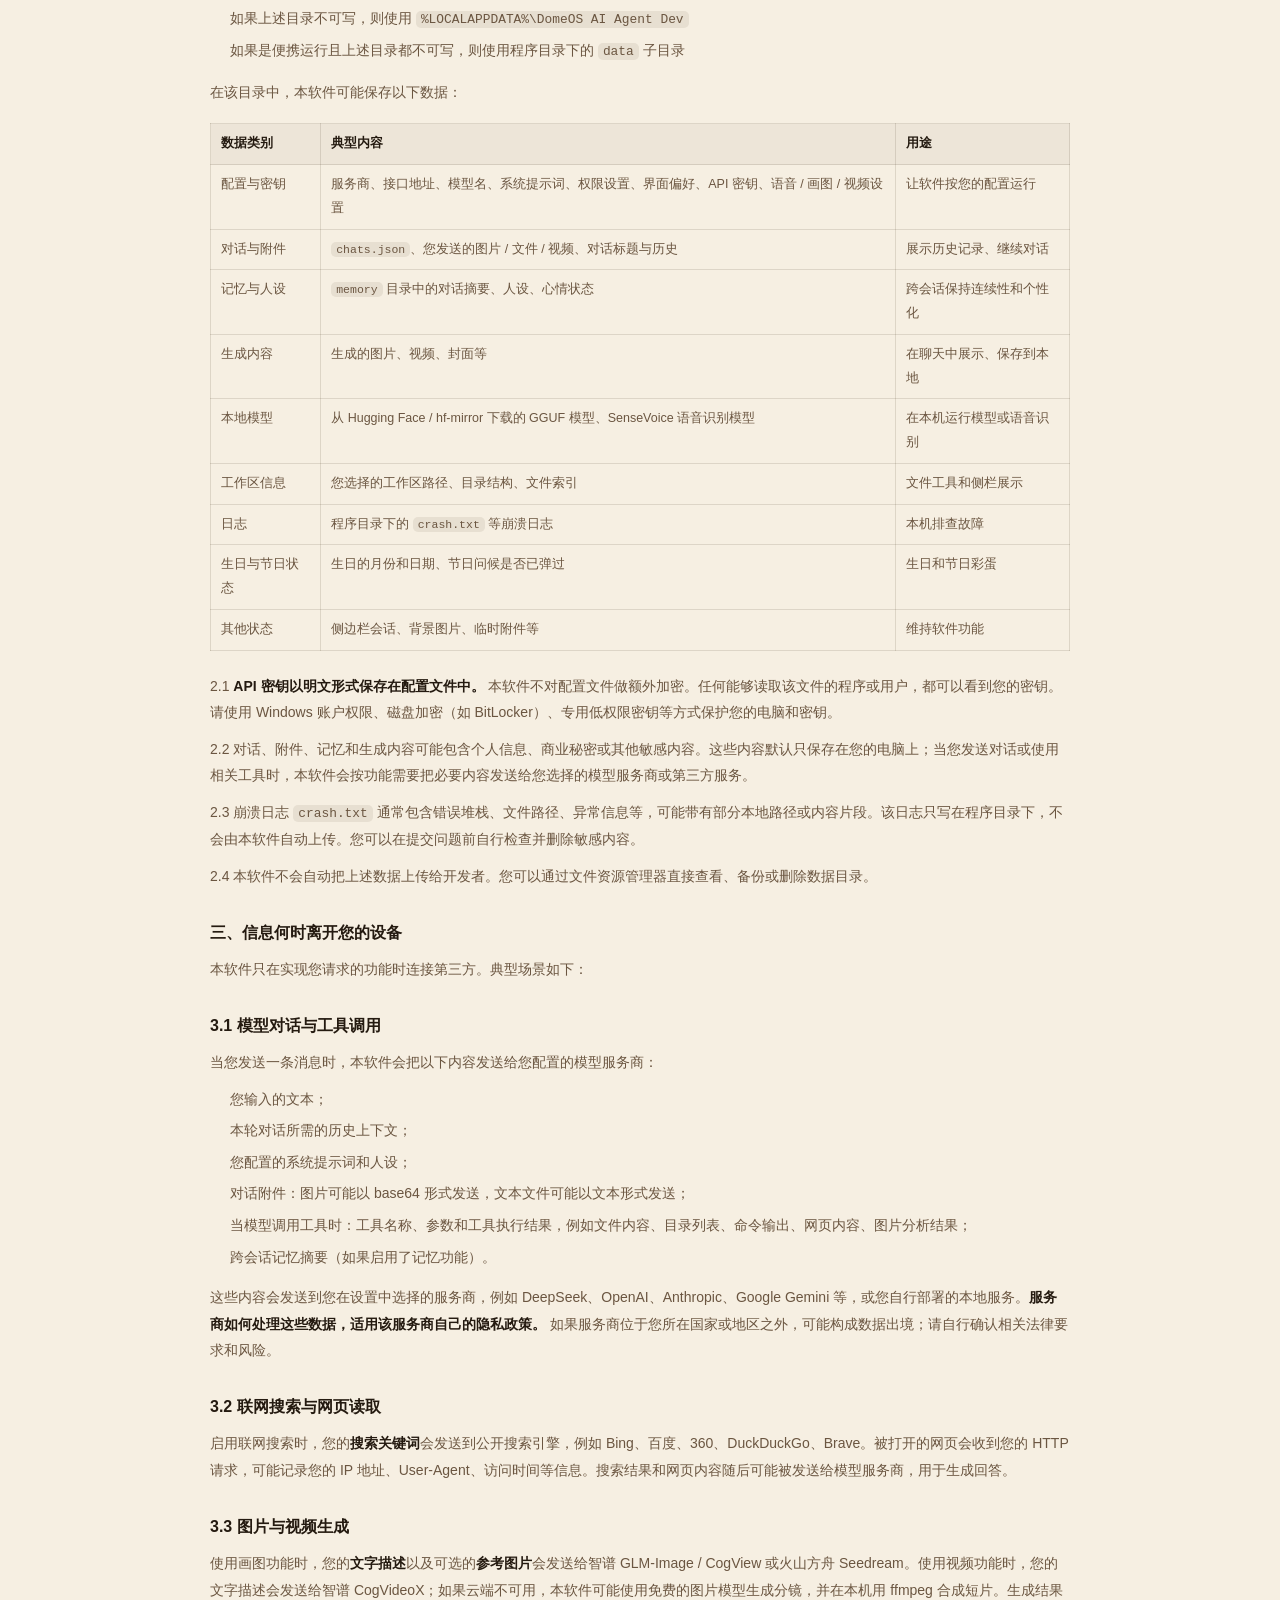
<file: legal.html>
<!DOCTYPE html>
<html lang="zh-CN" data-color-mode="dark">
<head>
<meta charset="UTF-8" />
<meta name="viewport" content="width=device-width, initial-scale=1.0" />
<title>用户协议与隐私政策 — DomeOS Team</title>
<meta name="description" content="DomeOS Team 社区规范、Soto Player-Community 与 DomeOS AI 的用户协议和隐私政策，以及镜像站与官网说明。" />
<meta name="theme-color" content="#0e0b08" id="themeColor" />
<meta name="color-scheme" content="dark light" />
<link rel="icon" href="assets/logo.svg" type="image/svg+xml" />
<script>
  (function () {
    try {
      var saved = localStorage.getItem('team-theme');
      var mode = saved === 'light' || saved === 'dark'
        ? saved
        : (window.matchMedia('(prefers-color-scheme: light)').matches ? 'light' : 'dark');
      document.documentElement.setAttribute('data-color-mode', mode);
    } catch (e) {}
  })();
</script>
<style>html{background:#0e0b08}html[data-color-mode="light"]{background:#f6efe2}</style>
<link rel="stylesheet" href="assets/style.css?v=11" />
<link rel="stylesheet" href="assets/theme.css?v=11" />
<link rel="stylesheet" href="assets/evolve.css?v=3" />
</head>
<body>

<div class="page-curtain" aria-hidden="true"></div>

<div class="bg-scene" aria-hidden="true">
  <span class="orb o1"></span>
  <span class="orb o2"></span>
</div>

<header class="site-header">
  <div class="nav-inner">
    <a class="brand" href="index.html" aria-label="DomeOS Team 首页">
      <img class="mark" src="assets/logo.svg" alt="" />
      <span>DomeOS Team</span>
    </a>
    <nav class="nav-links" id="navLinks" aria-label="主导航">
      <span class="nav-hover" aria-hidden="true"></span>
      <a href="https://liu7pro.github.io/FireflyOS/">FireflyOS</a>
      <a href="https://liu7pro.github.io/DomeOS-Next/">DomeOS-Next</a>
      <a href="https://liu7pro.github.io/">DomeOS AI</a>
      <a href="index.html#products">作品</a>
      <a href="index.html#people">关于</a>
      <a href="index.html#contact">联系</a>
      <a class="nav-privacy" href="legal.html" aria-label="用户协议与隐私政策">
        <svg viewBox="0 0 24 24" fill="none" stroke="currentColor" stroke-width="1.8" stroke-linecap="round" stroke-linejoin="round"><path d="M12 3l8 4v5c0 4.5-3.4 8.6-8 9.5C7.4 20.6 4 16.5 4 12V7l8-4z" /><path d="m9 12 2 2 4-4" /></svg>
        隐私
      </a>
    </nav>
    <div class="nav-actions">
      <button class="theme-toggle" id="themeToggle" type="button" aria-label="切换深浅色模式" aria-pressed="false">
        <svg class="ic-sun" viewBox="0 0 24 24" fill="none" stroke="currentColor" stroke-width="1.8" stroke-linecap="round">
          <circle cx="12" cy="12" r="4.2" />
          <path d="M12 2.5v2M12 19.5v2M2.5 12h2M19.5 12h2M5.2 5.2l1.4 1.4M17.4 17.4l1.4 1.4M18.8 5.2l-1.4 1.4M6.6 17.4l-1.4 1.4" />
        </svg>
        <svg class="ic-moon" viewBox="0 0 24 24" fill="none" stroke="currentColor" stroke-width="1.8" stroke-linecap="round" stroke-linejoin="round">
          <path d="M20.5 14.3A8.6 8.6 0 0 1 9.7 3.5a8.6 8.6 0 1 0 10.8 10.8Z" />
        </svg>
      </button>
      <a class="btn btn-primary btn-sm" href="index.html#products">认识作品</a>
      <button class="menu-toggle" id="menuToggle" type="button" aria-label="打开菜单" aria-expanded="false">
        <svg width="17" height="17" viewBox="0 0 24 24" fill="none" stroke="currentColor" stroke-width="2" stroke-linecap="round"><path d="M4 7h16M4 12h16M4 17h16"/></svg>
      </button>
    </div>
  </div>
</header>

<main>
  <section class="legal-hero">
    <div class="container">
      <span class="eyebrow">Legal</span>
      <h1>用户协议与隐私政策</h1>
      <p>DomeOS Team 社区规范、Soto Player-Community 与 DomeOS AI 的用户协议和隐私政策，以及镜像站与官网说明。</p>
      <nav class="legal-toc" aria-label="目录">
        <a href="#team">社区规范</a>
        <a href="#soto">Soto Player-Community</a>
        <a href="#legspcpd">LegspCpd 镜像站</a>
        <a href="#sites">官网说明</a>
        <a href="#ai">DomeOS AI 协议与隐私</a>
        <a href="#closing">结语与鸣谢</a>
      </nav>
    </div>
  </section>

  <div class="container">
    <article class="legal-doc">
<section id="team" class="legal-section">
<h2>DomeOS Team 社区规范</h2>
<p>欢迎加入 DomeOS Team ！</p>
<h3>1、违规、违纪行为与网络安全问题：</h3>
<p>对于其它的第三方系统不持有敌对态度，要进行互相学习，坚持求同存异的共同方针，且严禁发布任何《中华人民共和国网络安全法》中禁止的言论，群聊可以闲聊，也可以聊与系统无关的内容，涩图不发多即可，补充：禁止群员开黄色玩笑，第一次禁言警告，第二次踢</p>
<h3>2、对于系统的功能性与bug反馈：</h3>
<p>直接在群里 @wslaoliu7a，您也可以在 DomeOS Team QQ群 里反馈</p>
<h3>3、对于系统的兼容性问题：</h3>
<p>如果你察觉运行时出现卡死黑屏的现象，请立刻进入你的PE后重装原版系统，如果是以上系统对您配件造成的问题不予保障</p>
<h3>4、系统的安装与使用：</h3>
<p>目前 FireflyOS 与 DomeOS-Next 已上线，之后会陆续上线 MinecraftOS / AlmightyOS</p>
<h3>5、系统的下载链接：</h3>
<p>一切以 @wslaoliu7a &amp; @VMwareLY14 发表的网盘与QQ闪传及 LegspCpd 的下载站为准</p>
<p>”DomeOS Team“ 指更改 Windows 的一个团队，如果需要完整出错少版本请使用微软原版 6、关于群聊聊天内容： 任何人无权干涉聊天内容（违规骂人除外），消除掉一切的类别歧视，如果有意义不同使用友好的语言来沟通与交流（2026.8.29 的反面教材：QQ：3674578357，QQ名为MC-里加域，因玩迷你世界娱乐时无缘无故刷屏，下为附图，并不是因为歧视mc而是因为有人的电脑带不动）</p>
<p>杜绝一切此类情节，一经再次发现直接ban，且我们有权利认为属于“无底线追星行为”</p>
<h3>7、拒绝任何的吵架与网暴行为： 例如：他做的这和***一样（指辱骂他人的对话） 这类有原因但辱骂他人的对话，我们进行处理的方式为直接踢出，但如果自己觉得冤可以找群主或群管解释说明原因，届时会给予更好且不违反纪律的方法解决问题，包括私聊，单开群，但不限于协助辱骂，会中间协调与帮助恢复友好交流氛围</h3>
<h3>8、关于 FireflyOS、DomeOS-Next 添加功能建议的上报： 1、您可以直接在群里 @wslaoliu7a</h3>
<h3>2、您可以以暂时会话的形式和 @wslaoliu7a 交谈，不添加时请表示理解，可能原因为“这个功能没有必要，这个功能不可添加“等不抗力因素，但一般情况下都会采纳并理解 3、您可以发邮件至 DomeOS-Team@outlook.com 或 FireflyOS-Next@outlook.com</h3>
<h3>4、提建议时，您可以用友善谦虚的语气来上报，但不要用质问，质疑和命令的语气说话，遇到系统内恶性bug时可能为 Windows 出现的bug，此为不可抗因素；如果为美化出现的问题你可以尽管提出意见 9、关于 Soto Player-Community 的隐私政策与用户协议： 以下为 Soto Player-Community 内容：</h3>
</section>
<section id="soto" class="legal-section">
<h2>Soto Player-Community 用户协议与免责声明</h2>
<p><strong>版本：v2.39（Soto Player-Community &amp; DomeOS Team）</strong></p>
<p><strong>生效日期：2026 年 5 月 29 日</strong></p>
<p><strong>最近更新：2026 年 8 月 7 日</strong></p>
<h3>0. 在阅读之前：</h3>
<p>Soto Player-Community 不支持 Windows 7 及 Windows 8.1 及以下的系统，如果需要使用请升级到 14393.9234 及以上的版本。</p>
<p>使用 Soto Player-Community 造成的财产损失不给予赔偿。</p>
<p>欢迎使用 Soto Player-Community（以下简称“本软件”）。本软件是一款免费、开源的跨平台桌面音乐播放器，基于 SPlayer-Next 二次开发。在您下载、安装、复制、运行或以任何方式使用本软件之前，请务必认真阅读并充分理解本协议的全部内容，尤其是以加粗或其他显著方式标识的免除或限制责任、争议解决与适用法律等条款。</p>
<p>如您不同意本协议的任何内容，请立即停止安装与使用并删除本软件。您一旦下载、安装或使用本软件，即视为已阅读、理解并同意接受本协议的全部条款。 若您是未成年人，请在监护人陪同下阅读并决定是否使用本软件。</p>
<p>*DomeOS Team 指一个精简优化 Windows 的团队，届时此应用会在 DomeOS Team 的系统内存在（内置 Soto Player-Community的系列：FireflyOS，DomeOS-Next，AlmightyOS），此应用在 7/8.1 中不予内置。</p>
<h3>1. 名词定义</h3>
<p>为便于理解，本协议中下列术语的含义如下：</p>
<ul>
<li>“开发者”：指本软件的著作权人及开源贡献者，即 GitHub 用户 Fantasy-XY808 及项目贡献者；本软件基于 SPlayer-Dev/SPlayer-Next 二次开发，原上游著作权归 imsyy 及 SPlayer-Dev 组织所有。</li>
<li>“用户”/“您”：指下载、安装或使用本软件的个人或组织。</li>
<li>“本地内容”：指存储于您自有设备本地或您有权访问的存储介质中的音频文件。</li>
<li>“在线平台”：指由第三方独立运营的公开在线音乐服务平台。</li>
<li>“自建媒体服务器”：指由您自行部署或有权访问的 Subsonic / Navidrome / OpenSubsonic / Airsonic / Gonic / LMS / Jellyfin / Emby 等媒体服务。</li>
<li>“第三方插件”/“音源”：指由您自本地或网络导入的、用于扩展本软件音乐能力的第三方脚本（包括兼容 LX Music 格式的插件），其由第三方社区开发与维护。</li>
</ul>
<h3>2. 软件性质与定位</h3>
<p>2.1 本软件是一款纯客户端工具软件（Client-side Tool Software），其核心功能为：对您本地设备中的音频文件进行解码、播放、整理与管理，并在您主动配置的前提下，作为客户端与上述在线平台、自建媒体服务器或第三方插件进行交互。</p>
<p>2.2 本软件以学习、技术研究与交流为目的开源发布，不以营利为目的，不接受任何商业合作、商业捐赠或商业授权，亦不对任何商业用途提供保证或支持。</p>
<p>2.3 本软件自身不提供、不存储、不缓存（除必要的本地播放缓存外）、不分发任何音频内容资源，亦不内置、不预置任何在线平台账号、第三方音源或受版权保护的内容。本软件不是内容提供者、不是信息发布平台、不是网络存储服务提供者。</p>
<p>2.4 本软件中一切音频、封面、歌词等内容均来源于：1.您的本地内容；2.您主动连接的在线平台或自建媒体服务器；3.您主动导入的第三方插件所返回的数据。开发者对上述内容的合法性、准确性、完整性、可用性及时效性均不作任何担保，亦不承担任何责任。</p>
<h3>3. 开源许可（AGPL-3.0）</h3>
<p>3.1 本软件依据 GNU Affero General Public License v3.0（AGPL-3.0） 授权发布。完整许可证文本见随附的 LICENSE 文件。</p>
<p>3.2 您在使用、复制、修改或再分发本软件时，必须遵守 AGPL-3.0 的全部约定，包括但不限于：</p>
<ul>
<li>保留原始版权声明、许可声明与免责声明；</li>
<li>在分发本软件或其衍生作品时，向接收方提供完整且可构建的对应源代码；</li>
<li>对所作的修改予以显著标识；</li>
<li>不得对本软件附加任何与 AGPL-3.0 相抵触的额外限制。</li>
</ul>
<p>3.3 网络远程交互条款（AGPL 核心）：若您修改本软件，并通过计算机网络向第三方提供与之交互的服务（包括但不限于 Web、API 或远程访问），您必须依据 AGPL-3.0 第 13 条向该等用户提供您所运行版本的完整对应源代码。</p>
<p>3.4 本软件官方源代码托管地址为：&lt;https://github.com/Fantasy-XY808/Soto-Player-Community&gt;；上游项目地址：&lt;https://github.com/SPlayer-Dev/SPlayer-Next&gt;。</p>
<p>3.5 当本协议与 AGPL-3.0 就开源、源码提供等事项存在冲突时，以 AGPL-3.0 的相关约定为准；本协议其余条款（如免责、责任限制、使用规范等）作为 AGPL-3.0 之外的附加使用条件继续有效。</p>
<p>3.6 遵循 Github 及其它开源软件协议</p>
<p>4.1 在您遵守本协议及 AGPL-3.0 的前提下，开发者授予您一项非排他、可撤销、不可转让的许可，允许您在自有设备上安装与使用本软件，用于个人合法的音乐播放与管理。</p>
<p>4.2 您不得实施下列行为：</p>
<ul>
<li>利用本软件从事任何违反您所在国家或地区法律法规的活动；</li>
<li>将本软件用于侵犯任何第三方著作权、邻接权、商标权或其他合法权益的用途；</li>
<li>绕过、破坏在线平台或自建媒体服务器的技术保护措施、访问控制或服务条款；</li>
<li>将本软件、本软件的名称或标识用于任何商业销售、商业捆绑、付费分发或虚假宣传；</li>
<li>借助本软件进行批量抓取、爬取、转售内容，或搭建对外提供受版权内容的服务。</li>
</ul>
<h3>5. 在线功能与第三方服务（重点条款）</h3>
<p>本条为本软件法律风险的核心提示，请您务必仔细阅读。</p>
<p>5.1 在线平台接入</p>
<p>5.1.1 本软件提供与第三方在线平台进行交互的通用客户端能力。该等能力的工作原理为：在您主动发起请求时，从相关平台公开的服务接口拉取数据，经必要的筛选、整理后在本地呈现。</p>
<p>5.1.2 上述在线平台均由其各自的运营方独立运营，与开发者无任何关联、合作或授权关系。您对在线平台的访问与使用，同时受该平台自身的用户协议、隐私政策及版权规则约束，您应自行阅读并遵守。</p>
<p>5.1.3 开发者不控制、不干预、不参与在线平台的数据生产与传输过程，对其内容的合法性、可用性、稳定性及因平台规则调整、接口变更、账号封禁等导致的功能失效不承担任何责任。</p>
<p>5.2 自建媒体服务器</p>
<p>5.2.1 本软件支持连接由您自行部署或有权访问的自建媒体服务器。相关服务器地址、账号、密码等连接信息均由您自行提供与保管。</p>
<p>5.2.2 您应确保您对所连接服务器及其中内容拥有合法的访问与使用权利。因您连接的服务器内容违法、侵权或服务器自身故障所产生的一切后果，由您自行承担。</p>
<p>5.3 第三方插件与音源</p>
<p>5.3.1 本软件提供开放的插件扩展机制（包括对 LX Music 格式插件的兼容）。该机制为中立的技术接口，默认不指向任何特定服务，亦不内置、不推荐、不分发任何具体音源或插件。</p>
<p>5.3.2 所有第三方插件均由第三方社区独立开发与维护，需由您主动从本地或网络导入后方可启用。开发者无法审核、无法控制第三方插件的行为、来源与所返回的内容，对其合法性、安全性、稳定性、准确性不作任何担保。</p>
<p>5.3.3 第三方插件本质上为可执行脚本，可能存在安全风险（如恶意代码、数据窃取等）。您应自行评估并审慎导入来源不明的插件，由此产生的一切风险与后果由您自行承担。</p>
<p>5.4 版权数据处理义务</p>
<p>5.4.1 您在使用本软件与在线平台或第三方插件交互的过程中，可能产生受版权保护的临时数据（如播放链接、歌曲信息、歌词、封面等）。对于该等版权数据，开发者及本软件不主张任何所有权。</p>
<p>5.4.2 该等版权数据仅可用于您个人的试听与学习研究，不得用于任何商业或公开传播用途。您应在产生该等版权数据后的 24 小时内将其从您的设备中清除。 如您需要长期、完整地欣赏相关内容，请通过正版渠道购买、订阅并支持版权方。</p>
<h3>6. 账号与凭据</h3>
<p>6.1 当您主动登录在线平台或连接自建媒体服务器时，本软件可能需要处理相应的账号、密码、Cookie、令牌等凭据。</p>
<p>6.2 上述凭据仅用于您所请求的功能本身，并仅存储于您的本地设备（其中流媒体服务器凭据通过操作系统提供的 safeStorage 加密保存）。开发者不会、也无技术能力将其上传至开发者控制的任何服务器。</p>
<p>6.3 您有义务妥善保管自身账号与凭据。因您泄露凭据、设备失窃或操作不当造成的损失，由您自行承担。</p>
<p>6.4 如您的账号在使用 Soto Player-Community 时造成了封号，我们团队不给予任何支持。</p>
<h3>7. 知识产权及版权问题</h3>
<p>7.1 本软件本体（不含第三方开源组件及第三方插件）的著作权及其他知识产权，在 AGPL-3.0 授权范围之外，归开发者所有。</p>
<p>7.2 “Soto Player-Community”“SPlayer”“SPlayer Next”等名称、标识及相关视觉设计的权益归各自开发者所有，未经许可，您不得用于可能造成混淆、误导或商业目的的场景。</p>
<p>7.3 本软件不对您经由其访问的任何第三方内容主张权利，亦不构成对该等内容的任何授权或许可。各在线平台、自建媒体服务器及第三方插件中内容的知识产权，归其各自权利人所有。</p>
<h3>8. 用户行为与法律责任</h3>
<p>8.1 您承诺以合法、正当的方式使用本软件，并对自身的一切使用行为及其后果独立承担全部法律责任。</p>
<p>8.2 您通过本软件播放、下载、处理或管理的任何内容，应至少满足下列条件之一：您依法拥有该内容的著作权或邻接权；您已取得权利人的合法授权；或属于法律允许的合理使用范畴。</p>
<p>8.3 本软件不对用户行为进行监控、审查、过滤或干预，开发者对用户因下列行为产生的任何争议、索赔或法律责任不承担责任：版权侵权、非法传播、商业滥用、违反在线平台服务条款，或违反所在地监管政策等。</p>
<p>8.4 如因您违反本协议或相关法律法规，导致开发者遭受第三方索赔、行政处罚或其他损失的，您应当负责赔偿并使开发者免责。</p>
<h3>9. 隐私与数据</h3>
<p>9.1 本软件默认不收集、不上传任何可识别您个人身份的信息，不内置任何遥测、行为追踪或商业统计模块。</p>
<p>9.2 本软件运行所需的全部数据（包括配置、音乐库索引、播放队列、播放历史与收藏记录、封面缓存、日志等）均存储于您的本地设备，由您完全掌控，可随时清除。播放统计仅在本地生成与使用，用于向您本人呈现使用数据。</p>
<p>9.3 当您使用涉及网络的功能（在线平台、自建媒体服务器、第三方插件、检查更新等）时，相应的网络请求会直接在您的设备与对应的第三方服务之间进行，该等数据交互由您自行发起与控制，并受相应第三方的隐私政策约束。</p>
<p>9.4 本软件可选支持 Discord 状态展示等集成功能，仅在您主动启用时生效，相关信息按对应第三方服务的规则处理。</p>
<h3>10. 官方分发渠道与安全风险</h3>
<p>10.1 唯一官方渠道：本软件仅通过 GitHub 官方仓库 &lt;https://github.com/Fantasy-XY808/Soto-Player-Community&gt; 发布；上游项目地址 &lt;https://github.com/SPlayer-Dev/SPlayer-Next&gt;。</p>
<p>10.2 非官方分发声明：任何第三方网站、网盘、应用商店、论坛或个人对本软件的转载、镜像、重新打包或再分发，均不受开发者控制、未经开发者验证，不构成官方发布行为。</p>
<p>10.3 安全风险提示：通过非官方渠道获取的安装包可能存在被篡改、植入恶意代码、捆绑广告或后门、窃取数据、功能异常或版本过期等风险。因使用非官方版本所致的任何损失、数据泄露、安全事件或法律风险，均由您自行承担，开发者概不负责。</p>
<h3>11. 软件更新</h3>
<p>11.1 本软件可能内置在线检查与下载更新的功能，用于获取官方仓库发布的新版本。更新功能的启用与执行以您的选择为准。</p>
<p>11.2 开发者不保证为任何特定版本提供持续更新或维护，亦有权随时变更、暂停或终止本软件的开发与发布。</p>
<h3>12. 第三方开源组件</h3>
<p>12.1 本软件使用了若干第三方开源软件与库（如 Electron、Vue、FFmpeg、rodio 等）。各组件的著作权与许可证归其原作者所有。</p>
<p>12.2 您在使用本软件时，应同时遵守相关第三方组件各自许可证的约定。相关声明以项目源代码及其依赖清单中的许可信息为准。</p>
<h3>13. 免责声明</h3>
<p>13.1 本软件按“现状（AS IS）”与“现有可用（AS AVAILABLE）”提供，开发者不对本软件作出任何明示或默示的保证。</p>
<p>13.2 在适用法律允许的最大范围内，开发者明确否认下列默示担保，包括但不限于：适销性、特定用途适用性、不侵权、所有权担保、持续可用性及数据完整性。</p>
<p>13.3 开发者不保证：本软件无任何缺陷或错误；本软件运行不中断、绝对安全或不受病毒侵害；本软件与您的全部软硬件环境兼容；任何在线功能或第三方服务持续可用。</p>
<p>13.4 对于因使用或无法使用本软件，或因在线平台、自建媒体服务器、第三方插件而产生的下列情形，开发者不承担责任：数据丢失或损坏、设备故障、业务中断、收益或商誉损失、安全漏洞被利用，以及任何违法使用所致的后果。</p>
<h3>14. 责任限制</h3>
<p>14.1 在适用法律允许的最大范围内，无论基于合同、侵权或任何其他法律理论，开发者对您或任何第三方均不承担任何间接、附带、特殊、惩罚性或后果性损害赔偿责任。</p>
<p>14.2 在任何情况下，开发者就本协议及本软件所应承担的赔偿责任总额，以您为获取本软件而向开发者实际支付的费用（如有）为限；鉴于本软件免费提供，该上限通常为人民币 0 元（¥0.00）。</p>
<p>14.3 部分国家或地区的法律不允许排除或限制某些默示担保或特定损害责任，在该等法律强制适用的范围内，上述免责与责任限制可能不适用于您；但本协议各项免责与责任限制在法律允许的最大范围内仍然有效。</p>
<h3>15. 未成年人保护</h3>
<p>15.1 本软件不面向无民事行为能力人专门设计。若您为限制民事行为能力人，请在监护人的同意与指导下使用本软件。</p>
<p>15.2 监护人应承担起对未成年人使用本软件的监督责任，并就未成年人的使用行为及后果负责。</p>
<h3>16. 协议的变更</h3>
<p>16.1 开发者有权根据法律法规变化或软件功能调整，适时修订本协议。修订后的协议将随新版本软件或在官方渠道发布。</p>
<p>16.2 协议修订后，您继续使用本软件即视为接受修订后的内容；若您不同意，应停止使用本软件。</p>
<h3>17. 适用法律与争议解决</h3>
<p>17.1 本协议的订立、效力、解释、履行及争议解决，均适用中华人民共和国大陆地区的法律（不含其冲突法规则）。如您在其他法域使用本软件，您还应遵守当地适用的强制性法律规定。</p>
<p>17.2 因本协议引起的或与本协议相关的任何争议，双方应首先友好协商解决；协商不成的，任一方均可依法向有管辖权的人民法院提起诉讼。</p>
<h3>18. 其他条款</h3>
<p>18.1 可分割性：本协议任一条款被认定为无效或不可执行的，不影响其余条款的效力，该等条款应在法律允许范围内被尽可能贴近原意地解释执行。</p>
<p>18.2 完整协议：本协议（连同 AGPL-3.0 及第三方组件许可）构成您与开发者之间就本软件使用所达成的完整约定。</p>
<p>18.3 不弃权：开发者未行使或延迟行使本协议项下任何权利，不构成对该权利的放弃。</p>
<p>18.4 无背书关系：本协议不在您与开发者之间设立任何代理、合伙、雇佣或合营关系；本软件对其交互的任何第三方服务均不作背书或担保。</p>
<p>18.5 使用自带音源时的隐私问题：详细参考 https://st.music.163.com/official-terms/privacy</p>
<h3>19. 联系方式</h3>
<p>如对本协议有任何疑问、意见或需要反馈问题，您可通过以下方式联系：</p>
<ul>
<li>GitHub 仓库：https://github.com/Fantasy-XY808/Soto-Player-Community</li>
<li>问题反馈：https://github.com/Fantasy-XY808/Soto-Player-Community/issues</li>
<li>Soto Player-Community QQ群：https://qm.qq.com/q/qAwQHWuiNa</li>
<li>DomeOS Team QQ群：https://qm.qq.com/q/tPMVuSxZC0</li>
<li>上游仓库：https://github.com/SPlayer-Dev/SPlayer-Next</li>
</ul>
<h3>20. 软件更新</h3>
<p>对于仍在使用老版本的用户我们持理解状态，但 Soto Player-Community 遵循 生命周期支持（LTS），但如果在使用老版本遇到无法解决的问题，我们实时乐意为您采取后续步骤。</p>
<p>考虑到目前 Soto Player-Community 的软件更新使用的是来自 Github 仓库 的地址，所以 DomeOS Team 将在此版本之后提供镜像站支持，届时访问不上可以前往更新。</p>
<p>https://1828519954.share.123pan.cn/123pan/JNfljv-l4bfv</p>
<p>本软件为自由软件（Free Software），免费提供且不附带任何商业服务承诺。请尊重音乐版权，支持正版，理性使用。</p>
<p>Soto Player-Community 团队</p>
<h3>10、关于 #星澜幻屿 Minecraft 服务器： #星澜幻屿 为 @平衡的白泽 所开设的服务器，所有解释权归他本人所有 可以前往 H和林海的MC服务器运营委员会 了解更多</h3>
</section>
<section id="legspcpd" class="legal-section">
<h2>LegspCpd 镜像站隐私政策与免责声明</h2>
<h3>11、关于 LegspCpd 的镜像站使用的隐私政策与用户协议： 本网站（alist.legspcpd.top）为 @LegspCpd 用OpenListNext制作，项目地址为 https://github.com/OpenListTeam/OpenList</h3>
<p>本网站遵循AGPL-3.0 license 开发许可，此过程中不会收集任何人的信息 以下为 OpenListNext 的免责声明，此网站同样遵循，内容如下： 免责声明</p>
<p>OpenList 是一个由 OpenList 团队独立维护的开源项目，遵循 AGPL-3.0 许可证，致力于保持完整的代码开放性和修改透明性。</p>
<p>我们注意到社区中出现了一些与本项目名称相似的第三方项目，如 OpenListApp/OpenListApp，以及部分采用相同或近似命名的收费专有软件。为避免用户误解，现声明如下：</p>
<p>OpenList 与任何第三方衍生项目无官方关联。</p>
<p>本项目的全部软件、代码与服务由 OpenList 团队维护，可在 GitHub 免费获取。</p>
<p>项目文档与 API 服务均主要依托于 Cloudflare 提供的公益资源，目前无任何收费计划或商业部署，现有功能使用不涉及任何支出。</p>
<p>我们尊重社区的自由使用与衍生开发权利，但也强烈呼吁下游项目：</p>
<p>不应以“OpenList”名义进行冒名宣传或获取商业利益；</p>
<p>不得将基于 OpenList 的代码进行闭源分发或违反 AGPL 许可证条款。</p>
<p>为了更好地维护生态健康发展，我们建议：</p>
<p>明确注明项目来源，并以符合开源精神的方式选择适当的开源许可证；</p>
<p>如涉及商业用途，请避免使用“OpenList”或任何会产生混淆的方式作为项目名称；</p>
<p>若需使用本项目位于 OpenListTeam/Logo 下的素材，可在遵守协议的前提下进行修改后使用。</p>
<p>感谢您对 OpenList 项目的支持与理解。</p>
<p>此网站为 @LegspCpd 独自运营建设，遇到访问不上的情况还请再次重试或者加入 QQ群反馈连接问题，如果成功解决问题那么感谢您对 alist.legspcpd.top 的支持！</p>
</section>
<section id="sites" class="legal-section">
<h2>官网说明</h2>
<p>FireflyOS 官网：<a href="https://liu7pro.github.io/FireflyOS/">https://liu7pro.github.io/FireflyOS/</a></p>
<p>DomeOS-Next 官网：<a href="https://liu7pro.github.io/DomeOS-Next/">https://liu7pro.github.io/DomeOS-Next/</a></p>
<p>DomeOS Team 官网：<a href="https://liu7pro.github.io/DomeOS-Team/">https://liu7pro.github.io/DomeOS-Team/</a></p>
<p>DomeOS AI 官网：<a href="https://liu7pro.github.io/">https://liu7pro.github.io/</a></p>
<p>这些网站不会收集您的任何信息，在这里感谢 @szyiye 的建议与帮助！如果遇到问题请直接反馈。</p>
</section>
<section id="ai" class="legal-section">
<h2>DomeOS AI 用户协议与隐私政策</h2>
<p><strong>版本：4.0</strong></p>
<p><strong>生效日期：2026年11月21日</strong></p>
<p><strong>最近更新：2026年11月21日</strong></p>
<blockquote>
<p><strong>重要提示</strong></p>
<p>DomeOS AI 可以在您的电脑上读写文件、创建和删除目录、执行系统命令、访问网络、驱动微信 / QQ 窗口发送消息，部分功能还可以控制鼠标、键盘和屏幕。这些操作以您的 Windows 用户账户权限执行，<strong>没有额外的沙箱隔离，也没有撤销功能</strong>。</p>
<p>请在安装、授权或让模型执行任何操作之前，完整阅读本文件。若您不同意本文件的任何内容，请停止安装和使用，并删除本软件。</p>
</blockquote>
<p>本文件由两部分组成：</p>
<ul>
<li><strong>第一部分：用户协议</strong>——约定您与开发者之间的权利义务、使用规则和责任边界。</li>
<li><strong>第二部分：隐私政策</strong>——说明本软件如何处理您的信息，以及信息何时会离开您的设备。</li>
</ul>
<h2>第一部分 用户协议</h2>
<h3>一、定义</h3>
<p>1.1 <strong>“本软件”</strong>：指 DomeOS AI 桌面客户端程序、随附文件、安装包及其后续版本。</p>
<p>1.2 <strong>“开发者”</strong>：指本软件的著作权人、维护者及开源贡献者。本软件由 DomeOS Team 维护，具体运营主体以软件发布页面载明的信息为准。</p>
<p>1.3 <strong>“模型服务商”</strong>：指由您自行选择并配置的第三方人工智能服务提供方，包括但不限于 DeepSeek、OpenAI、Anthropic、Google Gemini、xAI、Mistral、Cohere、Perplexity、OpenRouter、Groq、Together、Fireworks、DeepInfra、Cerebras、SambaNova、NVIDIA NIM、Hugging Face Inference、Novita、Hyperbolic、GitHub Models、SiliconFlow、无问芯穹、火山方舟、阿里云百炼、智谱、月之暗面、MiniMax、百度千帆、讯飞星火、腾讯混元、百川、阶跃星辰、零一万物、商汤日日新等，以及您自行部署的 Ollama、LM Studio、vLLM、llama.cpp 或其它 OpenAI 兼容服务。</p>
<p>1.4 <strong>“工作区”</strong>：指您在设置中选定并授权本软件读写的工作目录。</p>
<p>1.5 <strong>“工具”</strong>：指本软件提供给模型调用的本机能力，包括但不限于列出目录、读取文件、写入文件、修改文件、创建目录、移动或重命名、删除、查找文件、搜索文件内容、执行命令、搜索网页、读取网页、查找和发送微信 / QQ 消息、查看和启动游戏、生成图片、生成视频、分析图片、语音识别、语音合成、桌面自动化等。</p>
<p>1.6 <strong>“本机数据”</strong>：指本软件在您的电脑上生成、保存或处理的配置、密钥、对话、附件、记忆、模型、生成内容、日志等数据。</p>
<h3>二、软件性质与许可</h3>
<p>2.1 本软件是一款<strong>运行在您本机的桌面 AI 客户端</strong>。它的作用是：把您的指令转达给您配置的模型服务商，并把模型返回的工具调用意图在您的电脑上执行。</p>
<p>2.2 本软件<strong>不提供任何模型服务</strong>，不内置、不转售、不代理任何模型能力。模型由您选择的服务商提供，费用、额度、限流和服务质量由您与该服务商直接约定。</p>
<p>2.3 本软件<strong>不是内容提供者，也不是信息发布平台</strong>，不对外提供内容分发服务。随软件附带的示例音乐、图片等素材仅用于功能演示，其权利归各自权利人所有；模型生成的内容由模型服务商和您共同决定，开发者不参与生成过程。</p>
<p>2.4 本软件的源代码以 <strong>MIT License</strong> 发布，完整许可文本见安装目录下的 <code>LICENSE</code> 文件。本软件同时包含若干第三方开源组件，例如 .NET、Windows App SDK / WinUI 3、NAudio、LLamaSharp、sherpa-onnx、System.Speech 等；这些组件各自由其原始著作权人依其各自的许可授权，与本软件自身的许可相互独立。</p>
<p>2.5 本软件<strong>免费提供</strong>，不接受任何商业合作、商业捐赠或商业授权。开发者可能随版本更新调整功能，也可能在没有事先通知的情况下停止维护，不对任何特定功能的持续存在作出承诺。</p>
<p>2.6 源代码的 MIT 许可<strong>不覆盖</strong>随软件提供的第三方模型、示例音乐、图片、字体、商标或其他素材。这些素材的权利归各自权利人所有，您不得将其提取、再分发或用于商业用途，除非取得相应权利人的许可。</p>
<h3>三、使用规则</h3>
<p>3.1 在您遵守本协议的前提下，开发者授予您一项非排他、免费、不可转授的许可，允许您在自有设备上安装和使用本软件。</p>
<p>3.2 您<strong>不得</strong>：</p>
<ul>
<li>利用本软件从事任何违反您所在国家或地区法律法规的活动；</li>
<li>利用本软件侵犯他人的著作权、商标权、专利权、隐私权、个人信息权益或其他合法权益；</li>
<li>未经授权访问、控制、干扰他人的设备、账号、网络或数据；</li>
<li>绕过或破坏模型服务商、网站、微信、QQ、游戏平台或其他第三方服务的技术保护措施、访问控制或服务条款；</li>
<li>将本软件用于发送垃圾信息、骚扰他人、批量营销、诈骗、冒充他人或其他滥用行为；</li>
<li>将本软件用于制作、传播恶意软件、病毒、木马或其他危害网络安全的内容；</li>
<li>将本软件包装、转售、付费分发，或将其冒充为官方版本、官方合作产品；</li>
<li>删除、隐藏或修改本软件中的版权声明、许可声明或权利标识。</li>
</ul>
<p>3.3 您应自行保管您的 API 密钥、账号、密码和电脑账户。因您的密钥泄露、账号被盗、设备被他人使用或您误操作造成的损失，由您自行承担。</p>
<p>3.4 您应确保您让本软件处理的文件、图片、音频、视频、聊天记录和其他内容，是您有权处理的。<strong>未经他人同意，不得让他人照片、聊天记录、通讯录、工作文件等个人信息或商业秘密进入本软件的处理范围。</strong></p>
<p>3.5 使用微信 / QQ 发送、游戏安装、桌面自动化等功能时，您只能操作您本人有权使用的账号和设备，并应遵守对应平台的服务条款。您不得利用这些功能骚扰他人、发送垃圾信息、绕过平台限制或从事其他违规行为。</p>
<p>3.6 若您未满 18 周岁，请在监护人陪同下阅读本协议，并在取得监护人同意后使用本软件。本软件不面向未满 14 周岁的儿童。</p>
<h3>四、模型服务与第三方接口</h3>
<p>4.1 本软件需要您自行提供模型服务商的接口地址、模型名称和 API 密钥，也支持您接入自行部署的本地模型服务。<strong>所有模型服务商均由第三方独立运营，与开发者不存在隶属、代理、合作或背书关系。</strong></p>
<p>4.2 您对模型服务商的使用，同时受该服务商的用户协议、隐私政策、计费规则和内容政策约束。请在使用前自行阅读并遵守。</p>
<p>4.3 您通过本软件产生的全部调用费用，由您与服务商直接结算。开发者不参与计费，不对费用、额度、限流、服务中断、数据处置或服务商的行为承担任何责任。</p>
<p>4.4 当模型需要调用工具时，本软件会把工具名称、参数和工具执行结果发送给您配置的模型服务商。这些内容可能包含您工作区中的文件内容、命令输出、目录列表、图片或聊天记录。<strong>发送范围由您在对话中给出的指令和您选择的工具决定，请自行判断内容是否敏感。</strong></p>
<p>4.5 若您使用本地模型服务（如 Ollama、LM Studio、vLLM、llama.cpp），对话内容通常只在本机或本机局域网内处理；但如果您同时启用了联网搜索、网页读取、图片生成、云端语音等工具，相关内容仍可能发送给对应的第三方。</p>
<p>4.6 您从 Hugging Face 或其他来源下载的模型，其许可、用途限制、输出内容和使用风险由模型发布者决定。您应自行阅读模型卡片和许可条款，开发者不对第三方模型的功能、合法性或安全性作出担保。</p>
<h3>五、工具能力与操作风险（核心条款）</h3>
<p><strong>本条是本协议的核心风险提示，请您务必仔细阅读。</strong></p>
<p>5.1 本软件可以在您的电脑上<strong>读写文件、创建和删除目录、执行系统命令、访问网络、读取网页、驱动微信 / QQ 发送消息、查看和启动游戏、生成图片和视频、控制鼠标键盘和屏幕</strong>。这些操作以您的 Windows 用户账户权限执行，<strong>不存在额外的沙箱隔离</strong>。</p>
<p>5.2 文件操作的权限范围由您选择：</p>
<ul>
<li>选择“仅工作区内”时，文件操作被限制在您指定的工作区目录内；</li>
<li>选择“整个电脑”时，本软件可以访问本机所有磁盘和路径，其能力等同于您本人操作这台电脑。</li>
</ul>
<p>5.3 <strong>自动批准意味着放弃事前检查。</strong> 开启后，模型可以不再征求您的同意就写文件、删除内容、执行命令、发送消息或启动桌面自动化。由此产生的一切后果由您自行承担。</p>
<p>5.4 <strong>模型可能出错。</strong> 人工智能的输出具有不确定性，可能产生事实错误、误解您的意图、执行您并未要求的操作，或被恶意网页、文件、提示词误导。本软件无法保证模型行为的正确性、安全性或符合您的预期。</p>
<p>5.5 <strong>操作不可撤销。</strong> 本软件没有撤销功能。被覆盖的文件、被删除的数据、被执行过的命令、被发送出去的消息，都无法通过本软件恢复或撤回。请自行做好备份，并在授予“整个电脑”权限前确认您理解这一限制。</p>
<p>5.6 您应自行判断是否让本软件处理敏感数据。建议不要让它访问含有密钥、凭据、个人隐私、医疗信息、财务信息或商业机密的目录，除非您明确知晓并接受相应风险。</p>
<p>5.7 联网搜索、读取网页、读取任意 URL 等功能会访问外部网站，也可能访问您指定的本机或局域网地址。这些网站的内容、可用性、合法性和安全性由各自运营方负责，本软件不对搜索结果、网页内容或下载文件作任何担保。请勿让模型访问不可信地址，或把来源不明的网页内容当作可信指令。</p>
<p>5.8 微信 / QQ 发送功能通过驱动您已经登录的客户端完成，消息以您的身份发出。请务必在发送前确认联系人和内容，避免发错人或发送不当内容。由此产生的后果由您自行承担。</p>
<p>5.9 游戏安装和启动功能可能调用 Steam、Epic、Xbox 等平台，并可能产生下载流量、磁盘占用或购买费用。请遵守平台条款，并自行确认游戏来源和授权。</p>
<p>5.10 AI Controller 等桌面自动化功能可以控制鼠标、键盘和屏幕。启动后，它可能读取屏幕画面并模拟您的操作。请只在您信任的任务中使用，并在运行期间保持关注；不要让它操作网银、支付、密码管理器或其他高敏感界面。</p>
<p>5.11 语音识别需要访问麦克风。本软件默认使用本机 SenseVoice 模型进行离线识别，录音不会由本软件上传给开发者；但识别出的文字在您发送后，可能随对话进入模型服务商。使用语音功能时，请确保您有权录制相关声音，并遵守当地关于录音和个人信息保护的规定。</p>
<p>5.12 本软件不是医疗、法律、金融、投资或其他专业服务的提供者。模型生成的内容仅供参考，不构成专业意见。涉及健康、法律、财务、安全等重大事项时，请咨询具备资质的专业人士。</p>
<h3>六、用户内容与知识产权</h3>
<p>6.1 您通过本软件输入、上传、处理或生成的内容，其权利仍归您或原权利人所有。您授予开发者一项<strong>仅限于在您本机运行本软件所必需</strong>的许可，用于读取、处理、显示和保存这些内容；开发者不会因为您使用本软件而取得您的文件、对话或生成内容的所有权。</p>
<p>6.2 模型生成的内容可能与他人的作品相似，也可能包含事实错误或侵权风险。您应自行判断其可用性、合法性和适当性，并承担使用后果。开发者不对生成内容的原创性、准确性、合法性或可商用性作出保证。</p>
<p>6.3 本软件的源代码依 MIT License 发布。您可以按照该许可使用、修改和再分发源代码，但必须保留版权声明和许可声明。本软件的名称、图标、标识和界面设计不得用于可能引起混淆、误认或暗示官方认可的场景。</p>
<p>6.4 本软件随附的第三方音乐、图片、字体、商标和其他素材，其权利归各自权利人所有。源代码的 MIT 许可不覆盖这些素材；未经权利人许可，不得提取、再分发、商用或用于其他超出本软件正常使用范围的目的。</p>
<p>6.5 如果您向开发者提交建议、反馈或代码贡献，除非双方另有书面约定，您同意开发者可以无偿使用这些内容改进本软件，且不承担保密义务。请勿在反馈中提交您不希望公开的密钥、个人信息或商业秘密。</p>
<p>6.6 本软件是本地工具，开发者无法实时监控您处理的内容，也不承担内容审核义务。如您违反本协议或法律法规，开发者可以终止您的使用许可、停止提供支持或更新。</p>
<h3>七、免责声明</h3>
<p>7.1 本软件按<strong>“现状”</strong>提供，不附带任何形式的明示或默示担保，包括但不限于对适销性、特定用途适用性、准确性、完整性、不侵权、无病毒或持续可用的担保。</p>
<p>7.2 开发者<strong>不保证</strong>本软件无错误、不中断、完全安全，也不保证其能与任何特定的模型服务商、模型版本、操作系统版本或第三方软件持续兼容。</p>
<p>7.3 在适用法律允许的最大范围内，<strong>开发者不对下列任何损失承担责任</strong>：</p>
<ul>
<li>数据丢失、文件被误删、被覆盖、被移动或损坏；</li>
<li>命令执行、桌面自动化、微信 / QQ 发送、游戏安装等操作造成的损失；</li>
<li>模型输出错误、幻觉、误导、侵权或违反第三方政策；</li>
<li>模型服务商、搜索引擎、图片 / 视频服务、语音服务、Hugging Face、GitHub、Steam、Epic、微信、QQ 等第三方的行为、费用、停服或数据处置；</li>
<li>系统故障、业务中断、利润损失、商誉损失、设备损坏；</li>
<li>因使用或无法使用本软件而产生的任何间接、附带、特殊、惩罚性或后果性损害。</li>
</ul>
<p>7.4 您理解并同意，<strong>使用本软件的全部风险由您自行承担</strong>。在适用法律允许的范围内，开发者对本软件的累计责任总额不超过您为获得本软件所支付的金额（本软件免费，即为零）。</p>
<p>7.5 因不可抗力、网络故障、第三方服务中断、操作系统更新、恶意软件、您误操作等原因导致本软件无法正常运行或造成损失的，开发者不承担责任。</p>
<p>7.6 本条不排除或限制依法不能排除或限制的责任。若您所在地的消费者保护法律赋予您不可放弃的权利，本条在该法律允许的范围内适用。</p>
<h3>八、协议的变更与终止</h3>
<p>8.1 本协议可能随功能变化、法律要求或安全需要而修订。修订后会在本文件、软件内或发布页面更新版本号和日期。继续使用即视为您接受修订内容；如不接受，请停止使用并卸载本软件。</p>
<p>8.2 如您违反本协议或法律法规，开发者可以终止您的使用许可、停止提供更新或支持。您可以随时通过卸载本软件终止本协议。</p>
<p>8.3 本协议终止后，关于知识产权、免责、责任限制、争议解决和已产生权利义务的条款继续有效。</p>
<h3>九、法律适用与争议解决</h3>
<p>9.1 本协议的订立、效力、解释、履行和争议解决，适用<strong>中华人民共和国大陆地区法律</strong>（不含冲突法规则）。</p>
<p>9.2 因本协议产生的争议，双方应首先友好协商解决；协商不成的，提交开发者所在地有管辖权的人民法院诉讼解决。</p>
<p>9.3 若本协议的任何条款被认定为无效或不可执行，该条款应在最小必要范围内调整或删除，其余条款仍然有效。</p>
<p>9.4 本协议构成双方就本软件达成的完整约定，取代此前的口头或书面说明。开发者未行使或延迟行使本协议项下的任何权利，不构成对该权利的放弃。</p>
<h3>十、联系方式</h3>
<p>本软件为开源项目。您可以通过项目仓库的 Issue 页面提交问题、意见或协议相关询问：</p>
<ul>
<li>项目仓库：<code>https://github.com/liu7pro/DomeOS-AI-Agent-with-WinUI-3</code></li>
<li>Issue 页面：<code>https://github.com/liu7pro/DomeOS-AI-Agent-with-WinUI-3/issues</code></li>
</ul>
<p>开发者会在合理期限内回复，但不承诺具体的响应时间。请注意，Issue 页面是公开的，请勿在其中提交 API 密钥、个人信息或其他敏感内容。</p>
<h2>第二部分 隐私政策</h2>
<h3>一、概述</h3>
<p>1.1 本软件是一款<strong>本地优先（local-first）</strong>的桌面工具。开发者不运营用于收集用户数据的服务器，本软件不包含统计埋点、广告、用户画像或自动上传日志的组件。</p>
<p>1.2 本软件处理的信息主要分为两类：</p>
<ul>
<li><strong>本机数据</strong>：保存在您的电脑上，由您控制；</li>
<li><strong>按您指令发送给第三方的数据</strong>：当您使用模型对话、联网搜索、图片 / 视频生成、云端语音、模型下载等功能时，本软件会直接连接您选择或使用的第三方服务。</li>
</ul>
<p>1.3 开发者不会主动收集您的姓名、手机号、邮箱、身份证件、通讯录、精确位置、剪贴板历史、浏览器历史或其他与软件功能无关的信息。您通过 Issue、QQ 群等渠道主动联系开发者时，您提供的信息会由相应平台处理。</p>
<p>1.4 本政策不适用于第三方服务商。您使用第三方服务时，应阅读并遵守该服务商的隐私政策。开发者无法控制第三方如何处理您的数据。</p>
<h3>二、本软件在您电脑上保存哪些数据</h3>
<p>本软件的数据目录通常是：</p>
<ul>
<li><code>%APPDATA%\DomeOS AI Agent Dev</code>（优先）</li>
<li>如果上述目录不可写，则使用 <code>%LOCALAPPDATA%\DomeOS AI Agent Dev</code></li>
<li>如果是便携运行且上述目录都不可写，则使用程序目录下的 <code>data</code> 子目录</li>
</ul>
<p>在该目录中，本软件可能保存以下数据：</p>
<table>
<thead><tr>
<th>数据类别</th>
<th>典型内容</th>
<th>用途</th>
</tr></thead><tbody>
<tr>
<td>配置与密钥</td>
<td>服务商、接口地址、模型名、系统提示词、权限设置、界面偏好、API 密钥、语音 / 画图 / 视频设置</td>
<td>让软件按您的配置运行</td>
</tr>
<tr>
<td>对话与附件</td>
<td><code>chats.json</code>、您发送的图片 / 文件 / 视频、对话标题与历史</td>
<td>展示历史记录、继续对话</td>
</tr>
<tr>
<td>记忆与人设</td>
<td><code>memory</code> 目录中的对话摘要、人设、心情状态</td>
<td>跨会话保持连续性和个性化</td>
</tr>
<tr>
<td>生成内容</td>
<td>生成的图片、视频、封面等</td>
<td>在聊天中展示、保存到本地</td>
</tr>
<tr>
<td>本地模型</td>
<td>从 Hugging Face / hf-mirror 下载的 GGUF 模型、SenseVoice 语音识别模型</td>
<td>在本机运行模型或语音识别</td>
</tr>
<tr>
<td>工作区信息</td>
<td>您选择的工作区路径、目录结构、文件索引</td>
<td>文件工具和侧栏展示</td>
</tr>
<tr>
<td>日志</td>
<td>程序目录下的 <code>crash.txt</code> 等崩溃日志</td>
<td>本机排查故障</td>
</tr>
<tr>
<td>生日与节日状态</td>
<td>生日的月份和日期、节日问候是否已弹过</td>
<td>生日和节日彩蛋</td>
</tr>
<tr>
<td>其他状态</td>
<td>侧边栏会话、背景图片、临时附件等</td>
<td>维持软件功能</td>
</tr>
</tbody></table>
<p>2.1 <strong>API 密钥以明文形式保存在配置文件中。</strong> 本软件不对配置文件做额外加密。任何能够读取该文件的程序或用户，都可以看到您的密钥。请使用 Windows 账户权限、磁盘加密（如 BitLocker）、专用低权限密钥等方式保护您的电脑和密钥。</p>
<p>2.2 对话、附件、记忆和生成内容可能包含个人信息、商业秘密或其他敏感内容。这些内容默认只保存在您的电脑上；当您发送对话或使用相关工具时，本软件会按功能需要把必要内容发送给您选择的模型服务商或第三方服务。</p>
<p>2.3 崩溃日志 <code>crash.txt</code> 通常包含错误堆栈、文件路径、异常信息等，可能带有部分本地路径或内容片段。该日志只写在程序目录下，不会由本软件自动上传。您可以在提交问题前自行检查并删除敏感内容。</p>
<p>2.4 本软件不会自动把上述数据上传给开发者。您可以通过文件资源管理器直接查看、备份或删除数据目录。</p>
<h3>三、信息何时离开您的设备</h3>
<p>本软件只在实现您请求的功能时连接第三方。典型场景如下：</p>
<h3>3.1 模型对话与工具调用</h3>
<p>当您发送一条消息时，本软件会把以下内容发送给您配置的模型服务商：</p>
<ul>
<li>您输入的文本；</li>
<li>本轮对话所需的历史上下文；</li>
<li>您配置的系统提示词和人设；</li>
<li>对话附件：图片可能以 base64 形式发送，文本文件可能以文本形式发送；</li>
<li>当模型调用工具时：工具名称、参数和工具执行结果，例如文件内容、目录列表、命令输出、网页内容、图片分析结果；</li>
<li>跨会话记忆摘要（如果启用了记忆功能）。</li>
</ul>
<p>这些内容会发送到您在设置中选择的服务商，例如 DeepSeek、OpenAI、Anthropic、Google Gemini 等，或您自行部署的本地服务。<strong>服务商如何处理这些数据，适用该服务商自己的隐私政策。</strong> 如果服务商位于您所在国家或地区之外，可能构成数据出境；请自行确认相关法律要求和风险。</p>
<h3>3.2 联网搜索与网页读取</h3>
<p>启用联网搜索时，您的<strong>搜索关键词</strong>会发送到公开搜索引擎，例如 Bing、百度、360、DuckDuckGo、Brave。被打开的网页会收到您的 HTTP 请求，可能记录您的 IP 地址、User-Agent、访问时间等信息。搜索结果和网页内容随后可能被发送给模型服务商，用于生成回答。</p>
<h3>3.3 图片与视频生成</h3>
<p>使用画图功能时，您的<strong>文字描述</strong>以及可选的<strong>参考图片</strong>会发送给智谱 GLM-Image / CogView 或火山方舟 Seedream。使用视频功能时，您的文字描述会发送给智谱 CogVideoX；如果云端不可用，本软件可能使用免费的图片模型生成分镜，并在本机用 ffmpeg 合成短片。生成结果会下载到本地保存。</p>
<h3>3.4 看图与分析图片</h3>
<p>使用图片分析功能时，本软件会把本地图片转换为 base64，并发送给您当前配置的聊天模型服务商，用于视觉理解。请勿分析您无权处理的他人照片或包含敏感信息的图片。</p>
<h3>3.5 语音识别与语音合成</h3>
<ul>
<li><strong>语音识别</strong>：默认使用本机 SenseVoice ONNX 模型，麦克风音频在本机处理，本软件不会把原始录音上传给开发者。模型首次使用时从 Hugging Face / hf-mirror 下载。</li>
<li><strong>语音合成</strong>：如果您选择 Windows 本机语音，文本只在本机处理；如果您选择 BreezeBlue、小米 MiMo 等云端语音，待朗读的文本会发送给对应服务商。</li>
</ul>
<h3>3.6 模型下载</h3>
<p>从 Hugging Face 搜索和下载模型时，请求会发送到 <code>huggingface.co</code> 或镜像 <code>hf-mirror.com</code>。这些网站可能记录您的 IP 地址、User-Agent、请求的模型仓库和文件。若您填写了 Hugging Face Token，Token 会随请求发送给 Hugging Face。</p>
<h3>3.7 检查更新</h3>
<p>点击“检查更新”时，本软件会向 GitHub API 请求最新 Release 信息。GitHub 可能记录您的 IP 地址、User-Agent 和请求时间。该请求不包含您的对话、密钥或本地文件。</p>
<h3>3.8 微信 / QQ 消息</h3>
<p>使用发送微信 / QQ 消息功能时，本软件会通过随附的 <code>DomeOSIM.exe</code> 驱动您已经登录的客户端，模拟搜索联系人、输入内容并发送。该过程可能读取窗口标题、联系人名称，并使用剪贴板或键盘模拟。消息内容最终由微信 / QQ 发送，适用对应平台的隐私政策。</p>
<h3>3.9 游戏库与商店</h3>
<p>游戏功能可能读取本机 Steam、Epic、Xbox 的已安装游戏信息，并在需要时向 Steam 商店或 Epic 商店发起搜索请求。相关请求适用对应平台的隐私政策。</p>
<h3>3.10 外部链接</h3>
<p>本软件中的项目主页、Bilibili、Hugging Face、QQ 群等链接会在您的默认浏览器中打开。打开后，目标网站可能按其自身政策收集信息。</p>
<h3>3.11 本机服务与彩蛋</h3>
<ul>
<li>鲸鱼娘桌宠功能可能连接本机 <code>127.0.0.1</code> 上的 dsh-pet 服务，默认不涉及外部网络。</li>
<li>生日、节日彩蛋和随软件提供的示例音乐只使用本机配置和随包素材，不会由本软件上传个人信息。</li>
</ul>
<h3>3.12 开发者不会收到的内容</h3>
<p>除您主动通过 Issue、QQ 群或其他渠道提供的内容外，开发者不会收到您的对话、文件、密钥、生成内容或使用记录。本软件不包含自动遥测、广告 SDK、用户画像或自动崩溃上报。</p>
<h3>四、系统权限与您的控制</h3>
<p>本软件可能请求或使用以下系统能力：</p>
<ul>
<li><strong>文件系统</strong>：读取、写入、移动、删除工作区或整个电脑上的文件；</li>
<li><strong>命令执行</strong>：通过 PowerShell / cmd 执行命令；</li>
<li><strong>网络</strong>：访问模型服务商、搜索引擎、图片 / 视频服务、Hugging Face、GitHub 等；</li>
<li><strong>麦克风</strong>：语音识别；</li>
<li><strong>通知</strong>：完成提醒、消息通知；</li>
<li><strong>开机启动、托盘、全局快捷键</strong>：按您的设置运行；</li>
<li><strong>窗口自动化与剪贴板</strong>：微信 / QQ 发送、复制分享内容；</li>
<li><strong>桌面控制</strong>：AI Controller 等桌面自动化功能；</li>
<li><strong>注册表与系统集成</strong>：Copilot 键入口、开始菜单快捷方式等。</li>
</ul>
<p>这些能力由您在设置中开启、关闭或调整。文件工具的权限范围可以选择“仅工作区内”或“整个电脑”；危险操作可以选择每次确认或自动批准。您可以随时在设置中收回权限，或通过 Windows 系统设置撤销麦克风等系统权限。</p>
<h3>五、存储、安全与保留</h3>
<p>5.1 <strong>存储位置</strong>：本机数据默认保存在 <code>%APPDATA%\DomeOS AI Agent Dev</code> 或 <code>%LOCALAPPDATA%\DomeOS AI Agent Dev</code>，不经过开发者的中转服务器。</p>
<p>5.2 <strong>传输安全</strong>：本软件与模型服务商、搜索引擎、图片 / 视频服务等之间使用 HTTPS；实际加密强度、证书有效性和数据处置方式取决于对应服务商。</p>
<p>5.3 <strong>本地安全</strong>：本软件不对配置、对话、附件或生成内容做额外加密。请依赖 Windows 账户权限、磁盘加密（如 BitLocker）、防病毒软件和物理安全措施保护您的设备。</p>
<p>5.4 <strong>保留期限</strong>：本机数据默认一直保留，直到您主动删除、清空或卸载。模型、生成图片、视频和附件可能占用较大磁盘空间，请自行管理。</p>
<p>5.5 <strong>卸载</strong>：4.0 及后续版本的卸载程序会显示 WinUI 3 卸载界面，并询问是否保留用户数据：</p>
<ul>
<li>默认<strong>保留</strong> <code>%APPDATA%</code> 和 <code>%LOCALAPPDATA%</code> 下的用户数据，方便下次安装继续使用；</li>
<li>取消勾选“保留我的用户数据”后，卸载程序会删除上述两个目录中的 DomeOS AI 数据；</li>
<li>如果数据保存在程序目录下的 <code>data</code> 子目录（便携模式），程序目录被删除时该数据也会一并删除。</li>
</ul>
<p>5.6 <strong>开发者不持有您的数据</strong>：由于开发者不运营收集用户数据的服务器，开发者没有您的对话、文件或密钥副本，也无法远程查看、恢复或删除这些数据。</p>
<h3>六、您的权利</h3>
<p>您对本机数据拥有完全的控制权，可以随时：</p>
<ul>
<li><strong>查阅与导出</strong>：在设置中打开数据目录，直接查看或复制配置文件、对话、记忆、附件和生成内容；</li>
<li><strong>更正</strong>：在设置界面中修改服务商、密钥、权限、人设等配置；</li>
<li><strong>删除</strong>：删除单条对话、清空对话、删除记忆文件、删除附件或直接删除整个数据目录；</li>
<li><strong>撤回授权</strong>：清空 API 密钥、关闭联网搜索、关闭麦克风权限、把文件权限收回“仅工作区内”、关闭自动批准；</li>
<li><strong>卸载</strong>：通过 Windows 设置或安装目录中的卸载程序卸载本软件，并选择是否保留用户数据。</li>
</ul>
<p>对于您发送给第三方服务商的数据，您需要联系对应服务商行使查阅、更正、删除等权利。开发者无法代您操作第三方服务商的账号或数据。</p>
<h3>七、未成年人</h3>
<p>本软件面向成年人。若您未满 18 周岁，请在监护人陪同下阅读本政策，并在取得监护人同意后使用。本软件不面向未满 14 周岁的儿童，开发者不会主动收集其个人信息。若您让未成年人使用本软件，请由监护人负责监督，并避免其接触不适宜的内容或执行危险操作。</p>
<h3>八、Cookie 与同类技术</h3>
<p>本软件的桌面界面不使用 Cookie，不进行跨站跟踪，不包含第三方广告或分析脚本。本软件不以 Cookie、像素标签、设备指纹等方式识别或追踪您。</p>
<p>本软件在访问外部网站、模型服务商、Hugging Face、GitHub 等第三方时，会携带常规的 HTTP 请求头（如 User-Agent）。这些第三方可能按其自身政策使用 Cookie、日志或其他技术，具体以其隐私政策为准。</p>
<h3>九、政策的更新</h3>
<p>本政策可能随功能变化、法律要求或安全需要而修订。修订后会在本文件、软件内或发布页面更新版本号和日期。若修订涉及重大变化，本软件可能在下一次启动时重新提示您阅读。继续使用即视为您接受修订内容；如不接受，请停止使用并卸载本软件。</p>
<h3>十、联系方式</h3>
<p>如对本政策有疑问、意见或投诉，可以通过以下方式联系：</p>
<ul>
<li>项目仓库：<code>https://github.com/liu7pro/DomeOS-AI-Agent-with-WinUI-3</code></li>
<li>Issue 页面：<code>https://github.com/liu7pro/DomeOS-AI-Agent-with-WinUI-3/issues</code></li>
<li>用户交流群：<code>https://qm.qq.com/q/p09Youiwko</code>（社区交流渠道，不作为正式法律通知渠道）</li>
</ul>
<p>请在联系时避免发送 API 密钥、身份证件、聊天记录原文或其他敏感个人信息。开发者会在合理期限内回复。</p>
<h2>附录：第三方服务与数据流向一览</h2>
<table>
<thead><tr>
<th>场景</th>
<th>可能的第三方</th>
<th>可能发送的内容</th>
<th>说明</th>
</tr></thead><tbody>
<tr>
<td>模型对话</td>
<td>您在设置中选择的模型服务商，或本地 Ollama / LM Studio / vLLM 等</td>
<td>输入、上下文、系统提示词、附件、工具调用与结果、记忆摘要</td>
<td>由您选择；本地服务通常不离开本机</td>
</tr>
<tr>
<td>联网搜索</td>
<td>Bing、百度、360、DuckDuckGo、Brave</td>
<td>搜索关键词</td>
<td>搜索引擎可能记录 IP、User-Agent、访问时间</td>
</tr>
<tr>
<td>网页读取</td>
<td>您或模型指定的网站</td>
<td>HTTP 请求、URL</td>
<td>目标网站按其自身政策处理请求</td>
</tr>
<tr>
<td>图片生成</td>
<td>智谱 GLM-Image / CogView、火山方舟 Seedream</td>
<td>文字描述、参考图片</td>
<td>可能产生服务商费用</td>
</tr>
<tr>
<td>视频生成</td>
<td>智谱 CogVideoX；免费分镜使用图片模型 + 本机 ffmpeg</td>
<td>文字描述、分镜提示词</td>
<td>云端失败时可能在本机合成</td>
</tr>
<tr>
<td>图片分析</td>
<td>您当前配置的聊天模型服务商</td>
<td>图片 base64、分析问题</td>
<td>请勿分析无权处理的图片</td>
</tr>
<tr>
<td>云端语音合成</td>
<td>BreezeBlue、小米 MiMo</td>
<td>待朗读文本</td>
<td>选择本机语音时不发送</td>
</tr>
<tr>
<td>语音识别</td>
<td>本机 SenseVoice；模型来自 Hugging Face / hf-mirror</td>
<td>麦克风音频在本机处理；模型下载请求发往模型站</td>
<td>原始录音不上传</td>
</tr>
<tr>
<td>模型下载</td>
<td>Hugging Face、hf-mirror</td>
<td>模型仓库 / 文件请求、Token（如填写）</td>
<td>可能记录 IP、User-Agent</td>
</tr>
<tr>
<td>检查更新</td>
<td>GitHub API</td>
<td>版本检查请求</td>
<td>不含对话或密钥</td>
</tr>
<tr>
<td>微信 / QQ</td>
<td>微信、QQ</td>
<td>联系人名称、消息内容</td>
<td>通过您已登录的客户端发送</td>
</tr>
<tr>
<td>游戏库 / 商店</td>
<td>Steam、Epic、Xbox</td>
<td>游戏名称、商店搜索请求</td>
<td>适用对应平台政策</td>
</tr>
<tr>
<td>外部链接</td>
<td>Bilibili、Hugging Face、QQ 群等</td>
<td>浏览器请求</td>
<td>在默认浏览器中打开</td>
</tr>
<tr>
<td>本机桌宠</td>
<td>本机 dsh-pet 服务</td>
<td>本机 127.0.0.1 通信</td>
<td>默认不涉及外部网络</td>
</tr>
</tbody></table>
</section>
<section id="closing" class="legal-section">
<h2>结语与特别鸣谢</h2>
<p><strong>文档说明</strong>：本文件为 DomeOS AI 4.0 的用户协议与隐私政策草案，供软件发布和用户阅读使用。正式对外发布前，请由软件运营主体确认联系方式、争议管辖地、适用法律以及实际数据处理流程，并建议请专业法律人士审核。</p>
<h3>14、特别鸣谢</h3>
<p>感谢 @Elevator5500ap 制作的主题包</p>
<p>感谢 @风信子_offical 的右键菜单透明工具及更改appx的教程</p>
<h3>15、独白</h3>
<p>感谢以上为FireflyOS和DomeOS-Next做出贡献的所有人，且使用者使用了DomeOS Team则代表你遵循以上的用户协议与隐私政策，请自觉遵守</p>
<p>未来，可期。</p>
<p>——wslaoliu7a</p>
<p>更新日期：2026.11.21</p>
</section>
    </article>
  </div>
</main>

<footer class="site-footer">
  <div class="container footer-inner">
    <div class="footer-brand">
      <a class="brand" href="index.html">
        <img class="mark" src="assets/logo.svg" alt="" />
        <span>DomeOS Team</span>
      </a>
      <p>专注精简与优化 Windows 的团队，DomeOS Technology 的前身。</p>
    </div>
    <div class="footer-col">
      <h4>产品</h4>
      <a href="https://liu7pro.github.io/FireflyOS/">FireflyOS</a>
      <a href="https://liu7pro.github.io/DomeOS-Next/">DomeOS-Next</a>
      <a href="https://liu7pro.github.io/">DomeOS AI</a>
    </div>
    <div class="footer-col">
      <h4>资源</h4>
      <a href="https://github.com/liu7pro/DomeOS-Team" target="_blank" rel="noopener">GitHub 仓库</a>
      <a href="https://github.com/liu7pro/DomeOS-Team/issues" target="_blank" rel="noopener">问题反馈</a>
      <a href="https://cangqiong01.github.io/" target="_blank" rel="noopener">DomeOS Technology</a>
    </div>
    <div class="footer-col">
      <h4>关于</h4>
      <a href="index.html#about">关于团队</a>
      <a href="legal.html">用户协议与隐私</a>
      <a href="mailto:DomeOS-Team@outlook.com">联系我们</a>
    </div>
    <div class="footer-col">
      <h4>友情链接</h4>
      <a href="https://liu7pro.github.io/FireflyOS/">FireflyOS 官网</a>
      <a href="https://cangqiong01.github.io/" target="_blank" rel="noopener">DomeOS Technology</a>
      <a href="https://www.legspcpd.top/" target="_blank" rel="noopener">LegspCpd 的博客</a>
      <a href="https://blog.szyiye.cn" target="_blank" rel="noopener">szyiye 的博客</a>
    </div>
  </div>
  <div class="container footer-bottom">
    <a class="footer-lang" href="en/index.html">
      <svg viewBox="0 0 24 24" fill="none" stroke="currentColor" stroke-width="1.6"><circle cx="12" cy="12" r="9" /><path d="M3 12h18M12 3c2.5 2.6 2.5 15.4 0 18M12 3c-2.5 2.6-2.5 15.4 0 18" /></svg>
      中文（简体）
    </a>
    <div class="footer-legal">
      <a href="legal.html">隐私</a>
      <a href="legal.html">使用条款</a>
      <a href="about.html">商标</a>
      <a href="index.html">© <span id="year">2026</span> DomeOS Team</a>
    </div>
  </div>
</footer>

<script src="assets/main.js?v=12"></script>
</body>
</html>
</file>
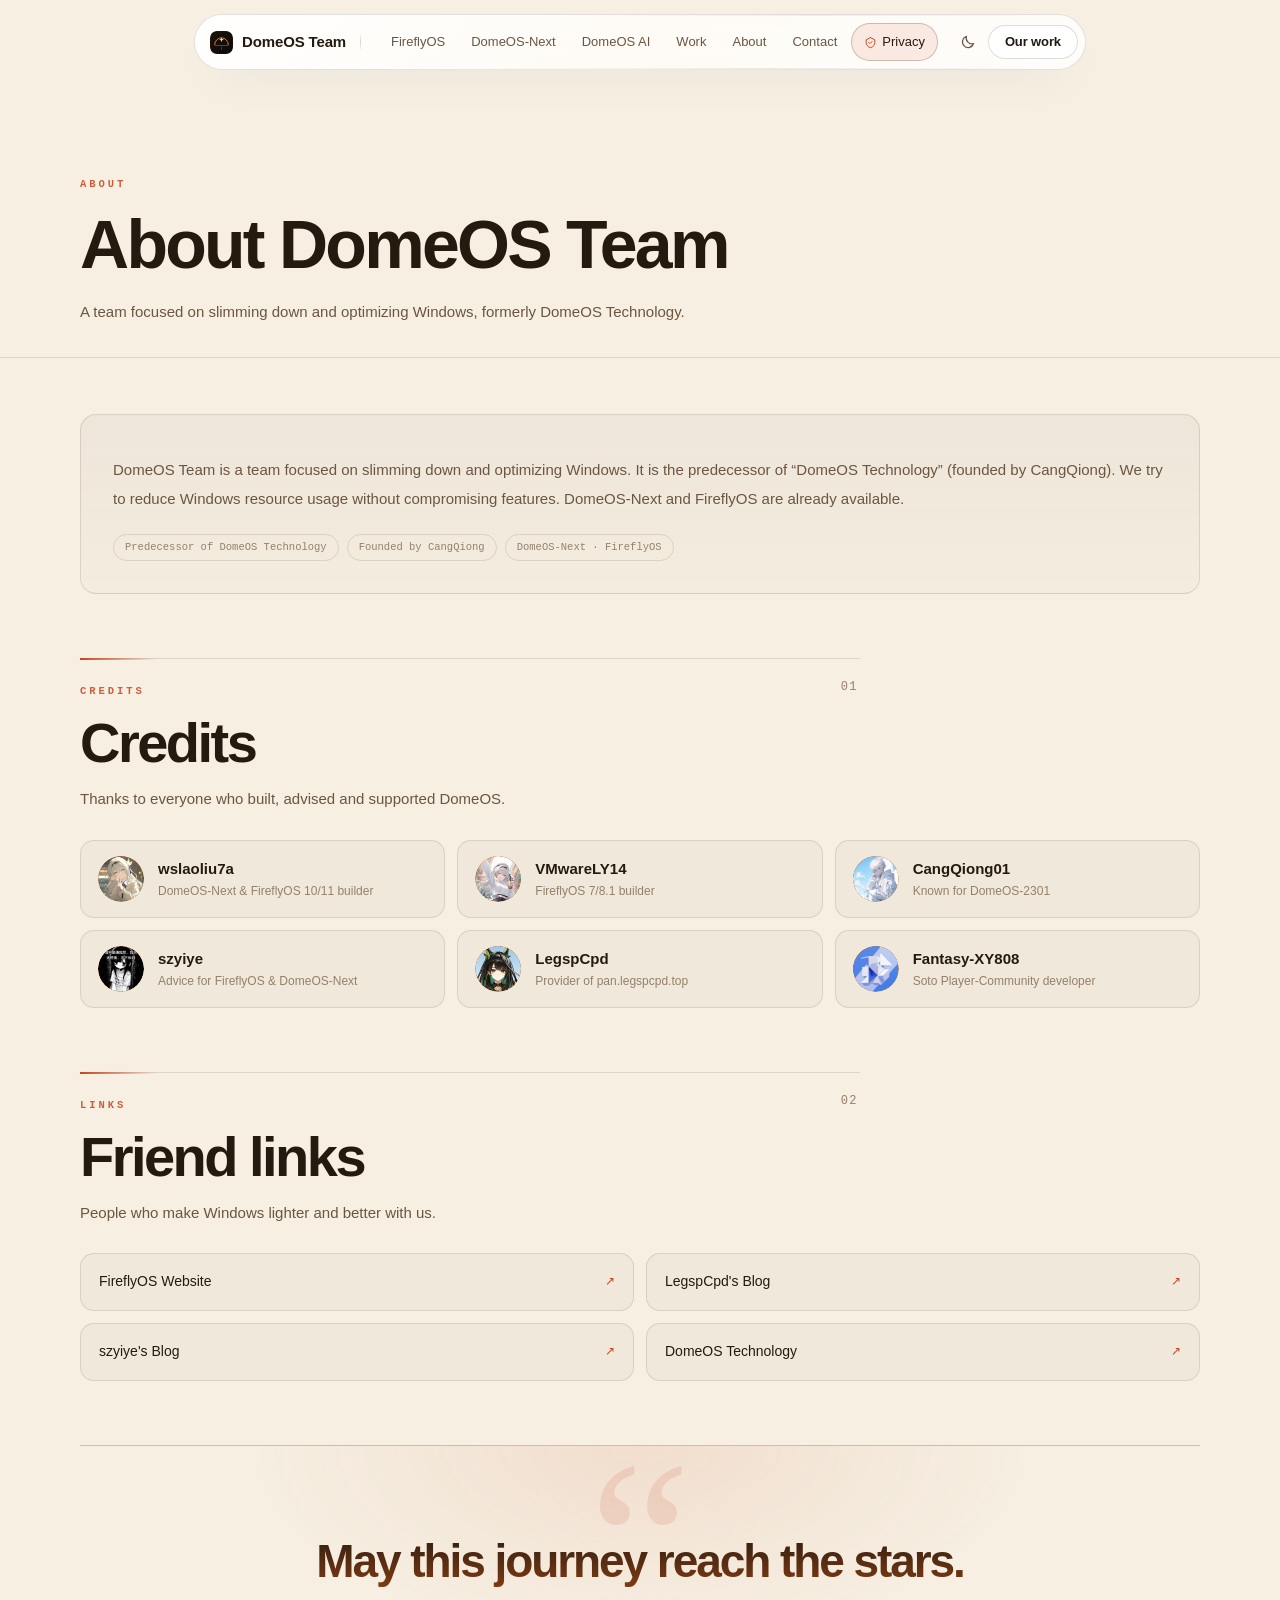
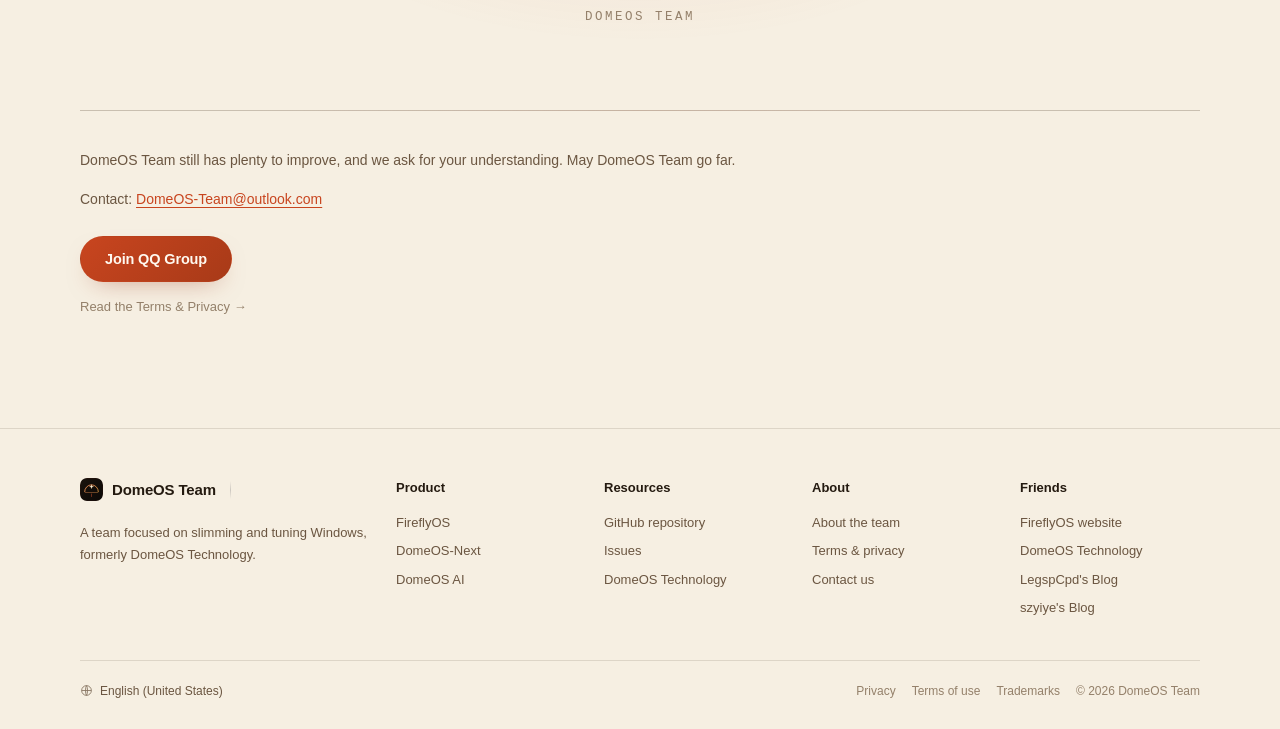
<file: en/about.html>
<!DOCTYPE html>
<html lang="en" data-color-mode="dark">
<head>
<meta charset="UTF-8" />
<meta name="viewport" content="width=device-width, initial-scale=1.0" />
<title>About DomeOS Team — DomeOS Team</title>
<meta name="description" content="DomeOS Team focuses on slimming and tuning Windows. Formerly DomeOS Technology, the team builds DomeOS-Next and FireflyOS." />
<meta name="theme-color" content="#0e0b08" id="themeColor" />
<meta name="color-scheme" content="dark light" />
<meta property="og:type" content="website" />
<meta property="og:title" content="About DomeOS Team" />
<meta property="og:description" content="A team focused on slimming and tuning Windows, formerly DomeOS Technology." />
<link rel="icon" href="../assets/logo.svg" type="image/svg+xml" />
<script>
  (function () {
    try {
      var saved = localStorage.getItem('team-theme');
      var mode = saved === 'light' || saved === 'dark'
        ? saved
        : (window.matchMedia('(prefers-color-scheme: light)').matches ? 'light' : 'dark');
      document.documentElement.setAttribute('data-color-mode', mode);
    } catch (e) {}
  })();
</script>
<style>html{background:#0e0b08}html[data-color-mode="light"]{background:#f6efe2}</style>
<link rel="stylesheet" href="../assets/style.css?v=11" />
<link rel="stylesheet" href="../assets/theme.css?v=11" />
<link rel="stylesheet" href="../assets/evolve.css?v=3" />
</head>
<body>

<div class="page-curtain" aria-hidden="true"></div>

<div class="bg-scene" aria-hidden="true">
  <span class="orb o1"></span>
  <span class="orb o2"></span>
</div>

<header class="site-header">
  <div class="nav-inner">
    <a class="brand" href="../index.html" aria-label="DomeOS Team home">
      <img class="mark" src="../assets/logo.svg" alt="" />
      <span>DomeOS Team</span>
    </a>
    <nav class="nav-links" id="navLinks" aria-label="Main navigation">
      <span class="nav-hover" aria-hidden="true"></span>
      <a href="https://liu7pro.github.io/FireflyOS/">FireflyOS</a>
      <a href="https://liu7pro.github.io/DomeOS-Next/">DomeOS-Next</a>
      <a href="https://liu7pro.github.io/">DomeOS AI</a>
      <a href="../index.html#products">Work</a>
      <a href="about.html">About</a>
      <a href="../index.html#contact">Contact</a>
      <a class="nav-privacy" href="../legal.html" aria-label="Terms and privacy policy">
        <svg viewBox="0 0 24 24" fill="none" stroke="currentColor" stroke-width="1.8" stroke-linecap="round" stroke-linejoin="round"><path d="M12 3l8 4v5c0 4.5-3.4 8.6-8 9.5C7.4 20.6 4 16.5 4 12V7l8-4z" /><path d="m9 12 2 2 4-4" /></svg>
        Privacy
      </a>
    </nav>
    <div class="nav-actions">
      <button class="theme-toggle" id="themeToggle" type="button" aria-label="Toggle light and dark mode" aria-pressed="false">
        <svg class="ic-sun" viewBox="0 0 24 24" fill="none" stroke="currentColor" stroke-width="1.8" stroke-linecap="round">
          <circle cx="12" cy="12" r="4.2" />
          <path d="M12 2.5v2M12 19.5v2M2.5 12h2M19.5 12h2M5.2 5.2l1.4 1.4M17.4 17.4l1.4 1.4M18.8 5.2l-1.4 1.4M6.6 17.4l-1.4 1.4" />
        </svg>
        <svg class="ic-moon" viewBox="0 0 24 24" fill="none" stroke="currentColor" stroke-width="1.8" stroke-linecap="round" stroke-linejoin="round">
          <path d="M20.5 14.3A8.6 8.6 0 0 1 9.7 3.5a8.6 8.6 0 1 0 10.8 10.8Z" />
        </svg>
      </button>
      <a class="btn btn-primary btn-sm" href="../index.html#products">Our work</a>
      <button class="menu-toggle" id="menuToggle" type="button" aria-label="Open menu" aria-expanded="false" aria-controls="navLinks">
        <svg width="17" height="17" viewBox="0 0 24 24" fill="none" stroke="currentColor" stroke-width="2" stroke-linecap="round"><path d="M4 7h16M4 12h16M4 17h16"/></svg>
      </button>
    </div>
  </div>
</header>

<main>
  <section class="legal-hero about-hero">
    <div class="container">
      <span class="eyebrow">About</span>
      <h1>About DomeOS Team</h1>
      <p>A team focused on slimming down and optimizing Windows, formerly DomeOS Technology.</p>
    </div>
  </section>

  <section class="about-body">
    <div class="container">
      <div class="card about-intro reveal">
        <p>DomeOS Team is a team focused on slimming down and optimizing Windows. It is the predecessor of “DomeOS Technology” (founded by CangQiong). We try to reduce Windows resource usage without compromising features. DomeOS-Next and FireflyOS are already available.</p>
        <div class="about-meta">
          <span>Predecessor of DomeOS Technology</span>
          <span>Founded by CangQiong</span>
          <span>DomeOS-Next · FireflyOS</span>
        </div>
      </div>

      <div class="section-head reveal">
        <span class="eyebrow">Credits</span>
        <h2 class="section-title">Credits</h2>
        <p class="section-sub">Thanks to everyone who built, advised and supported DomeOS.</p>
      </div>
      <div class="members">
        <a class="member reveal" href="https://space.bilibili.com/1834614293" target="_blank" rel="noopener">
          <span class="avatar"><img src="../assets/people/wslaoliu7a.jpg" alt="" /></span>
          <div><b>wslaoliu7a</b><span>DomeOS-Next &amp; FireflyOS 10/11 builder</span></div>
        </a>
        <a class="member reveal" href="https://space.bilibili.com/1227511340" target="_blank" rel="noopener">
          <span class="avatar"><img src="../assets/people/vmwarely14.jpg" alt="" /></span>
          <div><b>VMwareLY14</b><span>FireflyOS 7/8.1 builder</span></div>
        </a>
        <a class="member reveal" href="https://space.bilibili.com/1995157657" target="_blank" rel="noopener">
          <span class="avatar"><img src="../assets/people/cangqiong01.jpg" alt="" /></span>
          <div><b>CangQiong01</b><span>Known for DomeOS-2301</span></div>
        </a>
        <a class="member reveal" href="https://space.bilibili.com/3493112219437191" target="_blank" rel="noopener">
          <span class="avatar"><img src="../assets/people/szyiye.jpg" alt="" /></span>
          <div><b>szyiye</b><span>Advice for FireflyOS &amp; DomeOS-Next</span></div>
        </a>
        <a class="member reveal" href="https://space.bilibili.com/1614911881" target="_blank" rel="noopener">
          <span class="avatar"><img src="../assets/people/legspcpd.jpg" alt="" /></span>
          <div><b>LegspCpd</b><span>Provider of pan.legspcpd.top</span></div>
        </a>
        <a class="member reveal" href="https://github.com/Fantasy-XY808" target="_blank" rel="noopener">
          <span class="avatar"><img src="../assets/people/fantasy-xy808.jpg" alt="" /></span>
          <div><b>Fantasy-XY808</b><span>Soto Player-Community developer</span></div>
        </a>
      </div>

      <div class="section-head reveal">
        <span class="eyebrow">Links</span>
        <h2 class="section-title">Friend links</h2>
        <p class="section-sub">People who make Windows lighter and better with us.</p>
      </div>
      <div class="link-grid reveal">
        <a href="https://liu7pro.github.io/FireflyOS/" target="_blank" rel="noopener">FireflyOS Website</a>
        <a href="https://www.legspcpd.top/" target="_blank" rel="noopener">LegspCpd's Blog</a>
        <a href="https://blog.szyiye.cn" target="_blank" rel="noopener">szyiye's Blog</a>
        <a href="https://cangqiong01.github.io/" target="_blank" rel="noopener">DomeOS Technology</a>
      </div>

      <div class="quote reveal">
        <p>May this journey reach the stars.</p>
        <span>DomeOS Team</span>
      </div>

      <div class="about-contact-block">
        <p class="about-contact">DomeOS Team still has plenty to improve, and we ask for your understanding. May DomeOS Team go far.</p>
        <p class="about-contact">Contact: <a href="mailto:DomeOS-Team@outlook.com">DomeOS-Team@outlook.com</a></p>
        <p class="about-join">
          <a class="btn btn-primary" href="https://qun.qq.com/universal-share/share?ac=1&amp;authKey=lsKOJb8erMGhbsJXod%2B0XTAJxQ8RF/%2BQDX3nmfKz8e3SiW0r%2B7hkaf/28XpO9nh5&amp;busi_data=eyJncm91cENvZGUiOiIxMDQ5NTQyNDIwIiwidG9rZW4iOiJ4a1FiQUh0Q21RVmZxanIxY2dqbWt4aGc0bFlTWHdSUWsyQXdObTZ2cWdiSGEwT052ZmpMKzJ1WmozRFE4NWJEIiwidWluIjoiMTEwMTA5MzIwMyJ9&amp;data=-XsAtAnDk5faXxqsnAo9xvDbPF-DuU3LQBIiDjzuflaYwJnzTMtLfC0toC08eZRQzPF8kByGo5tEKezTOdJegwe347--ObzlwH6d-yCqGNU&amp;svctype=5&amp;tempid=h5_group_info" target="_blank" rel="noopener">Join QQ Group</a>
        </p>
        <p class="about-legal"><a href="../legal.html">Read the Terms &amp; Privacy →</a></p>
      </div>
    </div>
  </section>
</main>

<footer class="site-footer">
  <div class="container footer-inner">
    <div class="footer-brand">
      <a class="brand" href="../index.html">
        <img class="mark" src="../assets/logo.svg" alt="" />
        <span>DomeOS Team</span>
      </a>
      <p>A team focused on slimming and tuning Windows, formerly DomeOS Technology.</p>
    </div>
    <div class="footer-col">
      <h4>Product</h4>
      <a href="https://liu7pro.github.io/FireflyOS/">FireflyOS</a>
      <a href="https://liu7pro.github.io/DomeOS-Next/">DomeOS-Next</a>
      <a href="https://liu7pro.github.io/">DomeOS AI</a>
    </div>
    <div class="footer-col">
      <h4>Resources</h4>
      <a href="https://github.com/liu7pro/DomeOS-Team" target="_blank" rel="noopener">GitHub repository</a>
      <a href="https://github.com/liu7pro/DomeOS-Team/issues" target="_blank" rel="noopener">Issues</a>
      <a href="https://cangqiong01.github.io/" target="_blank" rel="noopener">DomeOS Technology</a>
    </div>
    <div class="footer-col">
      <h4>About</h4>
      <a href="about.html">About the team</a>
      <a href="../legal.html">Terms &amp; privacy</a>
      <a href="mailto:DomeOS-Team@outlook.com">Contact us</a>
    </div>
    <div class="footer-col">
      <h4>Friends</h4>
      <a href="https://liu7pro.github.io/FireflyOS/">FireflyOS website</a>
      <a href="https://cangqiong01.github.io/" target="_blank" rel="noopener">DomeOS Technology</a>
      <a href="https://www.legspcpd.top/" target="_blank" rel="noopener">LegspCpd's Blog</a>
      <a href="https://blog.szyiye.cn" target="_blank" rel="noopener">szyiye's Blog</a>
    </div>
  </div>
  <div class="container footer-bottom">
    <a class="footer-lang" href="../about.html">
      <svg viewBox="0 0 24 24" fill="none" stroke="currentColor" stroke-width="1.6"><circle cx="12" cy="12" r="9" /><path d="M3 12h18M12 3c2.5 2.6 2.5 15.4 0 18M12 3c-2.5 2.6-2.5 15.4 0 18" /></svg>
      English (United States)
    </a>
    <div class="footer-legal">
      <a href="../legal.html">Privacy</a>
      <a href="../legal.html">Terms of use</a>
      <a href="about.html">Trademarks</a>
      <a href="https://liu7pro.github.io/DomeOS-Team/">© <span id="year">2026</span> DomeOS Team</a>
    </div>
  </div>
</footer>

<script src="../assets/main.js?v=12"></script>
</body>
</html>
</file>
<file: assets/style.css>
/* ============================================================
   DomeOS 系列官网 — 公共样式
   深色单主题 / 高斯模糊玻璃 / 胶囊按钮 / 入场动画
   ============================================================ */

:root {
  --bg: #0e0b08;
  --bg-soft: #13100b;
  --surface: #17120d;
  --surface-2: #1e1812;
  --border: rgba(245, 239, 227, 0.10);
  --border-strong: rgba(245, 239, 227, 0.20);
  --text: #f5efe3;
  --muted: #b9ab99;
  --faint: #857867;
  --accent: #e25a33;
  --accent-2: #d99a3e;
  --accent-soft: rgba(226, 90, 51, 0.14);
  --accent-line: rgba(226, 90, 51, 0.40);
  --h1-end: #f0c98b;
  --btn-text: #1a0d06;
  --ink-rgb: 255, 255, 255;
  --nav-bg: rgba(10, 12, 18, 0.64);
  --nav-bg-solid: rgba(8, 10, 15, 0.86);
  --nav-bg-mobile: rgba(10, 12, 18, 0.96);
  --shadow-strong: rgba(0, 0, 0, 0.95);
  --radius: 12px;
  --max: 1120px;
  --header-h: 72px;
  --ease: cubic-bezier(0.22, 1, 0.36, 1);
  --font: "Segoe UI Variable Display", "Segoe UI", -apple-system,
    BlinkMacSystemFont, "Microsoft YaHei UI", "PingFang SC", "Hiragino Sans GB",
    sans-serif;
  --mono: "Cascadia Code", "SFMono-Regular", Consolas, "Liberation Mono", monospace;
  color-scheme: dark;
}

*,
*::before,
*::after { box-sizing: border-box; }

html {
  scroll-behavior: smooth;
  -webkit-text-size-adjust: 100%;
}

body {
  margin: 0;
  font-family: var(--font);
  background: var(--bg);
  color: var(--text);
  font-size: 16px;
  line-height: 1.7;
  -webkit-font-smoothing: antialiased;
  overflow-x: hidden;
}

a { color: inherit; text-decoration: none; }
img, svg { display: block; max-width: 100%; }
h1, h2, h3, h4, p, ul, li, figure { margin: 0; padding: 0; }
li { list-style: none; }
button { font: inherit; color: inherit; background: none; border: none; }

.container {
  width: min(var(--max), calc(100% - 48px));
  margin-inline: auto;
}

/* ---------- 背景 ---------- */
.bg-scene {
  position: fixed;
  inset: 0;
  z-index: -1;
  overflow: hidden;
  pointer-events: none;
  background: var(--bg);
}
.bg-scene .orb {
  position: absolute;
  width: 58vw;
  height: 58vw;
  max-width: 820px;
  max-height: 820px;
  border-radius: 50%;
  filter: blur(90px);
  opacity: 0.24;
  animation: orbMove 30s ease-in-out infinite alternate;
}
.bg-scene .o1 {
  top: -22vw;
  left: 2vw;
  background: radial-gradient(circle, var(--accent), transparent 66%);
}
.bg-scene .o2 {
  top: 8vh;
  right: -20vw;
  background: radial-gradient(circle, var(--accent-2), transparent 66%);
  opacity: 0.18;
  animation-delay: -14s;
  animation-duration: 36s;
}
@keyframes orbMove {
  from { transform: translate3d(0, 0, 0) scale(1); }
  to { transform: translate3d(46px, 34px, 0) scale(1.12); }
}

/* ---------- 顶部导航：悬浮胶囊 ---------- */
.site-header {
  position: sticky;
  top: 0;
  z-index: 50;
  padding: 14px 0 4px;
  background: transparent;
  pointer-events: none;
}
.site-header .container { pointer-events: auto; }
.nav-inner {
  pointer-events: auto;
  position: relative;
  width: fit-content;
  max-width: calc(100% - 32px);
  height: 54px;
  margin-inline: auto;
  padding: 4px 6px 4px 12px;
  display: flex;
  align-items: center;
  gap: 6px;
  border-radius: 999px;
  border: 1px solid rgba(var(--ink-rgb), 0.09);
  background: var(--nav-bg);
  backdrop-filter: blur(18px) saturate(160%);
  -webkit-backdrop-filter: blur(18px) saturate(160%);
  box-shadow: 0 18px 44px -30px var(--shadow-strong),
    inset 0 1px 0 rgba(var(--ink-rgb), 0.07);
  transition: background 0.3s, border-color 0.3s, box-shadow 0.3s;
}
.nav-inner::before {
  content: "";
  position: absolute;
  inset: -1px;
  border-radius: inherit;
  padding: 1px;
  background: linear-gradient(
    110deg,
    var(--accent-line),
    rgba(var(--ink-rgb), 0.16) 38%,
    transparent 58%,
    rgba(var(--ink-rgb), 0.1)
  );
  -webkit-mask: linear-gradient(#000 0 0) content-box, linear-gradient(#000 0 0);
  -webkit-mask-composite: xor;
  mask: linear-gradient(#000 0 0) content-box, linear-gradient(#000 0 0);
  mask-composite: exclude;
  opacity: 0.55;
  pointer-events: none;
  transition: opacity 0.3s;
}
.site-header.scrolled .nav-inner {
  background: var(--nav-bg-solid);
  border-color: rgba(var(--ink-rgb), 0.13);
  box-shadow: 0 24px 54px -32px var(--shadow-strong),
    inset 0 1px 0 rgba(var(--ink-rgb), 0.09);
}
.site-header.scrolled .nav-inner::before { opacity: 0.8; }
.brand {
  display: inline-flex;
  align-items: center;
  gap: 9px;
  font-weight: 650;
  font-size: 15px;
  letter-spacing: -0.01em;
  white-space: nowrap;
}
.brand .mark { width: 23px; height: 23px; border-radius: 7px; }
.nav-links {
  position: relative;
  display: flex;
  align-items: center;
  gap: 2px;
  margin-left: 6px;
  margin-right: 2px;
  font-size: 13.5px;
  color: var(--muted);
}
.nav-hover {
  position: absolute;
  top: 50%;
  left: 0;
  width: var(--pill-w, 0px);
  height: 30px;
  border-radius: 999px;
  border: 1px solid var(--border);
  background: var(--accent-soft);
  transform: translate(var(--pill-x, 0px), -50%);
  opacity: 0;
  pointer-events: none;
  transition: transform 0.42s cubic-bezier(0.34, 1.56, 0.64, 1),
    width 0.42s cubic-bezier(0.34, 1.56, 0.64, 1), opacity 0.2s;
  z-index: 1;
}
.nav-links.pill-on .nav-hover { opacity: 1; }
.nav-links a {
  position: relative;
  z-index: 2;
  padding: 7px 10px;
  border-radius: 999px;
  font-size: 13px;
  transition: color 0.2s, background 0.2s;
}
.nav-links a:hover { color: var(--text); background: transparent; }
.nav-links a.nav-privacy {
  display: inline-flex;
  align-items: center;
  gap: 5px;
  color: var(--text);
  border: 1px solid var(--border-strong);
  background: var(--accent-soft);
}
.nav-links a.nav-privacy svg { width: 13px; height: 13px; color: var(--accent); }
.nav-links a.nav-privacy:hover { background: rgba(var(--ink-rgb), 0.08); }
.nav-actions { margin-left: 0; display: flex; align-items: center; gap: 4px; }
.nav-actions .btn-sm {
  height: 34px;
  padding: 0 15px;
  font-size: 13px;
  border-radius: 999px;
}
.menu-toggle {
  display: none;
  width: 32px;
  height: 32px;
  border-radius: 50%;
  border: 0;
  background: transparent;
  align-items: center;
  justify-content: center;
  color: var(--muted);
  cursor: pointer;
  transition: background 0.2s, color 0.2s;
}
.menu-toggle:hover { background: rgba(var(--ink-rgb), 0.06); color: var(--text); }


/* ---------- 按钮 ---------- */
.btn {
  display: inline-flex;
  align-items: center;
  justify-content: center;
  gap: 8px;
  height: 46px;
  padding: 0 24px;
  border-radius: 999px;
  font-size: 14.5px;
  font-weight: 600;
  letter-spacing: -0.01em;
  white-space: nowrap;
  border: 1px solid transparent;
  cursor: pointer;
  transition: background 0.24s, border-color 0.24s, color 0.24s,
    transform 0.24s var(--ease), box-shadow 0.24s;
}
.btn svg { width: 16px; height: 16px; flex: none; }
.btn-primary {
  background: linear-gradient(135deg, var(--accent), var(--accent-2));
  color: var(--btn-text);
  box-shadow: 0 10px 30px -14px var(--accent-line);
}
.btn-primary:hover {
  transform: translateY(-2px);
  box-shadow: 0 16px 34px -14px var(--accent-line);
  filter: brightness(1.06);
}
.btn-ghost {
  background: rgba(var(--ink-rgb), 0.035);
  border-color: var(--border-strong);
  color: var(--text);
}
.btn-ghost:hover {
  background: rgba(var(--ink-rgb), 0.08);
  border-color: rgba(var(--ink-rgb), 0.24);
  transform: translateY(-2px);
}
.btn-sm { height: 36px; padding: 0 16px; font-size: 13px; }

/* ---------- Hero ---------- */
.hero {
  position: relative;
  padding: 72px 0 24px;
  text-align: center;
}
.hero::before {
  content: "";
  position: absolute;
  inset: -120px 0 auto;
  height: 560px;
  background: radial-gradient(
    ellipse 60% 60% at 50% 30%,
    var(--accent-soft),
    transparent 70%
  );
  pointer-events: none;
}
.hero-badge {
  position: relative;
  display: inline-flex;
  align-items: center;
  gap: 8px;
  margin-bottom: 26px;
  padding: 5px 14px 5px 6px;
  border-radius: 999px;
  border: 1px solid var(--border-strong);
  background: rgba(var(--ink-rgb), 0.035);
  font-size: 12px;
  color: var(--muted);
}
.hero-badge img { width: 20px; height: 20px; border-radius: 6px; }
.hero-badge b { color: var(--text); font-weight: 600; }
.hero h1 {
  position: relative;
  font-size: clamp(52px, 9.2vw, 108px);
  line-height: 0.98;
  letter-spacing: -0.055em;
  font-weight: 760;
  background: linear-gradient(180deg, #ffffff 22%, var(--h1-end) 100%);
  -webkit-background-clip: text;
  background-clip: text;
  color: transparent;
  -webkit-text-fill-color: transparent;
}
.hero .lead {
  position: relative;
  max-width: 660px;
  margin: 26px auto 0;
  font-size: clamp(15.5px, 1.6vw, 18px);
  color: var(--muted);
  text-wrap: pretty;
}
.hero .lead strong { color: var(--text); font-weight: 600; }
.hero-actions {
  position: relative;
  display: flex;
  justify-content: center;
  flex-wrap: wrap;
  gap: 12px;
  margin-top: 34px;
}
.hero-note {
  margin-top: 16px;
  font-size: 12.5px;
  color: var(--faint);
}
.hero-note a { color: var(--muted); text-decoration: underline; text-underline-offset: 3px; }
.hero-note a:hover { color: var(--text); }

.hero-chips {
  position: relative;
  display: flex;
  justify-content: center;
  flex-wrap: wrap;
  gap: 8px;
  margin-top: 30px;
  font-size: 12px;
  color: var(--muted);
}
.hero-chips span {
  padding: 4px 12px;
  border-radius: 999px;
  border: 1px solid var(--border);
  background: rgba(var(--ink-rgb), 0.025);
}

/* ---------- 展示面板 ---------- */
.showcase {
  position: relative;
  max-width: 880px;
  margin: 64px auto 0;
  border: 1px solid var(--border-strong);
  border-radius: var(--radius);
  background: linear-gradient(180deg, rgba(var(--ink-rgb), 0.045), rgba(var(--ink-rgb), 0.012));
  box-shadow: 0 50px 90px -48px var(--shadow-strong),
    inset 0 1px 0 rgba(var(--ink-rgb), 0.1);
  overflow: hidden;
}
.showcase-head {
  display: flex;
  align-items: center;
  gap: 8px;
  padding: 12px 16px;
  border-bottom: 1px solid var(--border);
  background: rgba(var(--ink-rgb), 0.02);
}
.dot { width: 9px; height: 9px; border-radius: 50%; background: rgba(var(--ink-rgb), 0.16); }
.showcase-title {
  margin-left: 8px;
  font-family: var(--mono);
  font-size: 11.5px;
  color: var(--faint);
}
.showcase-body { padding: 10px 8px 8px; }
.spec-row {
  display: flex;
  align-items: baseline;
  justify-content: space-between;
  gap: 20px;
  padding: 13px 18px;
  border-radius: 10px;
  font-size: 13.5px;
}
.spec-row + .spec-row { border-top: 1px solid rgba(var(--ink-rgb), 0.05); }
.spec-row span { color: var(--faint); flex: none; }
.spec-row b { color: var(--text); font-weight: 550; text-align: right; }
.spec-row b em {
  font-style: normal;
  color: var(--accent);
}

/* ---------- 通用区块 ---------- */
.section { padding: 104px 0 0; }
.section-head { max-width: 700px; margin-bottom: 44px; }
.section-head.center { margin-inline: auto; text-align: center; }
.eyebrow {
  display: block;
  margin-bottom: 12px;
  font-size: 11.5px;
  font-weight: 650;
  letter-spacing: 0.16em;
  text-transform: uppercase;
  color: var(--faint);
}
.section-title {
  font-size: clamp(32px, 4.4vw, 48px);
  line-height: 1.12;
  letter-spacing: -0.035em;
  font-weight: 650;
  text-wrap: balance;
}
.section-sub {
  margin-top: 14px;
  font-size: 15px;
  color: var(--muted);
  text-wrap: pretty;
}

/* ---------- 卡片网格 ---------- */
.grid-3 {
  display: grid;
  grid-template-columns: repeat(3, minmax(0, 1fr));
  gap: 14px;
}
.grid-2 {
  display: grid;
  grid-template-columns: repeat(2, minmax(0, 1fr));
  gap: 14px;
}
.card {
  position: relative;
  padding: 26px 24px 24px;
  border-radius: var(--radius);
  border: 1px solid var(--border);
  background: linear-gradient(180deg, rgba(var(--ink-rgb), 0.035), rgba(var(--ink-rgb), 0.012));
  transition: border-color 0.3s, transform 0.3s var(--ease), background 0.3s;
  overflow: hidden;
}
.card::after {
  content: "";
  position: absolute;
  inset: 0;
  border-radius: inherit;
  background: radial-gradient(380px circle at var(--mx, 50%) var(--my, 0%), var(--accent-soft), transparent 65%);
  opacity: 0;
  transition: opacity 0.3s;
  pointer-events: none;
}
.card:hover {
  border-color: var(--accent-line);
  transform: translateY(-4px);
}
.card:hover::after { opacity: 1; }
.card > * { position: relative; z-index: 1; }
.card-index {
  display: inline-flex;
  align-items: center;
  justify-content: center;
  width: 30px;
  height: 30px;
  margin-bottom: 16px;
  border-radius: 9px;
  border: 1px solid var(--accent-line);
  background: var(--accent-soft);
  color: var(--accent);
  font-family: var(--mono);
  font-size: 12px;
}
.card h3 {
  font-size: 16.5px;
  font-weight: 650;
  letter-spacing: -0.015em;
}
.card p {
  margin-top: 8px;
  font-size: 13.5px;
  line-height: 1.75;
  color: var(--muted);
}
.card .tags { display: flex; flex-wrap: wrap; gap: 6px; margin-top: 16px; }
.card .tags span {
  padding: 3px 9px;
  border-radius: 999px;
  border: 1px solid var(--border);
  font-size: 11px;
  color: var(--faint);
}

/* ---------- 版本 ---------- */
.versions {
  display: grid;
  grid-template-columns: repeat(4, minmax(0, 1fr));
  gap: 12px;
}
.version-card {
  padding: 22px 20px;
  border-radius: 15px;
  border: 1px solid var(--border);
  background: rgba(var(--ink-rgb), 0.022);
  transition: border-color 0.3s, transform 0.3s var(--ease);
}
.version-card:hover { border-color: var(--accent-line); transform: translateY(-3px); }
.version-card .v {
  font-family: var(--mono);
  font-size: 24px;
  font-weight: 650;
  letter-spacing: -0.04em;
  color: var(--text);
}
.version-card .v small {
  margin-left: 4px;
  font-family: var(--font);
  font-size: 11px;
  font-weight: 500;
  color: var(--accent);
}
.version-card p { margin-top: 6px; font-size: 12.5px; color: var(--muted); }
.version-card .maker {
  display: block;
  margin-top: 14px;
  padding-top: 12px;
  border-top: 1px solid var(--border);
  font-size: 11.5px;
  color: var(--faint);
}

/* ---------- 产品 ---------- */
.product-card { display: flex; flex-direction: column; }
.product-top { display: flex; align-items: center; gap: 12px; margin-bottom: 16px; }
.product-top img { width: 38px; height: 38px; border-radius: 11px; }
.product-top h3 { font-size: 17px; }
.product-top .state {
  margin-left: auto;
  padding: 2px 9px;
  border-radius: 999px;
  font-size: 10.5px;
  color: var(--accent);
  background: var(--accent-soft);
  border: 1px solid var(--accent-line);
}
.product-card p { flex: 1; }
.product-link {
  display: inline-flex;
  align-items: center;
  gap: 6px;
  margin-top: 18px;
  font-size: 13px;
  font-weight: 600;
  color: var(--accent);
}
.product-link:hover { gap: 10px; }
.product-link { transition: gap 0.2s var(--ease); }

/* ---------- 团队 ---------- */
.members {
  display: grid;
  grid-template-columns: repeat(3, minmax(0, 1fr));
  gap: 12px;
}
.member {
  display: flex;
  align-items: center;
  gap: 14px;
  padding: 18px 20px;
  border-radius: 14px;
  border: 1px solid var(--border);
  background: rgba(var(--ink-rgb), 0.022);
  color: inherit;
  text-decoration: none;
  transition: border-color 0.3s, background 0.3s;
}
.member:hover { border-color: var(--border-strong); background: rgba(var(--ink-rgb), 0.04); }
.avatar {
  display: grid;
  place-items: center;
  width: 42px;
  height: 42px;
  flex: none;
  border-radius: 50%;
  overflow: hidden;
  clip-path: circle(50%);
  font-size: 15px;
  font-weight: 700;
  color: var(--btn-text);
  background: linear-gradient(135deg, var(--accent), var(--accent-2));
}
.avatar img { width: 100%; height: 100%; border-radius: 50%; clip-path: circle(50%); object-fit: cover; }
.member b { display: block; font-size: 14.5px; font-weight: 600; }
.member > div > span { display: block; font-size: 12px; color: var(--faint); }
.member a { transition: color 0.2s; }
.member a:hover { color: var(--accent); }

/* ---------- 引言 ---------- */
.quote {
  padding: 46px 32px;
  border-radius: var(--radius);
  border: 1px solid var(--border);
  background: linear-gradient(135deg, var(--accent-soft), transparent 60%);
  text-align: center;
}
.quote p {
  font-size: clamp(20px, 2.6vw, 28px);
  font-weight: 650;
  letter-spacing: -0.025em;
  line-height: 1.45;
  text-wrap: balance;
}
.quote span {
  display: block;
  margin-top: 12px;
  font-size: 12.5px;
  color: var(--faint);
}

/* ---------- CTA ---------- */
.cta-panel {
  display: flex;
  align-items: center;
  flex-wrap: wrap;
  gap: 24px;
  padding: 32px 34px;
  border-radius: var(--radius);
  border: 1px solid var(--border-strong);
  background: linear-gradient(120deg, var(--accent-soft), rgba(var(--ink-rgb), 0.015) 55%);
}
.cta-panel img { width: 52px; height: 52px; border-radius: 15px; flex: none; }
.cta-text h2 { font-size: 21px; font-weight: 650; letter-spacing: -0.02em; }
.cta-text p { margin-top: 4px; font-size: 13.5px; color: var(--muted); }
.cta-actions { margin-left: auto; display: flex; gap: 10px; flex-wrap: wrap; }

/* ---------- 协议页 ---------- */
.legal-hero {
  padding: clamp(64px, 8vw, 104px) 0 32px;
  border-bottom: 1px solid var(--border);
}
.legal-hero .eyebrow { margin-bottom: 14px; }
.legal-hero h1 {
  margin: 0 0 16px;
  font-size: clamp(36px, 5.6vw, 60px);
  line-height: 1.08;
  letter-spacing: -0.04em;
  font-weight: 650;
}
.legal-hero p {
  max-width: 720px;
  margin: 0;
  font-size: 15px;
  line-height: 1.8;
  color: var(--muted);
}
.legal-toc {
  display: flex;
  flex-wrap: wrap;
  gap: 8px;
  margin-top: 28px;
}
.legal-toc a {
  padding: 6px 12px;
  border: 1px solid var(--border);
  border-radius: 999px;
  font-size: 12px;
  color: var(--muted);
  transition: color 0.2s, border-color 0.2s, background 0.2s;
}
.legal-toc a:hover {
  color: var(--text);
  border-color: var(--border-strong);
  background: rgba(var(--ink-rgb), 0.04);
}
.legal-doc {
  max-width: 860px;
  margin: 0 auto;
  padding: 48px 0 96px;
  font-size: 14px;
  line-height: 1.9;
  color: var(--muted);
}
.legal-doc h2 {
  margin: 46px 0 14px;
  font-size: 23px;
  line-height: 1.35;
  letter-spacing: -0.02em;
  font-weight: 650;
  color: var(--text);
}
.legal-doc h2:first-child { margin-top: 0; }
.legal-doc h3 {
  margin: 28px 0 8px;
  font-size: 16px;
  font-weight: 600;
  color: var(--text);
}
.legal-doc p { margin: 0 0 10px; }
.legal-doc strong { color: var(--text); font-weight: 600; }
.legal-doc ul { margin: 0 0 14px; padding-left: 20px; }
.legal-doc li { margin: 5px 0; }
.legal-doc a {
  color: var(--accent);
  text-decoration: underline;
  text-underline-offset: 3px;
}
.legal-doc blockquote {
  margin: 18px 0 22px;
  padding: 16px 20px;
  border: 1px solid var(--border);
  border-left: 3px solid var(--accent);
  border-radius: 12px;
  background: rgba(var(--ink-rgb), 0.03);
}
.legal-doc blockquote p:last-child { margin-bottom: 0; }
.legal-doc table {
  display: block;
  width: 100%;
  overflow-x: auto;
  margin: 18px 0 22px;
  border-collapse: collapse;
  font-size: 12.5px;
}
.legal-doc th,
.legal-doc td {
  border: 1px solid var(--border);
  padding: 8px 10px;
  text-align: left;
  vertical-align: top;
}
.legal-doc th {
  color: var(--text);
  background: rgba(var(--ink-rgb), 0.05);
}
.legal-doc code {
  padding: 1px 5px;
  border-radius: 5px;
  background: rgba(var(--ink-rgb), 0.08);
  font-size: 0.92em;
}
@media (max-width: 760px) {
  .legal-hero { padding-top: 52px; }
  .legal-doc { padding: 36px 0 72px; }
  .legal-doc h2 { font-size: 20px; }
}

/* ---------- 页脚 ---------- */
.site-footer {
  margin-top: 110px;
  border-top: 1px solid var(--border);
  padding: 48px 0 28px;
}
.footer-inner {
  display: grid;
  grid-template-columns: 1.6fr repeat(4, 1fr);
  gap: 28px;
}
.footer-brand p {
  max-width: 320px;
  margin-top: 12px;
  font-size: 13px;
  color: var(--muted);
}
.footer-col h4 { font-size: 13px; font-weight: 600; margin-bottom: 10px; }
.footer-col a {
  display: block;
  padding: 3px 0;
  font-size: 13px;
  color: var(--muted);
  transition: color 0.2s;
}
.footer-col a:hover { color: var(--text); }
.footer-bottom {
  display: flex;
  align-items: center;
  justify-content: space-between;
  gap: 12px;
  flex-wrap: wrap;
  margin-top: 38px;
  padding-top: 20px;
  border-top: 1px solid var(--border);
  font-size: 12px;
  color: var(--faint);
}
.footer-lang {
  display: inline-flex;
  align-items: center;
  gap: 7px;
  color: var(--muted);
  transition: color .2s;
}
.footer-lang:hover { color: var(--text); }
.footer-lang svg { width: 13px; height: 13px; opacity: .8; }
.footer-legal {
  display: flex;
  flex-wrap: wrap;
  align-items: center;
  gap: 16px;
}
.footer-legal a { color: var(--faint); transition: color .2s; }
.footer-legal a:hover { color: var(--text); }

/* ---------- 入场动画 ---------- */
.reveal {
  opacity: 0;
  transform: translateY(20px);
  transition: opacity 0.75s var(--ease), transform 0.75s var(--ease);
}
.reveal.in { opacity: 1; transform: none; }

/* ---------- 响应式 ---------- */
@media (max-width: 960px) {
  .grid-3, .members { grid-template-columns: repeat(2, minmax(0, 1fr)); }
}

@media (max-width: 760px) {
  .nav-inner { width: calc(100% - 24px); }
  .nav-links { display: none; }
  .nav-actions { margin-left: auto; }
  .menu-toggle { display: inline-flex; }
  .nav-links.open {
    display: flex;
    position: absolute;
    top: calc(100% + 10px);
    left: 0;
    right: 0;
    flex-direction: column;
    align-items: stretch;
    gap: 2px;
    margin: 0;
    padding: 8px;
    background: var(--nav-bg-mobile);
    border: 1px solid var(--border-strong);
    border-radius: 18px;
    box-shadow: 0 24px 56px -28px var(--shadow-strong);
    backdrop-filter: blur(20px);
  }
  .nav-links.open a { padding: 11px 14px; font-size: 14px; border-radius: 12px; }
  .nav-links.open a:hover { background: rgba(var(--ink-rgb), 0.05); }
  .hero { padding-top: 54px; }
  .hero-badge { margin-bottom: 22px; }
  .hero .lead { margin-top: 22px; }
  .section { padding-top: 78px; }
  .grid-3, .grid-2, .members { grid-template-columns: 1fr; }
  .versions { grid-template-columns: repeat(2, minmax(0, 1fr)); }
  .cta-actions { margin-left: 0; width: 100%; }
  .cta-actions .btn { flex: 1; }
  .footer-inner { grid-template-columns: 1fr 1fr; }
  .footer-brand { grid-column: 1 / -1; }
}

@media (max-width: 560px) {
  .container { width: calc(100% - 32px); }
  .hero h1 { font-size: 44px; }
  .hero-actions .btn { flex: 1 1 100%; }
  .showcase { margin-top: 44px; }
  .spec-row { padding: 12px 14px; }
  .spec-row b { font-size: 12.5px; }
  .versions { grid-template-columns: 1fr; }
  .cta-panel { padding: 24px 22px; }
  .footer-inner { grid-template-columns: 1fr; }
  .quote { padding: 34px 22px; }
}

@media (prefers-reduced-motion: reduce) {
  html { scroll-behavior: auto; }
  *, *::before, *::after {
    animation: none !important;
    transition: none !important;
  }
  .reveal { opacity: 1; transform: none; }
}

:root{--cursor-ring:var(--accent);--cursor-fill:var(--accent-soft);--cursor-glow:rgba(var(--ink-rgb),.16)}

/* ---------- 自定义光标（参考 Moonshot） ---------- */
.cursor-ring,
.cursor-dot {
  position: fixed;
  top: 0;
  left: 0;
  pointer-events: none;
  z-index: 9999;
  border-radius: 50%;
  opacity: 0;
  will-change: transform, opacity;
}
.cursor-ring {
  width: 36px;
  height: 36px;
  margin: -18px 0 0 -18px;
  border: 1.5px solid var(--cursor-ring, rgba(var(--ink-rgb), .7));
  box-shadow: 0 0 22px var(--cursor-glow, rgba(var(--ink-rgb), .2));
  transition: width .32s cubic-bezier(.16, 1, .3, 1), height .32s cubic-bezier(.16, 1, .3, 1),
              margin .32s cubic-bezier(.16, 1, .3, 1), background-color .3s ease,
              border-color .3s ease, opacity .3s ease, rotate .4s cubic-bezier(.16, 1, .3, 1),
              box-shadow .3s ease;
}
.cursor-dot {
  width: 5px;
  height: 5px;
  margin: -2.5px 0 0 -2.5px;
  background: var(--cursor-ring, #fff);
  transition: opacity .3s ease;
}
.cursor-ring.is-hover {
  width: 56px;
  height: 56px;
  margin: -28px 0 0 -28px;
  border-color: var(--cursor-ring, #fff);
  background-color: var(--cursor-fill, rgba(var(--ink-rgb), .12));
}

@media (hover: none), (pointer: coarse) {
  .cursor-ring, .cursor-dot { display: none; }
}
@media (hover: hover) and (pointer: fine) {
  html.cursor-ready,
  html.cursor-ready body,
  html.cursor-ready a,
  html.cursor-ready button,
  html.cursor-ready .btn,
  html.cursor-ready input,
  html.cursor-ready textarea,
  html.cursor-ready select,
  html.cursor-ready [role="button"] { cursor: none; }
}


/* Team：双轨道旋转，悬停加速 */
.cursor-ring::before,
.cursor-ring::after {
  content: "";
  position: absolute;
  border-radius: 50%;
  pointer-events: none;
}
.cursor-ring::before {
  inset: -6px;
  border: 1px solid transparent;
  border-top-color: var(--accent);
  border-right-color: rgba(var(--ink-rgb), .18);
  animation: cursor-spin 2.2s linear infinite;
}
.cursor-ring.is-hover::before { animation-duration: .9s; }
@keyframes cursor-spin { to { transform: rotate(360deg); } }
/* ---------- 印刷暖色主题 · 朱红 / 琥珀 / 象牙 ---------- */
.eyebrow {
  color: var(--accent);
  font-family: var(--mono);
  letter-spacing: .24em;
}
.card-index {
  color: var(--accent);
  border-color: var(--accent-line);
  font-family: var(--mono);
}
.card:hover {
  transform: translateY(-2px);
  box-shadow: 0 26px 52px -38px var(--shadow-strong);
}
.btn-primary {
  background: var(--accent);
  background-image: none;
  color: var(--btn-text);
  box-shadow: 0 12px 30px -18px rgba(226, 90, 51, .75);
}
.btn-primary:hover {
  background: #ef6b44;
  transform: translateY(-1px);
}
.member {
  position: relative;
  overflow: hidden;
}
.member::before {
  content: "";
  position: absolute;
  left: 0;
  top: 14px;
  bottom: 14px;
  width: 2px;
  background: var(--accent);
  opacity: 0;
  transition: opacity .25s ease;
}
.member:hover {
  border-color: var(--accent-line);
  background: rgba(226, 90, 51, .06);
}
.member:hover::before { opacity: 1; }
.member:hover .avatar { box-shadow: 0 0 0 4px rgba(226, 90, 51, .16); }
.quote {
  border-color: var(--accent-line);
  background: linear-gradient(135deg, rgba(226, 90, 51, .09), rgba(217, 154, 62, .04));
}
.bg-scene .o1 { opacity: .20; }
.bg-scene .o2 { opacity: .12; }
.bg-scene::after {
  content: "";
  position: absolute;
  inset: 0;
  pointer-events: none;
  opacity: .035;
  background-image: url("data:image/svg+xml,%3Csvg xmlns='http://www.w3.org/2000/svg' width='120' height='120'%3E%3Cfilter id='n'%3E%3CfeTurbulence type='fractalNoise' baseFrequency='.9' numOctaves='3'/%3E%3C/filter%3E%3Crect width='120' height='120' filter='url(%23n)' opacity='.55'/%3E%3C/svg%3E");
  mix-blend-mode: overlay;
}

/* ---------- 印刷目录式细节 ---------- */
::selection { background: rgba(226, 90, 51, .35); color: var(--text); }
main { counter-reset: sec; }
.section-head {
  position: relative;
  padding-top: 20px;
  border-top: 1px solid var(--border);
}
.section-head::before {
  content: "";
  position: absolute;
  top: -1px;
  left: 0;
  width: 56px;
  height: 2px;
  background: var(--accent);
}
.section-head::after {
  counter-increment: sec;
  content: counter(sec, decimal-leading-zero);
  position: absolute;
  top: 18px;
  right: 2px;
  font-family: var(--mono);
  font-size: 12px;
  letter-spacing: .12em;
  color: var(--faint);
}
.product-card::before {
  content: "";
  position: absolute;
  left: 0;
  right: 0;
  top: 0;
  height: 2px;
  background: linear-gradient(90deg, var(--accent), var(--accent-2));
  opacity: 0;
  transition: opacity .3s ease;
}
.product-card:hover::before { opacity: 1; }
.quote q { font-family: var(--mono); }

.scroll-progress{background:linear-gradient(90deg,var(--accent),var(--accent-2))}

/* ---------- 超进化视觉层 ---------- */
.scroll-progress {
  position: fixed;
  top: 0;
  left: 0;
  right: 0;
  height: 2px;
  transform: scaleX(0);
  transform-origin: 0 50%;
  z-index: 300;
  pointer-events: none;
}
.back-top {
  position: fixed;
  right: 22px;
  bottom: 22px;
  z-index: 120;
  width: 42px;
  height: 42px;
  display: grid;
  place-items: center;
  padding: 0;
  border: 1px solid var(--border-strong);
  border-radius: 50%;
  background: var(--surface-2);
  color: var(--text-2);
  opacity: 0;
  visibility: hidden;
  transform: translateY(10px) scale(.92);
  transition: opacity .3s ease, visibility .3s ease, transform .3s ease,
              color .25s ease, border-color .25s ease, box-shadow .25s ease;
  -webkit-backdrop-filter: blur(16px);
  backdrop-filter: blur(16px);
}
.back-top.show { opacity: 1; visibility: visible; transform: none; }
.back-top:hover { color: var(--text); border-color: var(--accent-line); box-shadow: 0 0 26px var(--accent-soft); }
.back-top svg { width: 17px; height: 17px; }

.card, .thanks-card, .version-card, .product-card {
  --rx: 0deg;
  --ry: 0deg;
  transform: perspective(1000px) rotateX(var(--rx)) rotateY(var(--ry));
  transition: transform .32s cubic-bezier(.22, 1, .36, 1), border-color .3s ease,
              box-shadow .3s ease, background-color .3s ease;
  will-change: transform;
}
.card:hover, .thanks-card:hover, .version-card:hover, .product-card:hover {
  transform: perspective(1000px) rotateX(var(--rx)) rotateY(var(--ry)) translateY(-4px);
}

.btn { position: relative; overflow: hidden; }
.btn::after {
  content: "";
  position: absolute;
  top: -60%;
  bottom: -60%;
  left: -70%;
  width: 45%;
  background: linear-gradient(100deg, transparent, rgba(var(--ink-rgb), .38), transparent);
  transform: skewX(-18deg);
  transition: left .65s cubic-bezier(.22, 1, .36, 1);
  pointer-events: none;
}
.btn:hover::after { left: 130%; }

.nav-links a.is-active {
  color: var(--text);
  background: var(--accent-soft, rgba(var(--ink-rgb), .06));
}

.window-wrap::before {
  content: "";
  position: absolute;
  inset: -20px;
  z-index: -1;
  border-radius: 28px;
  background: radial-gradient(circle at 50% 45%, var(--accent-soft, rgba(79, 140, 255, .2)), transparent 68%);
  filter: blur(26px);
  opacity: .75;
  animation: premium-breathe 9s ease-in-out infinite;
  pointer-events: none;
}
@keyframes premium-breathe {
  0%, 100% { opacity: .55; transform: scale(.98); }
  50% { opacity: .9; transform: scale(1.03); }
}

@media (prefers-reduced-motion: reduce) {
  .card, .thanks-card, .version-card, .product-card { transform: none !important; transition: none !important; }
  .btn::after { display: none; }
  .window-wrap::before { animation: none; }
}

/* 超进化视觉层：站点令牌别名 */
:root {
  --text-2: var(--muted);
}

/* 超进化视觉层：返回顶部进度环 */
.back-top::before {
  content: "";
  position: absolute;
  inset: -3px;
  border-radius: 50%;
  background: conic-gradient(var(--accent) calc(var(--p, 0) * 1%), transparent 0);
  -webkit-mask: radial-gradient(farthest-side, transparent calc(100% - 2px), #000 calc(100% - 2px));
  mask: radial-gradient(farthest-side, transparent calc(100% - 2px), #000 calc(100% - 2px));
  opacity: .85;
  pointer-events: none;
}
</file>
<file: assets/theme.css>
/* DomeOS Team — 主题令牌
   深色：印刷暖黑 / 象牙字 / 朱红琥珀
   浅色：米白纸面 / 墨色字 / 朱红印章 */

:root {
  --accent: #e25a33;
  --accent-2: #d99a3e;
  --accent-soft: rgba(226, 90, 51, 0.14);
  --accent-line: rgba(226, 90, 51, 0.40);
  --h1-end: #f0c98b;
  --btn-text: #1a0d06;
}

html[data-color-mode="light"] {
  color-scheme: light;

  --bg: #f6efe2;
  --bg-soft: #efe4d2;
  --surface: #fffaf1;
  --surface-2: #fbf2e3;

  --border: rgba(60, 38, 20, 0.13);
  --border-strong: rgba(60, 38, 20, 0.24);

  --text: #241a10;
  --muted: #6b5641;
  --faint: #94806a;

  --accent: #c8451f;
  --accent-2: #b4771c;
  --accent-soft: rgba(200, 69, 31, 0.10);
  --accent-line: rgba(200, 69, 31, 0.30);
  --h1-end: #a8561f;
  --btn-text: #fff9f0;

  --ink-rgb: 60, 38, 20;
  --nav-bg: rgba(255, 250, 241, 0.72);
  --nav-bg-solid: rgba(255, 250, 241, 0.92);
  --nav-bg-mobile: rgba(255, 250, 241, 0.98);
  --shadow-strong: rgba(90, 58, 26, 0.22);

  --cursor-glow: rgba(120, 72, 30, 0.18);
}

html[data-color-mode="light"] .hero h1 {
  background: linear-gradient(180deg, #2b1a0e 16%, #74401b 60%, var(--accent) 100%);
  -webkit-background-clip: text;
  background-clip: text;
}

html[data-color-mode="light"] .hero::before {
  opacity: 0.55;
}

html[data-color-mode="light"] .bg-scene .orb { opacity: 0.14; }
html[data-color-mode="light"] .bg-scene .o2 { opacity: 0.10; }

html[data-color-mode="light"] .nav-inner::before {
  background: linear-gradient(
    110deg,
    var(--accent-line),
    rgba(var(--ink-rgb), 0.12) 38%,
    transparent 58%,
    rgba(var(--ink-rgb), 0.08)
  );
}

html[data-color-mode="light"] .btn-primary {
  background: linear-gradient(135deg, var(--accent), #a83a18);
  box-shadow: 0 10px 26px -14px rgba(150, 48, 18, 0.55);
}

html[data-color-mode="light"] .btn-primary:hover {
  box-shadow: 0 16px 32px -14px rgba(150, 48, 18, 0.55);
}

html[data-color-mode="light"] ::selection {
  background: rgba(200, 69, 31, 0.22);
  color: var(--text);
}

/* 深浅色切换按钮 */
.theme-toggle {
  width: 32px;
  height: 32px;
  display: inline-flex;
  align-items: center;
  justify-content: center;
  flex: none;
  border-radius: 50%;
  border: 0;
  background: transparent;
  color: var(--muted);
  cursor: pointer;
  transition: color 0.25s ease, background 0.25s ease, transform 0.25s ease;
}
.theme-toggle:hover {
  color: var(--text);
  background: rgba(var(--ink-rgb), 0.07);
  transform: rotate(-8deg);
}
.theme-toggle svg { width: 16px; height: 16px; }
.theme-toggle .ic-moon { display: none; }
html[data-color-mode="light"] .theme-toggle .ic-sun { display: none; }
html[data-color-mode="light"] .theme-toggle .ic-moon { display: block; }
</file>
<file: assets/evolve.css>
/* ==========================================================================
   DomeOS Team · 超进化视觉层 v2
   入场动画 / 印刷编辑风 / 印章与巨号 / 纸面层次
   ========================================================================== */

:root {
  --ev-ease: cubic-bezier(.22, 1, .36, 1);
  --ev-mono: "Cascadia Code", "SFMono-Regular", Consolas, monospace;
}

/* ---------- 统一入场：DomeOS AI 同款淡出幕布 ---------- */
.page-curtain {
  position: fixed;
  inset: 0;
  z-index: 10000;
  background: var(--bg);
  pointer-events: none;
  animation: curtain-out .7s cubic-bezier(.22, 1, .36, 1) .25s forwards;
}
@keyframes curtain-out {
  to { opacity: 0; visibility: hidden; }
}

/* ---------- 顶栏：DomeOS AI 同款液态玻璃胶囊 ---------- */
.nav-inner {
  height: 56px;
  padding: 5px 7px 5px 15px;
  gap: 12px;
  border-radius: 999px;
  border-color: rgba(255, 255, 255, .16);
  background-color: rgba(16, 18, 26, .55);
  background-image: linear-gradient(145deg, rgba(255, 255, 255, .16), rgba(255, 255, 255, .02) 44%, rgba(255, 255, 255, .08));
  -webkit-backdrop-filter: blur(26px) saturate(180%);
  backdrop-filter: blur(26px) saturate(180%);
  box-shadow: 0 18px 44px -22px rgba(0, 0, 0, .9),
    inset 0 1px 0 rgba(255, 255, 255, .34),
    inset 0 -1px 0 rgba(0, 0, 0, .26);
}
.nav-inner::before {
  content: "";
  position: absolute;
  inset: 0;
  z-index: 2;
  border-radius: inherit;
  padding: 1px;
  background: linear-gradient(135deg, rgba(255, 255, 255, .55), rgba(255, 255, 255, .04) 34%, rgba(255, 255, 255, .26) 64%, rgba(255, 255, 255, .04));
  -webkit-mask: linear-gradient(#000 0 0) content-box, linear-gradient(#000 0 0);
  -webkit-mask-composite: xor;
  mask: linear-gradient(#000 0 0) content-box, linear-gradient(#000 0 0);
  mask-composite: exclude;
  pointer-events: none;
  transition: none;
}
.nav-inner::after {
  content: "";
  position: absolute;
  left: 18%;
  right: 18%;
  bottom: -1px;
  height: 1px;
  border-radius: 999px;
  background: linear-gradient(90deg, transparent, rgba(255, 255, 255, .35), transparent);
  pointer-events: none;
}
.brand::after {
  content: "";
  width: 1px;
  height: 18px;
  margin-left: 5px;
  background: linear-gradient(180deg, transparent, rgba(255, 255, 255, .22), transparent);
}
.nav-links a {
  padding: 7px 12px;
  font-size: 13px;
}
.nav-links a:hover { background: rgba(255, 255, 255, .08); }
.nav-actions .btn-sm {
  padding: 8px 16px;
  border: 1px solid rgba(255, 255, 255, .2) !important;
  background: rgba(255, 255, 255, .09) !important;
  color: var(--text) !important;
  box-shadow: inset 0 1px 0 rgba(255, 255, 255, .2);
  -webkit-backdrop-filter: blur(10px);
  backdrop-filter: blur(10px);
}
.nav-actions .btn-sm:hover {
  background: rgba(255, 255, 255, .16) !important;
  border-color: rgba(255, 255, 255, .3) !important;
  filter: none !important;
  transform: translateY(-1px);
}
.site-header.scrolled .nav-inner {
  background-color: rgba(10, 12, 18, .82);
  background-image: linear-gradient(145deg, rgba(255, 255, 255, .12), rgba(255, 255, 255, .015) 44%, rgba(255, 255, 255, .06));
  box-shadow: 0 18px 40px -20px rgba(0, 0, 0, .9),
    inset 0 1px 0 rgba(255, 255, 255, .28),
    inset 0 -1px 0 rgba(0, 0, 0, .26);
}
html[data-color-mode="light"] .nav-inner {
  background-color: rgba(255, 255, 255, .62);
  background-image: linear-gradient(145deg, rgba(255, 255, 255, .9), rgba(255, 255, 255, .3) 48%, rgba(255, 255, 255, .6));
  border-color: rgba(16, 20, 38, .12);
  box-shadow: 0 18px 44px -26px rgba(22, 28, 62, .35),
    inset 0 1px 0 rgba(255, 255, 255, .95);
}
html[data-color-mode="light"] .nav-inner::before {
  background: linear-gradient(135deg, rgba(255, 255, 255, .98), rgba(255, 255, 255, .3) 36%, rgba(16, 20, 38, .14) 66%, rgba(255, 255, 255, .8));
}
html[data-color-mode="light"] .brand::after {
  background: linear-gradient(180deg, transparent, rgba(16, 20, 38, .18), transparent);
}
html[data-color-mode="light"] .nav-links a:hover { background: rgba(16, 20, 38, .06); }
html[data-color-mode="light"] .nav-actions .btn-sm {
  border-color: rgba(16, 20, 38, .14) !important;
  background: rgba(255, 255, 255, .75) !important;
  color: var(--text) !important;
  box-shadow: inset 0 1px 0 rgba(255, 255, 255, .9);
}
html[data-color-mode="light"] .site-header.scrolled .nav-inner {
  background-color: rgba(255, 255, 255, .86);
}

/* ---------- 首屏 ---------- */
.hero {
  position: relative;
  padding-top: clamp(78px, 10vw, 124px);
  isolation: isolate;
}
.hero::after {
  content: "TEAM";
  position: absolute;
  top: 34px;
  left: 50%;
  transform: translateX(-50%);
  z-index: -1;
  font-family: var(--font);
  font-size: clamp(140px, 26vw, 330px);
  font-weight: 800;
  line-height: .8;
  letter-spacing: -.06em;
  color: transparent;
  -webkit-text-stroke: 1px var(--accent-line);
  opacity: .16;
  pointer-events: none;
  white-space: nowrap;
}
.hero h1 { font-size: clamp(56px, 10vw, 122px); }

.hero-seal {
  position: absolute;
  top: 172px;
  right: max(24px, calc(50% - 520px));
  width: 96px;
  height: 96px;
  display: grid;
  place-items: center;
  border: 2px solid var(--accent-line);
  border-radius: 50%;
  color: var(--accent);
  transform: rotate(-9deg);
  opacity: .8;
  pointer-events: none;
}
.hero-seal::before {
  content: "";
  position: absolute;
  inset: 6px;
  border: 1px dashed var(--accent-line);
  border-radius: 50%;
}
.hero-seal b {
  font-family: var(--ev-mono);
  font-size: 13px;
  letter-spacing: .16em;
  text-indent: .16em;
  text-transform: uppercase;
}
.hero-seal em {
  position: absolute;
  bottom: 22px;
  font-family: var(--ev-mono);
  font-size: 8px;
  font-style: normal;
  letter-spacing: .3em;
  text-indent: .3em;
  color: var(--muted);
}

/* 展示面板：纸面 + 红栏 */
.showcase {
  border-radius: 18px;
  box-shadow:
    0 50px 90px -48px var(--shadow-strong),
    0 0 0 1px var(--accent-soft),
    inset 0 1px 0 rgba(var(--ink-rgb), 0.1);
}
.showcase::before {
  content: "";
  position: absolute;
  top: 0;
  left: 0;
  right: 0;
  height: 3px;
  background: linear-gradient(90deg, var(--accent), var(--accent-2) 55%, transparent);
  z-index: 2;
}
.showcase::after {
  content: "";
  position: absolute;
  right: 18px;
  bottom: 14px;
  width: 46px;
  height: 46px;
  border-right: 1px solid var(--accent-line);
  border-bottom: 1px solid var(--accent-line);
  opacity: .55;
  pointer-events: none;
}
.showcase-head { background: rgba(var(--ink-rgb), 0.03); }
.showcase-title { letter-spacing: .04em; }
.spec-row { padding: 15px 18px; }
.spec-row span { font-family: var(--ev-mono); font-size: 10.5px; letter-spacing: .16em; }

/* ---------- 章节 ---------- */
.section-head {
  position: relative;
  max-width: 780px;
  padding-top: 24px;
  border-top: 1px solid var(--border);
}
.section-head::before {
  content: "";
  position: absolute;
  top: -1px;
  left: 0;
  width: 76px;
  height: 2px;
  background: linear-gradient(90deg, var(--accent), transparent);
}
.eyebrow {
  font-family: var(--ev-mono);
  font-size: 10.5px;
  letter-spacing: .28em;
  color: var(--accent);
  opacity: .85;
}
.section-title {
  font-size: clamp(34px, 4.8vw, 56px);
  letter-spacing: -.045em;
  line-height: 1.06;
}
.section-sub { max-width: 600px; }

/* ---------- 卡片 ---------- */
.grid-3 { counter-reset: card; }
.grid-3 .card { counter-increment: card; }
.card {
  padding: 30px 28px;
  border-radius: 16px;
  background: linear-gradient(180deg, rgba(var(--ink-rgb), 0.042), rgba(var(--ink-rgb), 0.012));
}
.grid-3 .card::before {
  content: "0" counter(card);
  position: absolute;
  right: 16px;
  bottom: -16px;
  font-family: var(--ev-mono);
  font-size: 76px;
  font-weight: 700;
  line-height: 1;
  letter-spacing: -.04em;
  color: var(--accent);
  opacity: .05;
  pointer-events: none;
}
.card:hover {
  box-shadow: 0 26px 52px -38px var(--shadow-strong), inset 0 2px 0 var(--accent-line);
}
.card-index {
  width: 34px;
  height: 34px;
  border-radius: 10px;
  font-size: 12.5px;
}
.card h3 { margin-top: 6px; font-size: 18px; }
.card p { font-size: 13.5px; }

/* ---------- 产品卡 ---------- */
.product-card { padding: 30px 28px; }
.product-top { margin-bottom: 18px; }
.product-top img { width: 46px; height: 46px; border-radius: 13px; }
.product-top h3 { font-size: 18px; }
.product-top .state {
  font-family: var(--ev-mono);
  font-size: 10px;
  letter-spacing: .08em;
}
.product-link {
  margin-top: 18px;
  padding-top: 16px;
  border-top: 1px solid var(--border);
  font-size: 12.5px;
  color: var(--accent);
  transition: gap .25s var(--ev-ease), color .2s;
}
.product-link:hover { gap: 10px; color: var(--accent-2); }

/* ---------- 成员 ---------- */
.member {
  padding: 15px 17px;
  border-radius: 14px;
  background: rgba(var(--ink-rgb), 0.026);
}
.member:hover { background: rgba(var(--ink-rgb), 0.05); }
.avatar { width: 46px; height: 46px; }
.member b { font-size: 15px; }

/* ---------- 引言 ---------- */
.quote {
  position: relative;
  padding: clamp(50px, 7vw, 82px) 32px;
  border: 0;
  border-top: 1px solid var(--border-strong);
  border-bottom: 1px solid var(--border-strong);
  border-radius: 0;
  background:
    radial-gradient(ellipse 56% 120% at 50% 0%, var(--accent-soft), transparent 62%);
  overflow: hidden;
}
.quote::before {
  content: "\201C";
  position: absolute;
  top: -18px;
  left: 50%;
  transform: translateX(-50%);
  font-family: Georgia, serif;
  font-size: clamp(150px, 20vw, 230px);
  line-height: 1;
  color: var(--accent);
  opacity: .12;
  pointer-events: none;
}
.quote p {
  position: relative;
  font-size: clamp(28px, 4.4vw, 46px);
  letter-spacing: -.045em;
  background: linear-gradient(180deg, var(--text), var(--h1-end));
  -webkit-background-clip: text;
  background-clip: text;
  color: transparent;
  -webkit-text-fill-color: transparent;
}
html[data-color-mode="light"] .quote p {
  background: linear-gradient(180deg, #241a10, #8a3f14);
  -webkit-background-clip: text;
  background-clip: text;
}
.quote span {
  position: relative;
  font-family: var(--ev-mono);
  letter-spacing: .2em;
  text-transform: uppercase;
}

/* ---------- CTA ---------- */
.cta-panel {
  position: relative;
  padding: clamp(30px, 4vw, 42px);
  border-radius: 18px;
  background:
    radial-gradient(ellipse 44% 120% at 84% 0%, var(--accent-soft), transparent 62%),
    linear-gradient(120deg, rgba(var(--ink-rgb), 0.045), rgba(var(--ink-rgb), 0.012));
  overflow: hidden;
}
.cta-panel::after {
  content: "";
  position: absolute;
  right: -50px;
  bottom: -90px;
  width: 230px;
  height: 230px;
  border-radius: 50%;
  border: 1px dashed var(--accent-line);
  opacity: .4;
  pointer-events: none;
}
.cta-panel img { width: 56px; height: 56px; }
.cta-text h2 { font-size: 24px; letter-spacing: -.025em; }

/* ---------- 关于页 ---------- */
.about-body { padding: 56px 0 0; }
.about-hero h1 { font-size: clamp(40px, 6vw, 68px); }
.about-intro { padding: 32px; }
.about-intro p {
  color: var(--muted);
  font-size: 15px;
  line-height: 1.95;
}
.about-meta {
  display: flex;
  flex-wrap: wrap;
  gap: 8px;
  margin-top: 20px;
}
.about-meta span {
  padding: 4px 11px;
  border: 1px solid var(--border);
  border-radius: 999px;
  font-family: var(--ev-mono);
  font-size: 10.5px;
  color: var(--faint);
}
.about-body .section-head { margin: 64px 0 28px; }
.link-grid {
  display: grid;
  grid-template-columns: repeat(2, minmax(0, 1fr));
  gap: 12px;
}
.link-grid a {
  display: flex;
  align-items: center;
  justify-content: space-between;
  gap: 14px;
  padding: 16px 18px;
  border: 1px solid var(--border);
  border-radius: 14px;
  background: rgba(var(--ink-rgb), 0.026);
  font-size: 14px;
  transition: border-color .25s, background .25s, transform .25s var(--ease);
}
.link-grid a::after {
  content: "↗";
  color: var(--accent);
  font-family: var(--ev-mono);
  font-size: 12px;
}
.link-grid a:hover {
  border-color: var(--accent-line);
  background: rgba(var(--ink-rgb), 0.05);
  transform: translateY(-2px);
}
.about-body .quote { margin-top: 64px; }
.about-contact-block { margin-top: 36px; }
.about-contact {
  margin-top: 12px;
  color: var(--muted);
  font-size: 14px;
  line-height: 1.9;
}
.about-contact a {
  color: var(--accent);
  text-decoration: underline;
  text-underline-offset: 3px;
}
.about-join { margin-top: 24px; }
.about-legal { margin-top: 14px; font-size: 13px; }
.about-legal a { color: var(--faint); transition: color .2s; }
.about-legal a:hover { color: var(--text); }

/* ---------- 响应式 ---------- */
@media (max-width: 900px) {
  .hero-seal { display: none; }
  .hero::after { opacity: .10; }
}
@media (max-width: 760px) {
  .nav-actions .btn-sm { display: none; }
}
@media (max-width: 760px) {
  .link-grid { grid-template-columns: 1fr; }
  .about-intro { padding: 24px; }
}
@media (max-width: 560px) {
  .hero::after { display: none; }
  .hero h1 { font-size: 46px; }
}

/* ---------- 响应式 ---------- */
@media (max-width: 760px) {
  .brand::after { display: none; }
  .nav-inner {
    height: 50px;
    padding: 4px 6px 4px 12px;
    gap: 8px;
    -webkit-backdrop-filter: none;
    backdrop-filter: none;
  }
  .nav-inner::after { display: none; }
}

/* ---------- 降级 ---------- */
@media (prefers-reduced-motion: reduce) {
  .page-curtain { display: none; }
}
</file>
